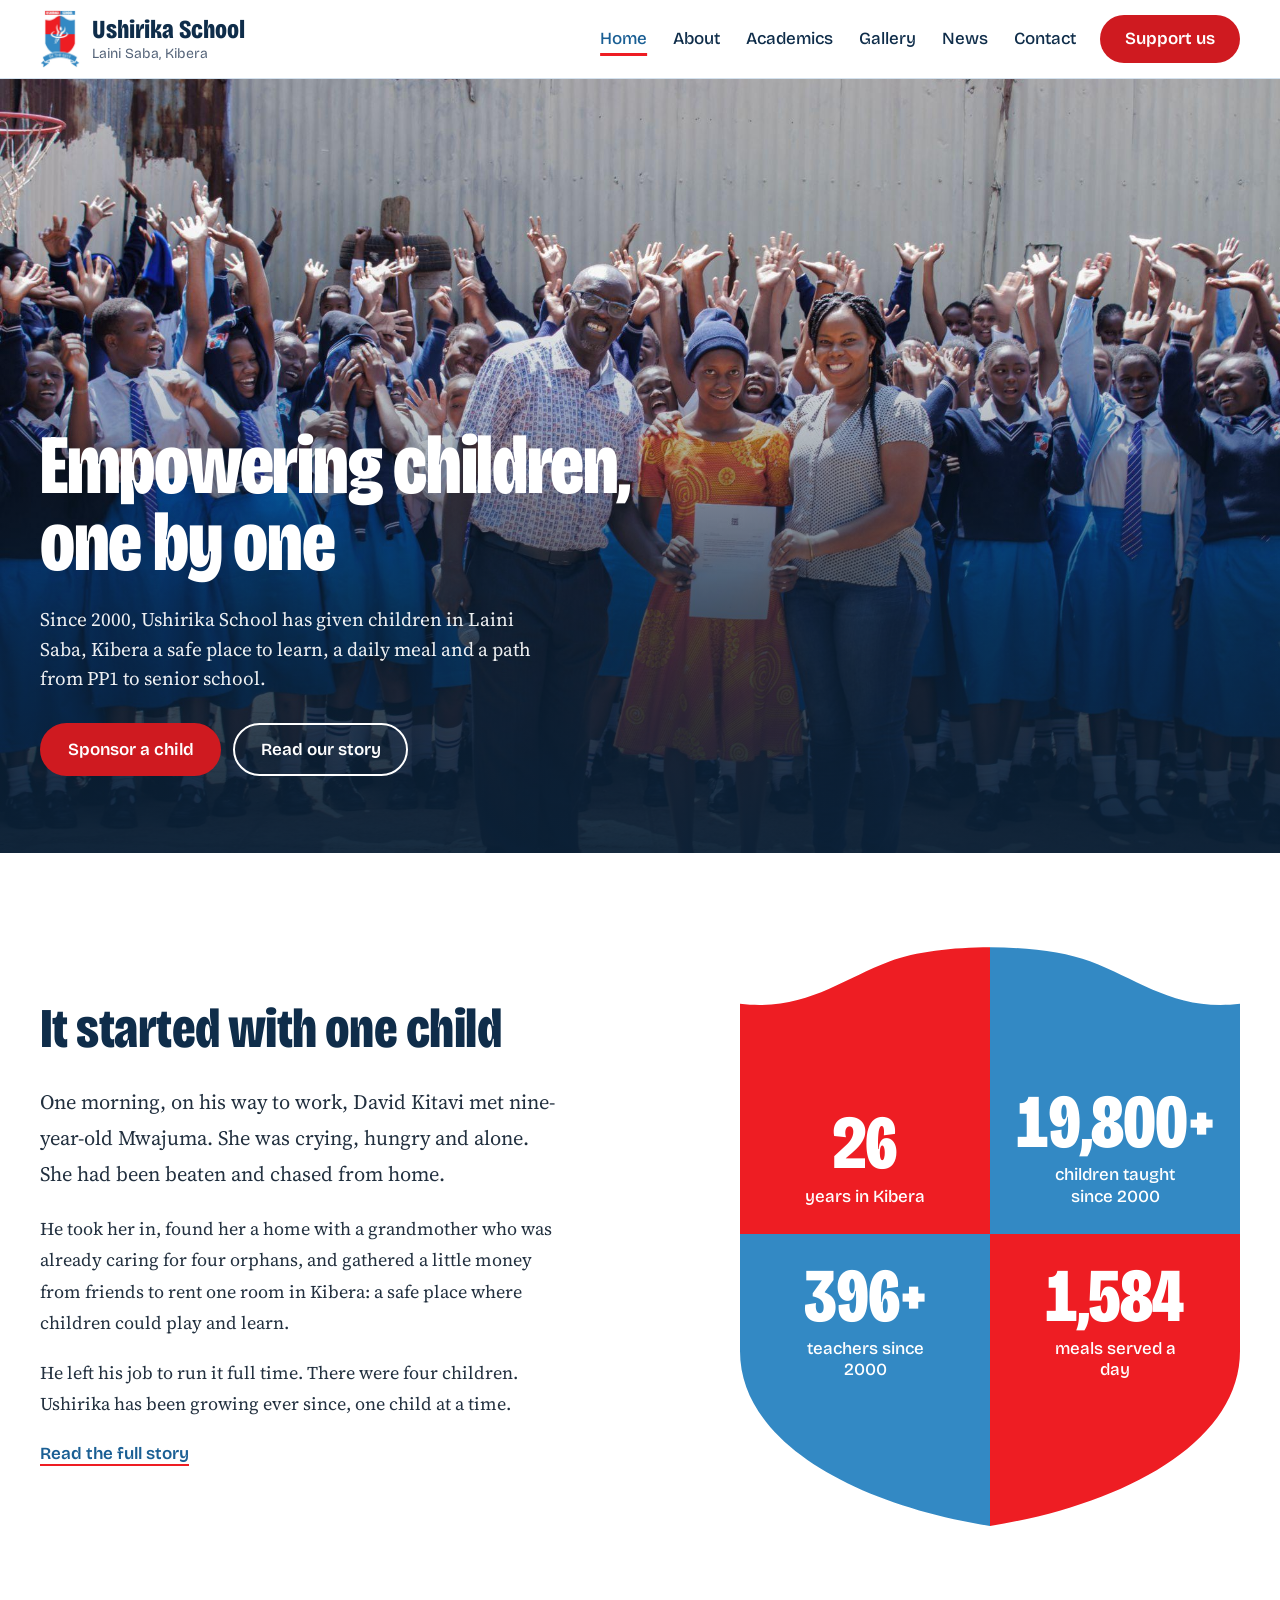
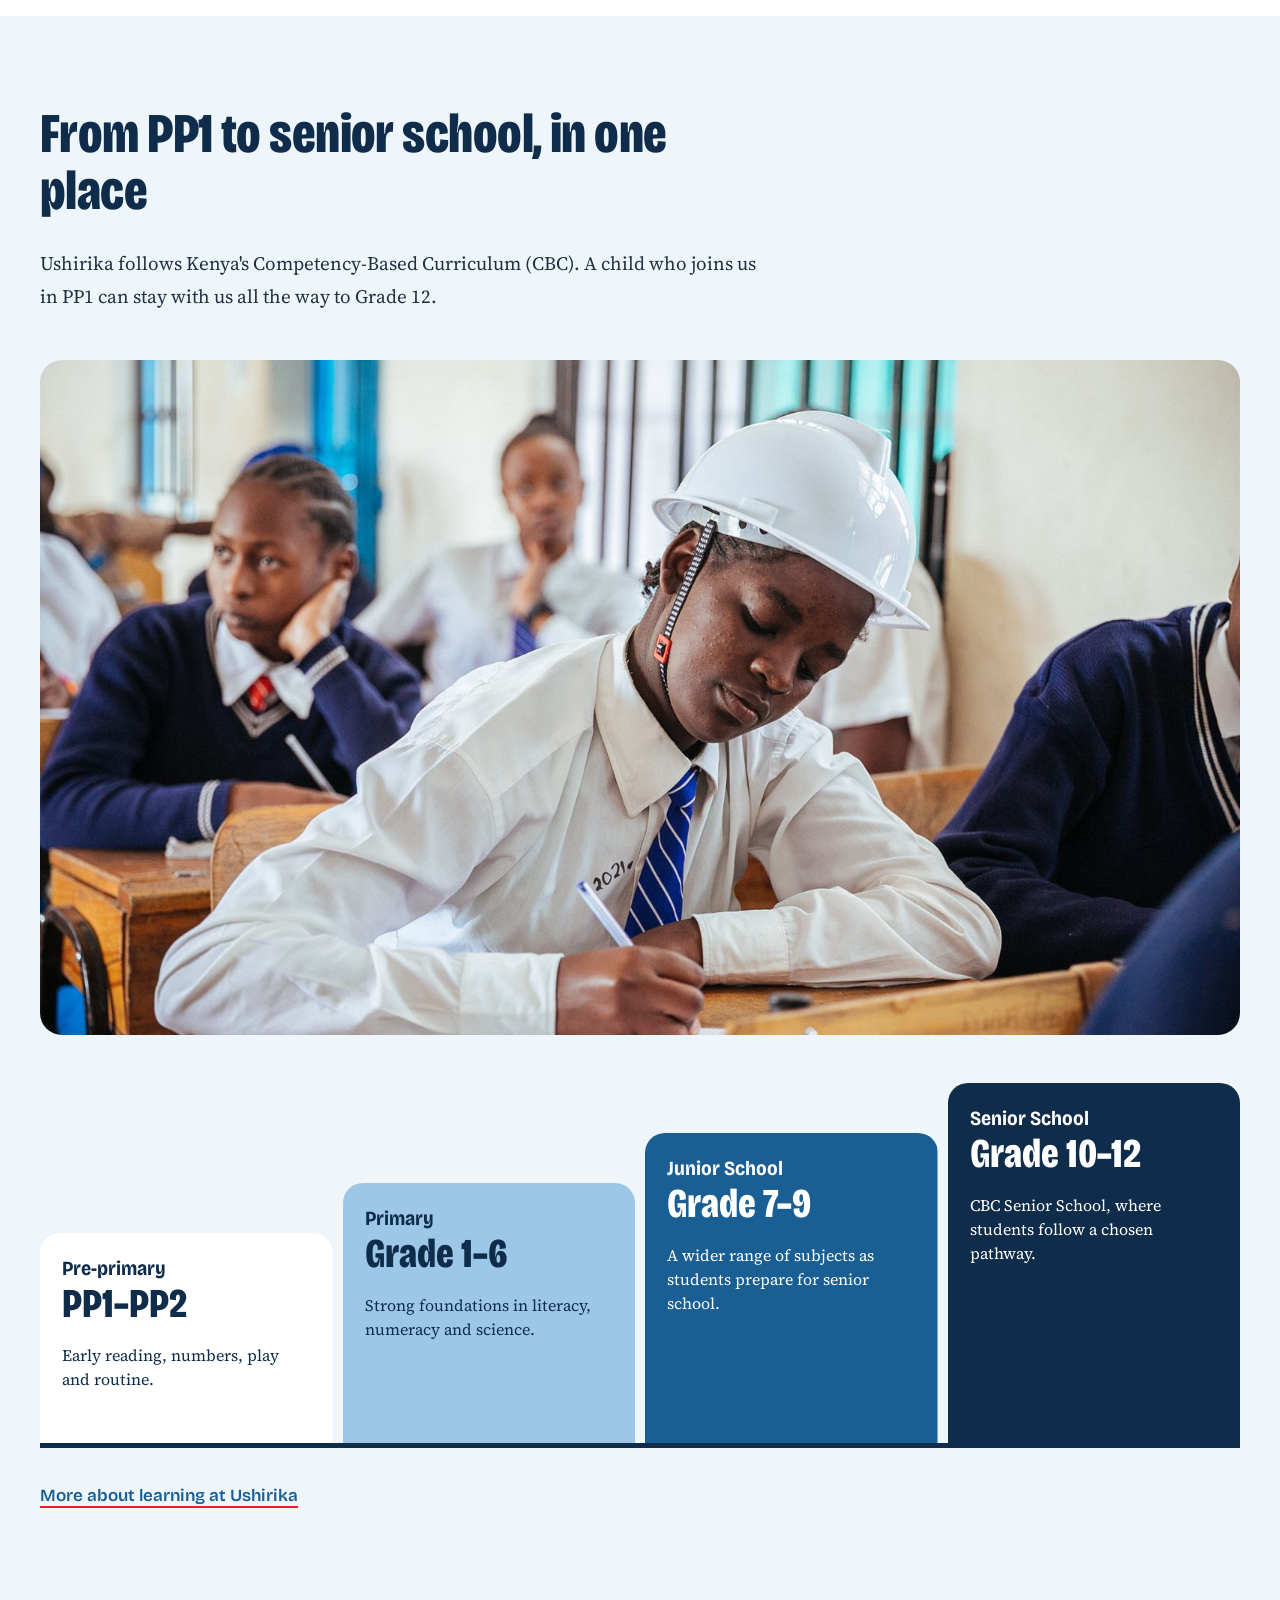
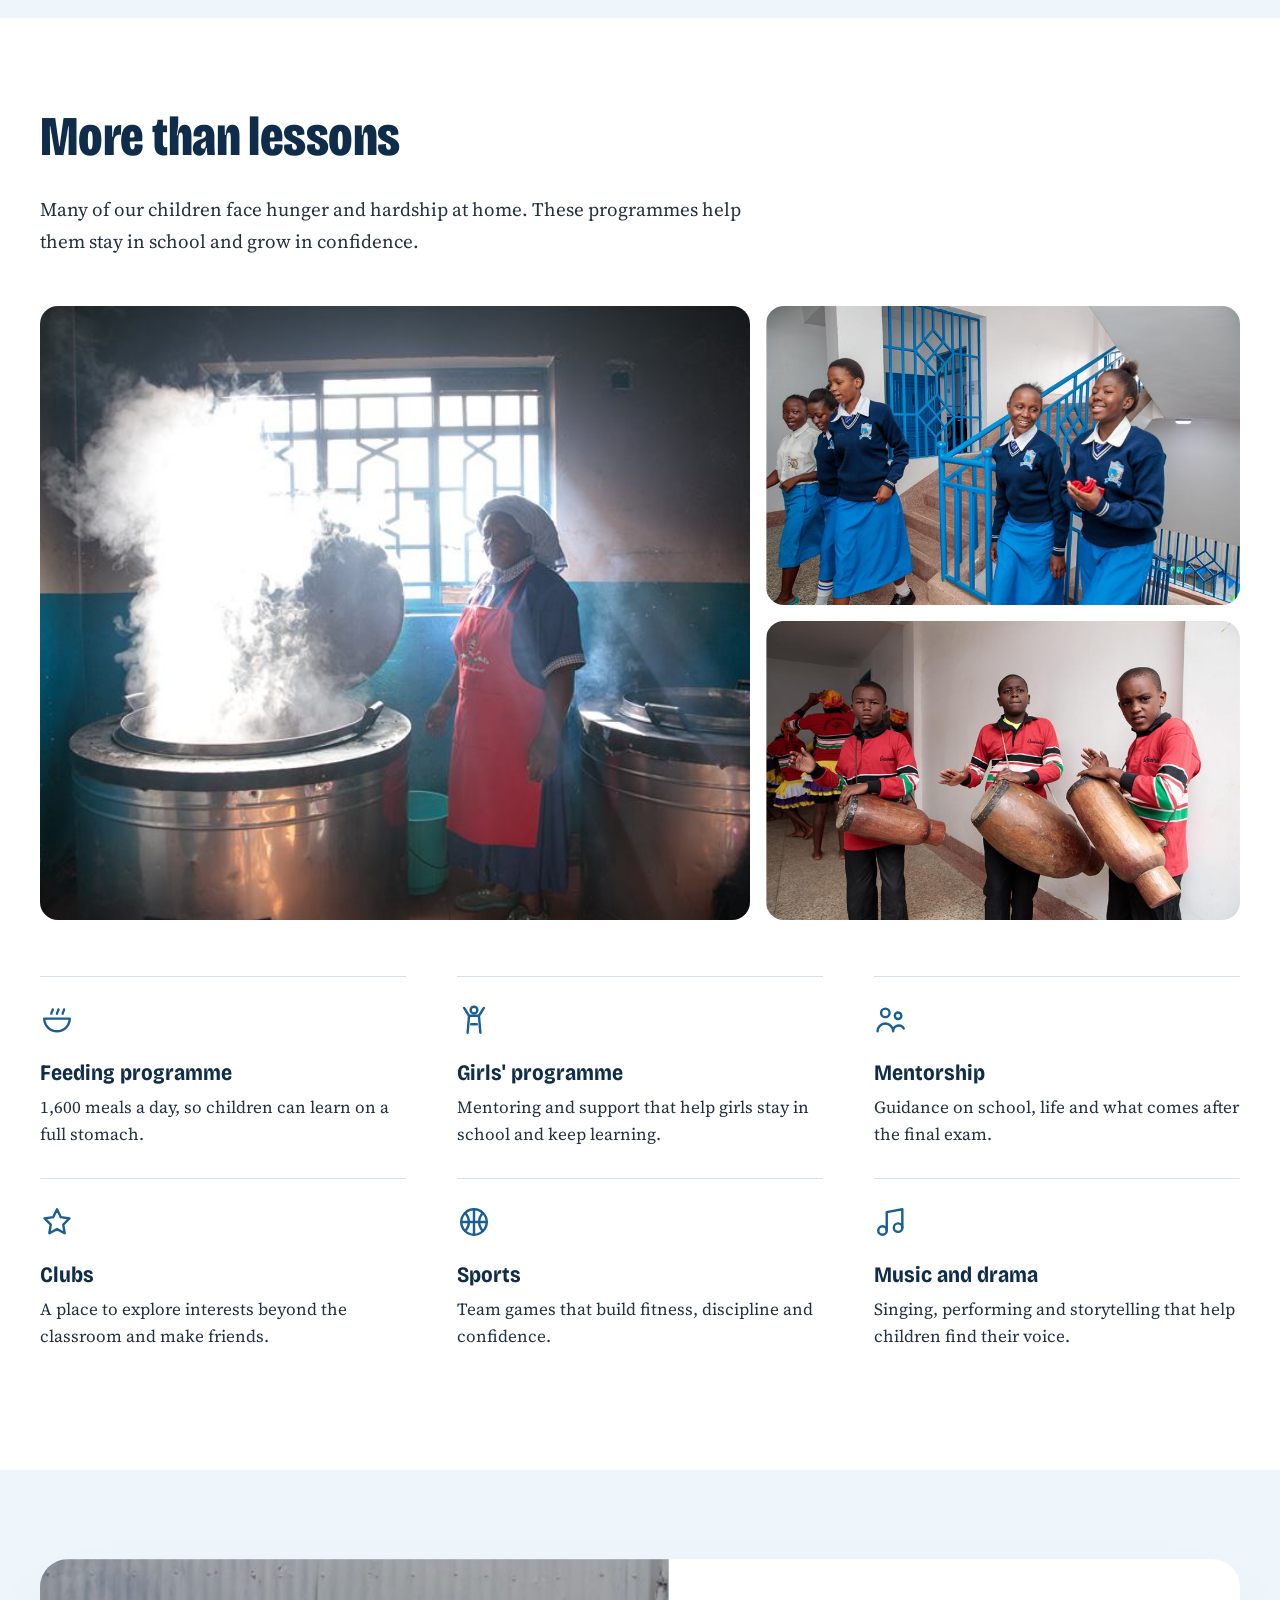
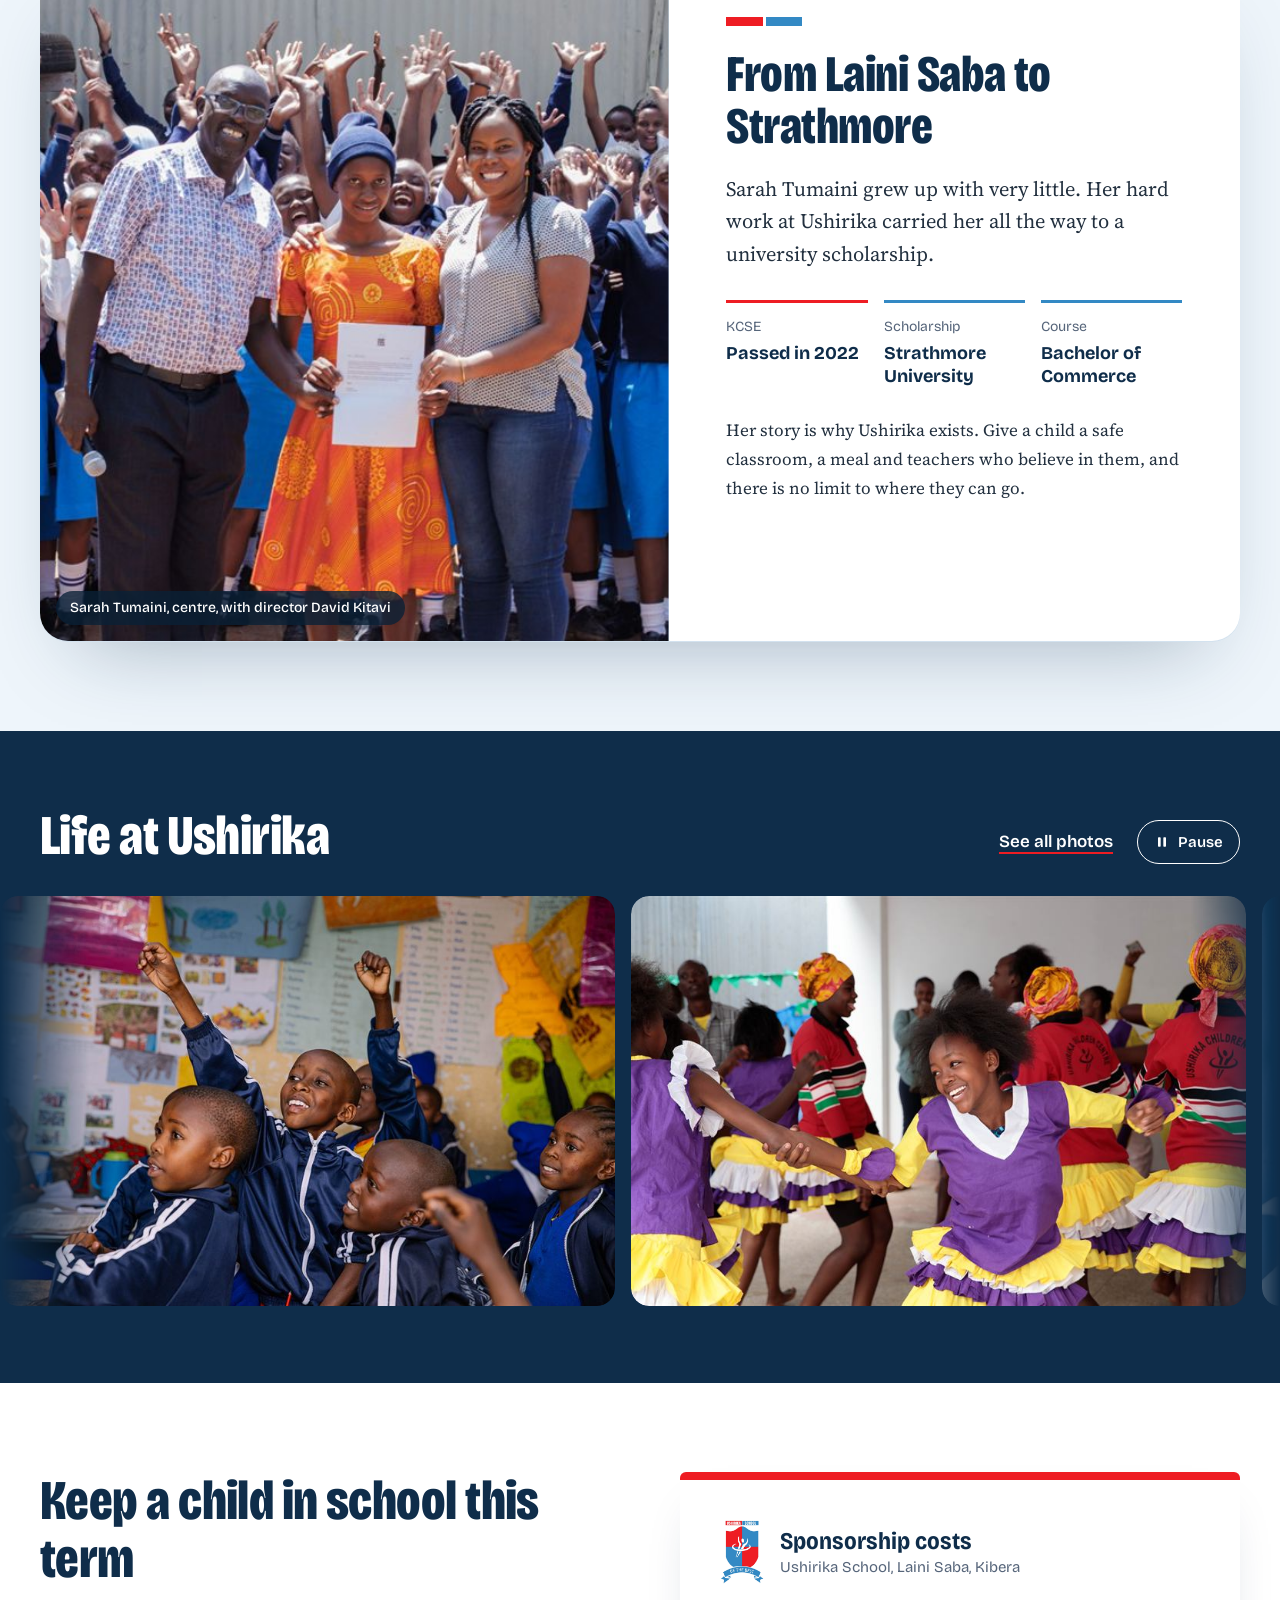
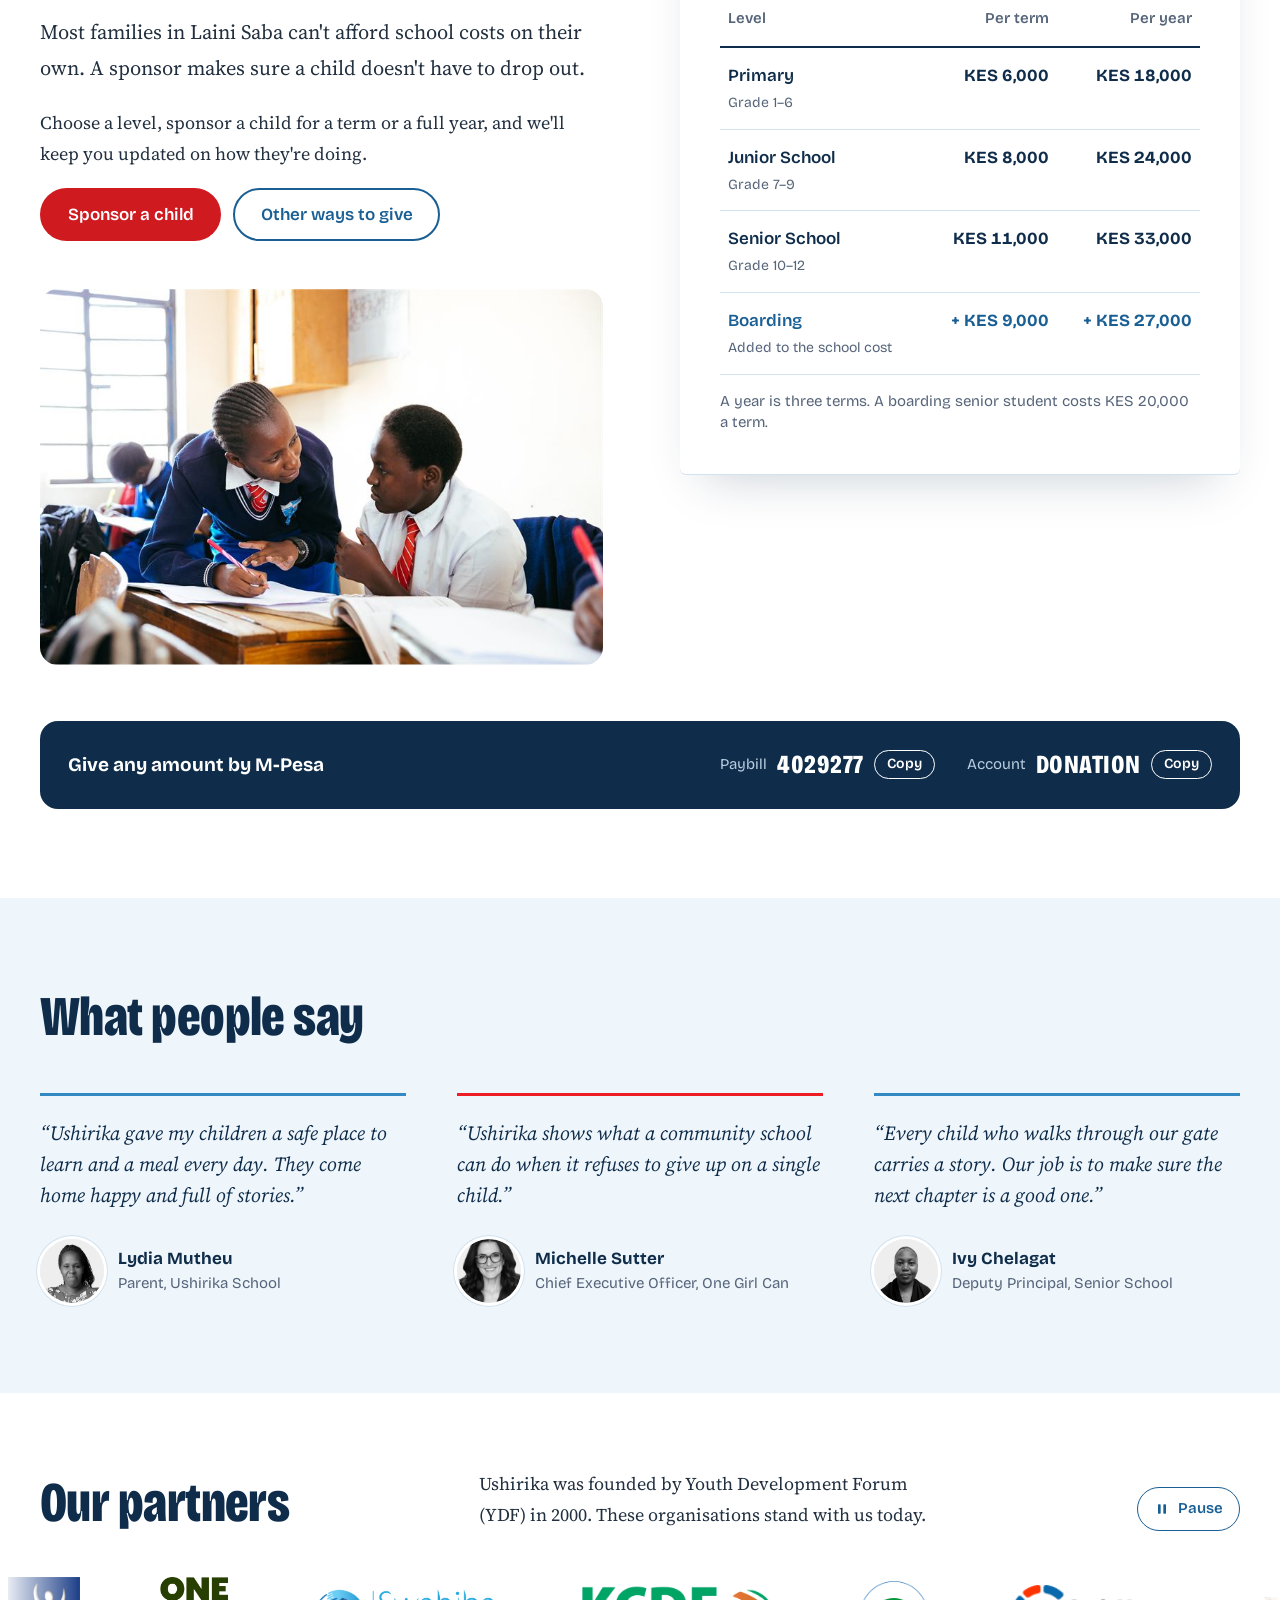
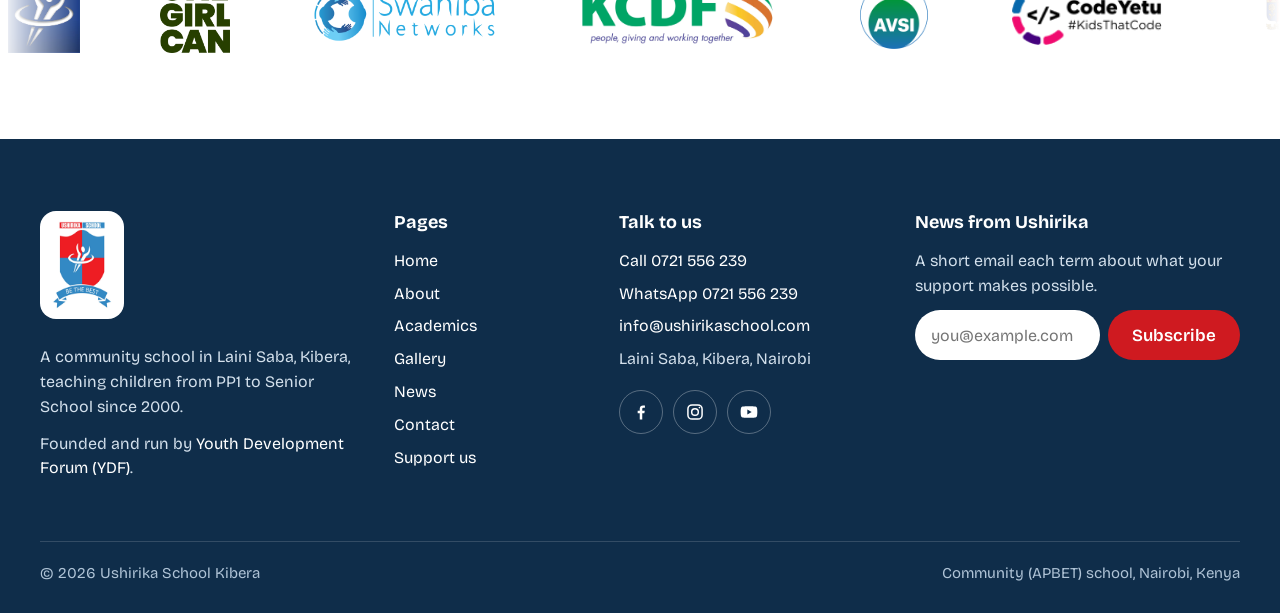
<file: index.html>
<!doctype html>
<html lang="en">
<head>
  <meta charset="utf-8">
  <meta name="viewport" content="width=device-width, initial-scale=1">
  <title>Ushirika School Kibera | Empowering children one by one</title>
  <meta name="description" content="Ushirika School is a community school in Laini Saba, Kibera, Nairobi, teaching children from PP1 to Senior School since 2000. Sponsor a child or give by M-Pesa.">
  <link rel="canonical" href="https://ushirikaschool.com/">
  <meta property="og:url" content="https://ushirikaschool.com/">
  <meta property="og:site_name" content="Ushirika School Kibera">
  <meta property="og:type" content="website">
  <meta property="og:title" content="Ushirika School Kibera">
  <meta property="og:description" content="A community school in Laini Saba, Kibera, teaching children from PP1 to Senior School since 2000.">
  <meta property="og:image" content="https://ushirikaschool.com/assets/img/og-image.jpg">
  <meta name="twitter:card" content="summary_large_image">
  <meta name="theme-color" content="#0F2D4A">
  <link rel="icon" type="image/png" sizes="32x32" href="assets/img/favicon-32.png">
  <link rel="apple-touch-icon" href="assets/img/apple-touch-icon.png">
  <link rel="preconnect" href="https://fonts.googleapis.com">
  <link rel="preconnect" href="https://fonts.gstatic.com" crossorigin>
  <link rel="stylesheet" href="https://fonts.googleapis.com/css2?family=Bricolage+Grotesque:opsz,wdth,wght@12..96,75..100,400..800&family=Source+Serif+4:ital,opsz,wght@0,8..60,400..700;1,8..60,400..700&display=swap">
  <link rel="stylesheet" href="css/style.css">
  <link rel="preload" as="image" href="assets/img/hero-1200.jpg" imagesrcset="assets/img/hero-800.jpg 800w, assets/img/hero-1200.jpg 1200w, assets/img/hero-2000.jpg 2000w" imagesizes="100vw">
  <script type="application/ld+json">
  {
    "@context": "https://schema.org",
    "@type": "School",
    "name": "Ushirika School Kibera",
    "url": "https://ushirikaschool.com/",
    "logo": "https://ushirikaschool.com/assets/img/logo-large.png",
    "foundingDate": "2000",
    "telephone": "+254721556239",
    "email": "info@ushirikaschool.com",
    "address": { "@type": "PostalAddress", "streetAddress": "Laini Saba, Kibera", "addressLocality": "Nairobi", "addressCountry": "KE" },
    "geo": { "@type": "GeoCoordinates", "latitude": -1.3122093, "longitude": 36.7940074 },
    "parentOrganization": { "@type": "NGO", "name": "Youth Development Forum (YDF)", "url": "https://ydfkenya.org/" },
    "sameAs": [
      "https://www.facebook.com/UshirikaChildrenKibera",
      "https://www.instagram.com/ushirika_school/",
      "https://www.youtube.com/@ushirikaschoolkibera3655"
    ]
  }
  </script>
</head>
<body data-page="home">
<div id="site-header"></div>
<script src="js/site.js"></script>

<!-- Shape of the school crest, used to cut the counters into a shield -->
<svg width="0" height="0" style="position:absolute" aria-hidden="true" focusable="false">
  <defs>
    <clipPath id="crest-clip" clipPathUnits="objectBoundingBox">
      <path d="M0,0.105 C0.13,0.118 0.2,0.064 0.3,0.032 C0.4,0 0.6,0 0.7,0.032 C0.8,0.064 0.87,0.118 1,0.105 L1,0.7 C1,0.86 0.76,0.965 0.5,1 C0.24,0.965 0,0.86 0,0.7 Z"/>
    </clipPath>
  </defs>
</svg>

<main id="main">

  <section class="hero">
    <img class="hero__img"
         src="assets/img/hero-1200.jpg"
         srcset="assets/img/hero-800.jpg 800w, assets/img/hero-1200.jpg 1200w, assets/img/hero-2000.jpg 2000w"
         sizes="100vw" width="2000" height="1333" fetchpriority="high"
         alt="Ushirika students in blue uniforms cheer with their arms raised behind Sarah Tumaini, in an orange dress, who holds a letter between director David Kitavi and another adult">
    <div class="wrap hero__content">
      <h1>Empowering children,<br> one by one</h1>
      <p class="hero__sub">Since 2000, Ushirika School has given children in Laini Saba, Kibera a safe place to learn, a daily meal and a path from PP1 to senior school.</p>
      <div class="btn-row">
        <a class="btn btn--red" href="support.html#sponsor">Sponsor a child</a>
        <a class="btn btn--light" href="about.html">Read our story</a>
      </div>
    </div>
  </section>

  <section class="section" aria-labelledby="origin-title">
    <div class="wrap origin">
      <div class="prose">
        <h2 id="origin-title">It started with one child</h2>
        <p class="lede">One morning, on his way to work, David Kitavi met nine-year-old Mwajuma. She was crying, hungry and alone. She had been beaten and chased from home.</p>
        <p>He took her in, found her a home with a grandmother who was already caring for four orphans, and gathered a little money from friends to rent one room in Kibera: a safe place where children could play and learn.</p>
        <p>He left his job to run it full time. There were four children. Ushirika has been growing ever since, one child at a time.</p>
        <a class="text-link" href="about.html">Read the full story</a>
      </div>
      <div>
        <ul class="crest" aria-label="Ushirika in numbers">
          <li>
            <span class="crest__num" data-count="years" aria-hidden="true">26</span>
            <span class="crest__label"><span class="sr-only"><span data-years>26</span> </span>years in Kibera</span>
          </li>
          <li>
            <span class="crest__num" data-count="20000" data-suffix="+" aria-hidden="true">20,000+</span>
            <span class="crest__label"><span class="sr-only">More than 20,000 </span>children taught since 2000</span>
          </li>
          <li>
            <span class="crest__num" data-count="400" data-suffix="+" aria-hidden="true">400+</span>
            <span class="crest__label"><span class="sr-only">More than 400 </span>teachers since 2000</span>
          </li>
          <li>
            <span class="crest__num" data-count="1600" aria-hidden="true">1,600</span>
            <span class="crest__label"><span class="sr-only">1,600 </span>meals served a day</span>
          </li>
        </ul>
      </div>
    </div>
  </section>

  <section class="section section--chalk" aria-labelledby="classes-title">
    <div class="wrap">
      <div class="section-head">
        <h2 id="classes-title">From PP1 to senior school, in one place</h2>
        <p>Ushirika follows Kenya's Competency-Based Curriculum (CBC). A child who joins us in PP1 can stay with us all the way to Grade 12.</p>
      </div>
      <figure class="wide-photo">
        <img src="assets/gallery/photo-34.jpg" srcset="assets/gallery/photo-34-small.jpg 800w, assets/gallery/photo-34.jpg 1600w" sizes="(max-width: 1360px) 100vw, 1320px" width="1600" height="1067" loading="lazy"
             alt="A student wearing a white hard hat writes at a desk during class, with classmates in navy sweaters behind">
      </figure>
      <ol class="ladder">
        <li>
          <h3>Pre-primary</h3>
          <p class="ladder__grades">PP1–PP2</p>
          <p>Early reading, numbers, play and routine.</p>
        </li>
        <li>
          <h3>Primary</h3>
          <p class="ladder__grades">Grade 1–6</p>
          <p>Strong foundations in literacy, numeracy and science.</p>
        </li>
        <li>
          <h3>Junior School</h3>
          <p class="ladder__grades">Grade 7–9</p>
          <p>A wider range of subjects as students prepare for senior school.</p>
        </li>
        <li>
          <h3>Senior School</h3>
          <p class="ladder__grades">Grade 10–12</p>
          <p>CBC Senior School, where students follow a chosen pathway.</p>
        </li>
      </ol>
      <p style="margin-top:32px"><a class="text-link" href="academics.html">More about learning at Ushirika</a></p>
    </div>
  </section>

  <section class="section" aria-labelledby="programmes-title">
    <div class="wrap">
      <div class="section-head">
        <h2 id="programmes-title">More than lessons</h2>
        <p>Many of our children face hunger and hardship at home. These programmes help them stay in school and grow in confidence.</p>
      </div>
      <div class="photo-row">
        <figure>
          <img src="assets/gallery/photo-22-small.jpg" srcset="assets/gallery/photo-22-small.jpg 800w, assets/gallery/photo-22.jpg 1600w" sizes="(max-width: 700px) 100vw, 400px" width="800" height="533" loading="lazy"
               alt="A cook in a red apron stands beside large steaming cooking pots in the school kitchen">
        </figure>
        <figure>
          <img src="assets/gallery/photo-42-small.jpg" srcset="assets/gallery/photo-42-small.jpg 800w, assets/gallery/photo-42.jpg 1600w" sizes="(max-width: 700px) 100vw, 400px" width="800" height="533" loading="lazy"
               alt="Girls in navy sweaters and blue skirts laugh together on a staircase with blue railings">
        </figure>
        <figure>
          <img src="assets/gallery/photo-35-small.jpg" srcset="assets/gallery/photo-35-small.jpg 800w, assets/gallery/photo-35.jpg 1600w" sizes="(max-width: 700px) 100vw, 400px" width="800" height="533" loading="lazy"
               alt="Three boys in red and green tops play large traditional drums">
        </figure>
      </div>
      <!-- CHECK: David, confirm these short descriptions match what each programme does. -->
      <ul class="programmes">
        <li>
          <svg viewBox="0 0 24 24" fill="none" stroke="currentColor" stroke-width="1.7" stroke-linecap="round" stroke-linejoin="round" aria-hidden="true"><path d="M3 11h18a9 9 0 0 1-18 0Z"/><path d="M8 7.5c0-1.3 1-1.7 1-3M12 7.5c0-1.3 1-1.7 1-3M16 7.5c0-1.3 1-1.7 1-3"/></svg>
          <h3>Feeding programme</h3>
          <p>1,600 meals a day, so children can learn on a full stomach.</p>
        </li>
        <li>
          <svg viewBox="0 0 24 24" fill="none" stroke="currentColor" stroke-width="1.7" stroke-linecap="round" stroke-linejoin="round" aria-hidden="true"><circle cx="12" cy="5" r="2.4"/><path d="M5 3.5l3.5 5.5h7L19 3.5M8.5 9l-1 12M15.5 9l1 12M10 15h4"/></svg>
          <h3>Girls' programme</h3>
          <p>Mentoring and support that help girls stay in school and keep learning.</p>
        </li>
        <li>
          <svg viewBox="0 0 24 24" fill="none" stroke="currentColor" stroke-width="1.7" stroke-linecap="round" stroke-linejoin="round" aria-hidden="true"><circle cx="8" cy="7" r="3"/><circle cx="17" cy="9" r="2.3"/><path d="M2.5 20a5.5 5.5 0 0 1 11 0M13.5 20a4 4 0 0 1 7.5-2"/></svg>
          <h3>Mentorship</h3>
          <p>Guidance on school, life and what comes after the final exam.</p>
        </li>
        <li>
          <svg viewBox="0 0 24 24" fill="none" stroke="currentColor" stroke-width="1.7" stroke-linejoin="round" aria-hidden="true"><path d="M12 3l2.7 5.6 6.1.9-4.4 4.3 1 6.1L12 17l-5.4 2.9 1-6.1-4.4-4.3 6.1-.9Z"/></svg>
          <h3>Clubs</h3>
          <p>A place to explore interests beyond the classroom and make friends.</p>
        </li>
        <li>
          <svg viewBox="0 0 24 24" fill="none" stroke="currentColor" stroke-width="1.7" stroke-linecap="round" aria-hidden="true"><circle cx="12" cy="12" r="9"/><path d="M12 3v18M3 12h18M5.8 5.8c3.4 3.4 3.4 9 0 12.4M18.2 5.8c-3.4 3.4-3.4 9 0 12.4"/></svg>
          <h3>Sports</h3>
          <p>Team games that build fitness, discipline and confidence.</p>
        </li>
        <li>
          <svg viewBox="0 0 24 24" fill="none" stroke="currentColor" stroke-width="1.7" stroke-linecap="round" stroke-linejoin="round" aria-hidden="true"><path d="M9 18V5l11-2v13"/><circle cx="6" cy="18" r="3"/><circle cx="17" cy="16" r="3"/></svg>
          <h3>Music and drama</h3>
          <p>Singing, performing and storytelling that help children find their voice.</p>
        </li>
      </ul>
    </div>
  </section>

  <section class="section section--chalk" aria-labelledby="sarah-title">
    <div class="wrap">
      <article class="story-card">
        <figure class="story-card__photo">
          <img src="assets/img/sarah-feature.jpg"
               srcset="assets/img/sarah-feature-800.jpg 800w, assets/img/sarah-feature.jpg 1320w"
               sizes="(max-width: 900px) 100vw, 680px" width="1320" height="990" loading="lazy"
               alt="Sarah Tumaini, in an orange dress, holds a letter beside director David Kitavi and another adult, as Ushirika students cheer behind them">
          <figcaption>Sarah Tumaini, centre, with director David Kitavi</figcaption>
        </figure>
        <div class="story-card__body">
          <span class="mark" aria-hidden="true"></span>
          <h2 id="sarah-title">From Laini Saba to Strathmore</h2>
          <p class="lede">Sarah Tumaini grew up with very little. Her hard work at Ushirika carried her all the way to a university scholarship.</p>
          <dl class="facts">
            <div><dt>KCSE</dt><dd>Passed in 2022</dd></div>
            <div><dt>Scholarship</dt><dd>Strathmore University</dd></div>
            <div><dt>Course</dt><dd>Bachelor of Commerce</dd></div>
          </dl>
          <p>Her story is why Ushirika exists. Give a child a safe classroom, a meal and teachers who believe in them, and there is no limit to where they can go.</p>
          <a class="btn btn--red" href="support.html#sponsor">Sponsor a student like Sarah</a>
        </div>
      </article>
    </div>
  </section>

  <section class="section section--tight filmstrip" aria-labelledby="life-title">
    <div class="wrap">
      <div class="strip-head">
        <h2 id="life-title">Life at Ushirika</h2>
        <div class="strip-head__actions">
          <a class="text-link" href="gallery.html">See all photos</a>
          <button class="marquee-toggle" type="button" aria-controls="photo-strip" aria-label="Pause the moving photos">
          <svg class="i-pause" viewBox="0 0 24 24" fill="currentColor" aria-hidden="true"><rect x="6" y="5" width="4" height="14" rx="1"/><rect x="14" y="5" width="4" height="14" rx="1"/></svg>
          <svg class="i-play" viewBox="0 0 24 24" fill="currentColor" aria-hidden="true"><path d="M8 5.5v13a1 1 0 0 0 1.5.86l10-6.5a1 1 0 0 0 0-1.72l-10-6.5A1 1 0 0 0 8 5.5Z"/></svg>
          <span>Pause</span>
        </button>
        </div>
      </div>
    </div>
    <div class="marquee marquee--photos" id="photo-strip">
      <div class="marquee__track">
        <a href="gallery.html"><img src="assets/gallery/photo-21-small.jpg" width="800" height="533" loading="lazy" alt="Young boys in navy tracksuits raise their hands eagerly in a classroom covered in posters"></a>
        <a href="gallery.html"><img src="assets/gallery/photo-23-small.jpg" width="800" height="533" loading="lazy" alt="Dancers in bright purple and yellow costumes hold hands and spin in a dance"></a>
        <a href="gallery.html"><img src="assets/gallery/photo-01-small.jpg" width="800" height="533" loading="lazy" alt="Two students in navy uniforms use a microscope in a science lab"></a>
        <a href="gallery.html"><img src="assets/gallery/photo-10-small.jpg" width="800" height="533" loading="lazy" alt="Three students lean over a rooftop wall, with the roofs of Kibera behind them"></a>
        <a href="gallery.html"><img src="assets/gallery/photo-15-small.jpg" width="800" height="533" loading="lazy" alt="Pupils in blue sweaters laugh together in a classroom"></a>
        <a href="gallery.html"><img src="assets/gallery/photo-02-small.jpg" width="800" height="800" loading="lazy" alt="Two smiling girls in navy sweaters stand arm in arm"></a>
        <a href="gallery.html"><img src="assets/gallery/photo-35-small.jpg" width="800" height="533" loading="lazy" alt="Three boys in red and green tops play large traditional drums"></a>
        <a href="gallery.html"><img src="assets/gallery/photo-40-small.jpg" width="800" height="533" loading="lazy" alt="Students in blue uniforms gather in a courtyard decorated with bunting"></a>
        <a href="gallery.html"><img src="assets/gallery/photo-12-small.jpg" width="800" height="533" loading="lazy" alt="A smiling student in a light blue T-shirt claps in class"></a>
        <a href="gallery.html"><img src="assets/gallery/photo-17-small.jpg" width="800" height="533" loading="lazy" alt="Seven young women in graduation gowns smile together on a lawn"></a>
        <a href="gallery.html"><img src="assets/gallery/photo-42-small.jpg" width="800" height="533" loading="lazy" alt="Girls in navy sweaters laugh together on a staircase"></a>
        <a href="gallery.html"><img src="assets/gallery/photo-43-small.jpg" width="800" height="585" loading="lazy" alt="Young pupils in blue sweaters reach up towards the camera"></a>
        <a href="gallery.html"><img src="assets/gallery/photo-30-small.jpg" width="800" height="533" loading="lazy" alt="Two girls in uniform laugh as they fix their hair in a mirror"></a>
        <a href="gallery.html"><img src="assets/gallery/photo-39-small.jpg" width="800" height="533" loading="lazy" alt="Dancers in purple and yellow perform in the courtyard"></a>
        <a href="gallery.html"><img src="assets/gallery/photo-13-small.jpg" width="800" height="533" loading="lazy" alt="Students welcome visitors with drums in a school corridor"></a>
        <a href="gallery.html"><img src="assets/gallery/photo-41-small.jpg" width="800" height="533" loading="lazy" alt="Two boys in blue sweaters share a laptop"></a>
        <a href="gallery.html"><img src="assets/gallery/photo-26-small.jpg" width="800" height="533" loading="lazy" alt="Students in hi-vis vests and hard hats take a selfie"></a>
        <a href="gallery.html"><img src="assets/gallery/photo-36-small.jpg" width="800" height="529" loading="lazy" alt="A large class photo in front of the school building"></a>
      </div>
    </div>
  </section>

  <section class="section" aria-labelledby="sponsor-title">
    <div class="wrap">
      <div class="sponsor">
        <div class="prose">
          <h2 id="sponsor-title">Keep a child in school this term</h2>
          <p class="lede">Most families in Laini Saba can't afford school costs on their own. A sponsor makes sure a child doesn't have to drop out.</p>
          <p>Choose a level, sponsor a child for a term or a full year, and we'll keep you updated on how they're doing.</p>
          <div class="btn-row">
            <a class="btn btn--red" href="support.html#sponsor">Sponsor a child</a>
            <a class="btn btn--ghost" href="support.html">Other ways to give</a>
          </div>
          <figure class="sponsor__photo">
            <img src="assets/gallery/photo-37-small.jpg" srcset="assets/gallery/photo-37-small.jpg 800w, assets/gallery/photo-37.jpg 1600w" sizes="(max-width: 960px) 100vw, 560px" width="800" height="533" loading="lazy"
                 alt="Two students lean over a desk to work through a problem together">
          </figure>
        </div>
        <div class="fee-sheet">
          <div class="fee-sheet__head">
            <img src="assets/img/logo.png" alt="" width="164" height="240">
            <div>
              <h3>Sponsorship costs</h3>
              <p>Ushirika School, Laini Saba, Kibera</p>
            </div>
          </div>
          <table class="fees">
            <caption class="sr-only">Cost to sponsor one child, in Kenya shillings</caption>
            <thead>
              <tr><th scope="col">Level</th><th scope="col" class="num">Per term<span class="cur-head"> (KES)</span></th><th scope="col" class="num">Per year<span class="cur-head"> (KES)</span></th></tr>
            </thead>
            <tbody>
              <tr><th scope="row">Primary<small>Grade 1–6</small></th><td class="num"><span class="cur">KES </span>6,000</td><td class="num"><span class="cur">KES </span>18,000</td></tr>
              <tr><th scope="row">Junior School<small>Grade 7–9</small></th><td class="num"><span class="cur">KES </span>8,000</td><td class="num"><span class="cur">KES </span>24,000</td></tr>
              <tr><th scope="row">Senior School<small>Grade 10–12</small></th><td class="num"><span class="cur">KES </span>11,000</td><td class="num"><span class="cur">KES </span>33,000</td></tr>
              <tr class="is-extra"><th scope="row">Boarding<small>Added to the school cost</small></th><td class="num">+ <span class="cur">KES </span>9,000</td><td class="num">+ <span class="cur">KES </span>27,000</td></tr>
            </tbody>
          </table>
          <p class="fee-sheet__foot">A year is three terms. A boarding senior student costs KES 20,000 a term.</p>
        </div>
      </div>

      <div class="paybill">
        <span class="paybill__title">Give any amount by <span class="nowrap">M-Pesa</span></span>
        <span class="paybill__item"><span>Paybill</span> <strong>4029277</strong> <button class="copy" type="button" data-copy="4029277">Copy</button></span>
        <span class="paybill__item"><span>Account</span> <strong>DONATION</strong> <button class="copy" type="button" data-copy="DONATION">Copy</button></span>
      </div>
    </div>
  </section>

  <section class="section section--chalk" aria-labelledby="voices-title">
    <div class="wrap">
      <div class="section-head">
        <h2 id="voices-title">What people say</h2>
      </div>
      <!-- Quotes approved by Lydia Mutheu, Michelle Sutter and Ivy Chelagat (confirmed by David, 2026-11-07).
           Round black-and-white photos are in assets/people/. -->
      <div class="quotes">
        <blockquote class="quote">
          <p>“Ushirika gave my children a safe place to learn and a meal every day. They come home happy and full of stories.”</p>
          <footer class="quote__by">
            <img class="quote__photo" src="assets/people/lydia-mutheu.png" width="400" height="400" loading="lazy" alt="">
            <span><strong>Lydia Mutheu</strong>Parent, Ushirika School</span>
          </footer>
        </blockquote>
        <blockquote class="quote">
          <p>“Ushirika shows what a community school can do when it refuses to give up on a single child.”</p>
          <footer class="quote__by">
            <img class="quote__photo" src="assets/people/michelle-sutter.png" width="400" height="400" loading="lazy" alt="">
            <span><strong>Michelle Sutter</strong>Chief Executive Officer, One Girl Can</span>
          </footer>
        </blockquote>
        <blockquote class="quote">
          <p>“Every child who walks through our gate carries a story. Our job is to make sure the next chapter is a good one.”</p>
          <footer class="quote__by">
            <img class="quote__photo" src="assets/people/ivy-chelagat.png" width="400" height="400" loading="lazy" alt="">
            <span><strong>Ivy Chelagat</strong>Deputy Principal, Senior School</span>
          </footer>
        </blockquote>
      </div>
    </div>
  </section>

  <section class="section section--tight" aria-labelledby="partners-title">
    <div class="wrap">
      <div class="partners-intro">
        <h2 id="partners-title">Our partners</h2>
        <p>Ushirika was founded by Youth Development Forum (YDF) in 2000. These organisations stand with us today.</p>
        <button class="marquee-toggle" type="button" aria-controls="partner-strip" aria-label="Pause the moving logos">
          <svg class="i-pause" viewBox="0 0 24 24" fill="currentColor" aria-hidden="true"><rect x="6" y="5" width="4" height="14" rx="1"/><rect x="14" y="5" width="4" height="14" rx="1"/></svg>
          <svg class="i-play" viewBox="0 0 24 24" fill="currentColor" aria-hidden="true"><path d="M8 5.5v13a1 1 0 0 0 1.5.86l10-6.5a1 1 0 0 0 0-1.72l-10-6.5A1 1 0 0 0 8 5.5Z"/></svg>
          <span>Pause</span>
        </button>
      </div>
    </div>
    <div class="marquee" id="partner-strip">
      <div class="marquee__track">
        <a href="https://ydfkenya.org/" aria-label="Youth Development Forum (YDF)"><img src="assets/partners/ydf.jpg" alt="Youth Development Forum (YDF)" class="logo--tall" width="447" height="470"></a>
        <a href="https://www.onegirlcan.com/" aria-label="One Girl Can"><img src="assets/partners/one-girl-can.png" alt="One Girl Can" class="logo--tall" width="500" height="548"></a>
        <a href="https://swahiba.org/" aria-label="Swahiba Networks"><img src="assets/partners/swahiba-networks.png" alt="Swahiba Networks" width="1200" height="380"></a>
        <a href="https://kcdf.or.ke/" aria-label="Kenya Community Development Foundation (KCDF)"><img src="assets/partners/kcdf.webp" alt="KCDF" width="2000" height="610"></a>
        <a href="https://www.avsi.org/en" aria-label="AVSI"><img src="assets/partners/avsi.png" alt="AVSI" class="logo--tall" width="180" height="180"></a>
        <a href="https://codeyetu.org/" aria-label="Code Yetu"><img src="assets/partners/code-yetu.png" alt="Code Yetu" width="143" height="57"></a>
        <a href="https://strathmore.edu/" aria-label="Strathmore University"><img src="assets/partners/strathmore-university.png" alt="Strathmore University" class="logo--padded" width="250" height="177"></a>
      </div>
    </div>
  </section>

</main>

<div id="site-footer"></div>
</body>
</html>
</file>
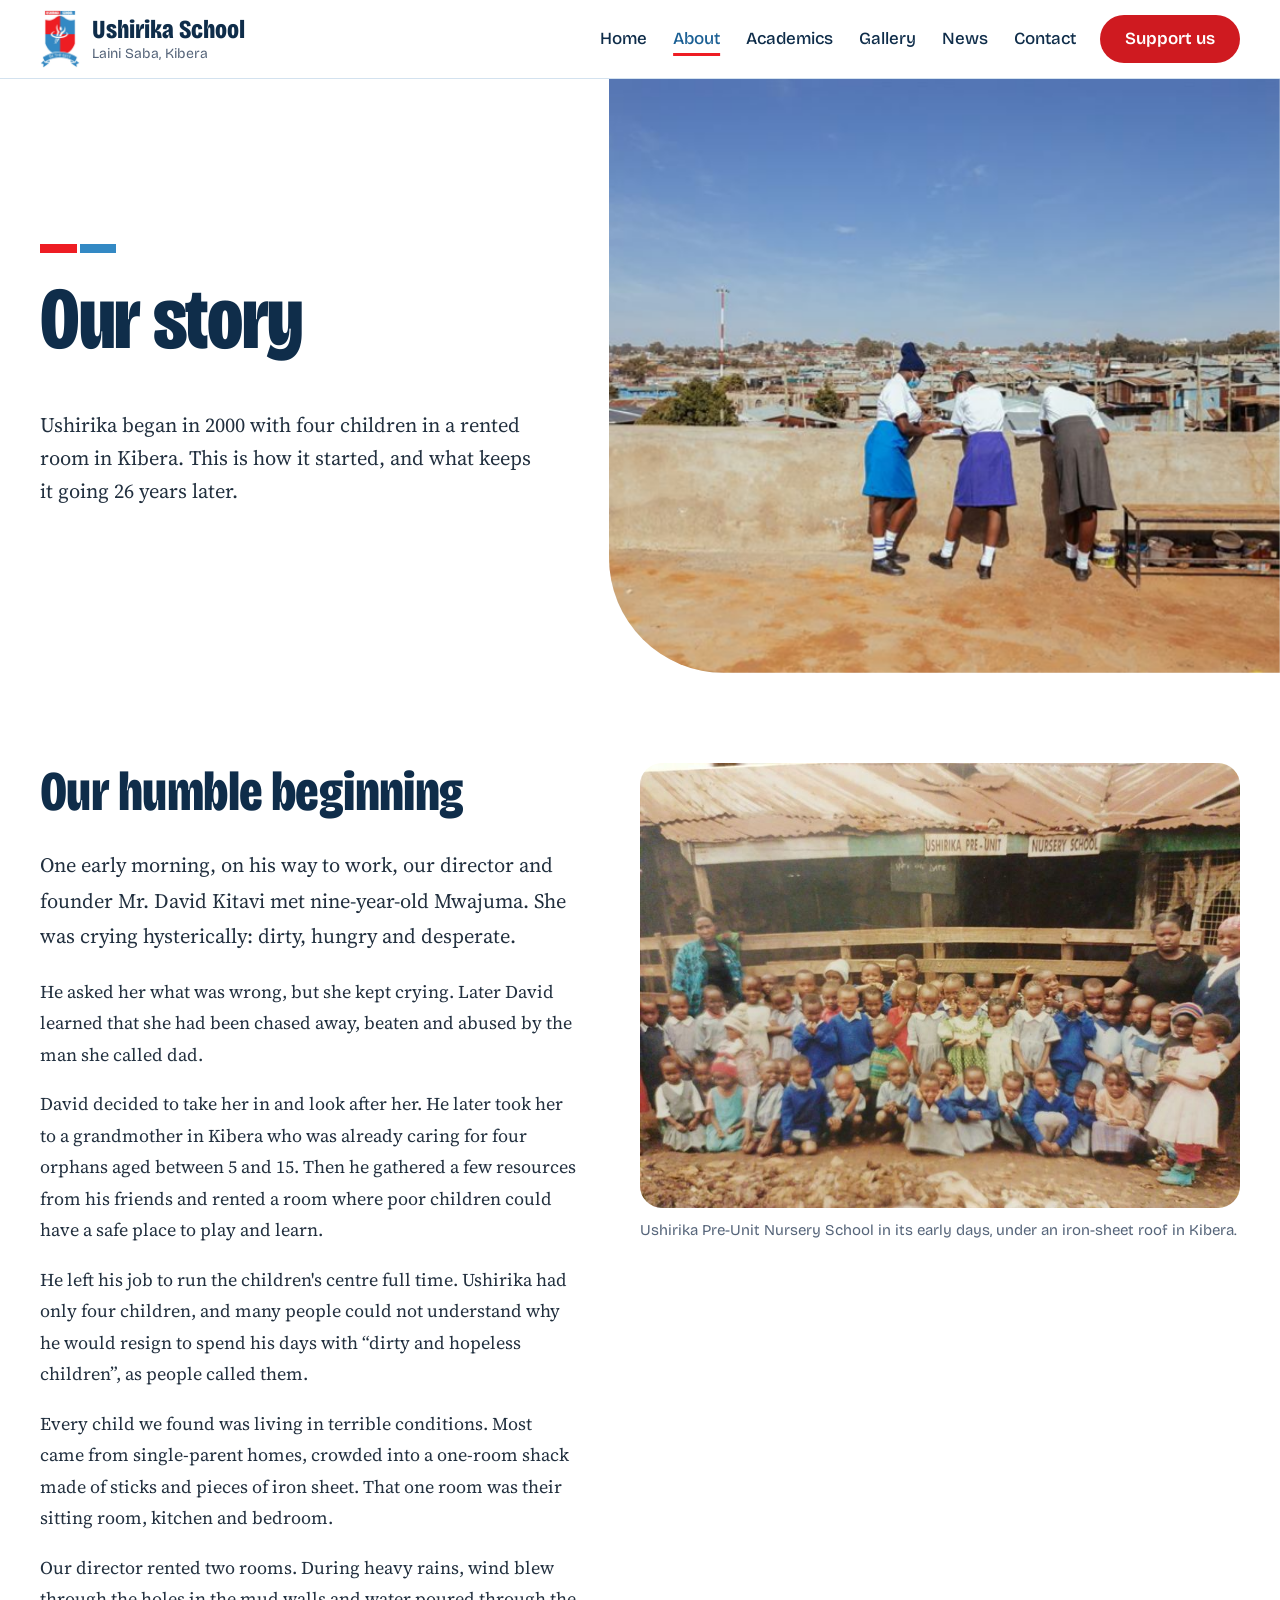
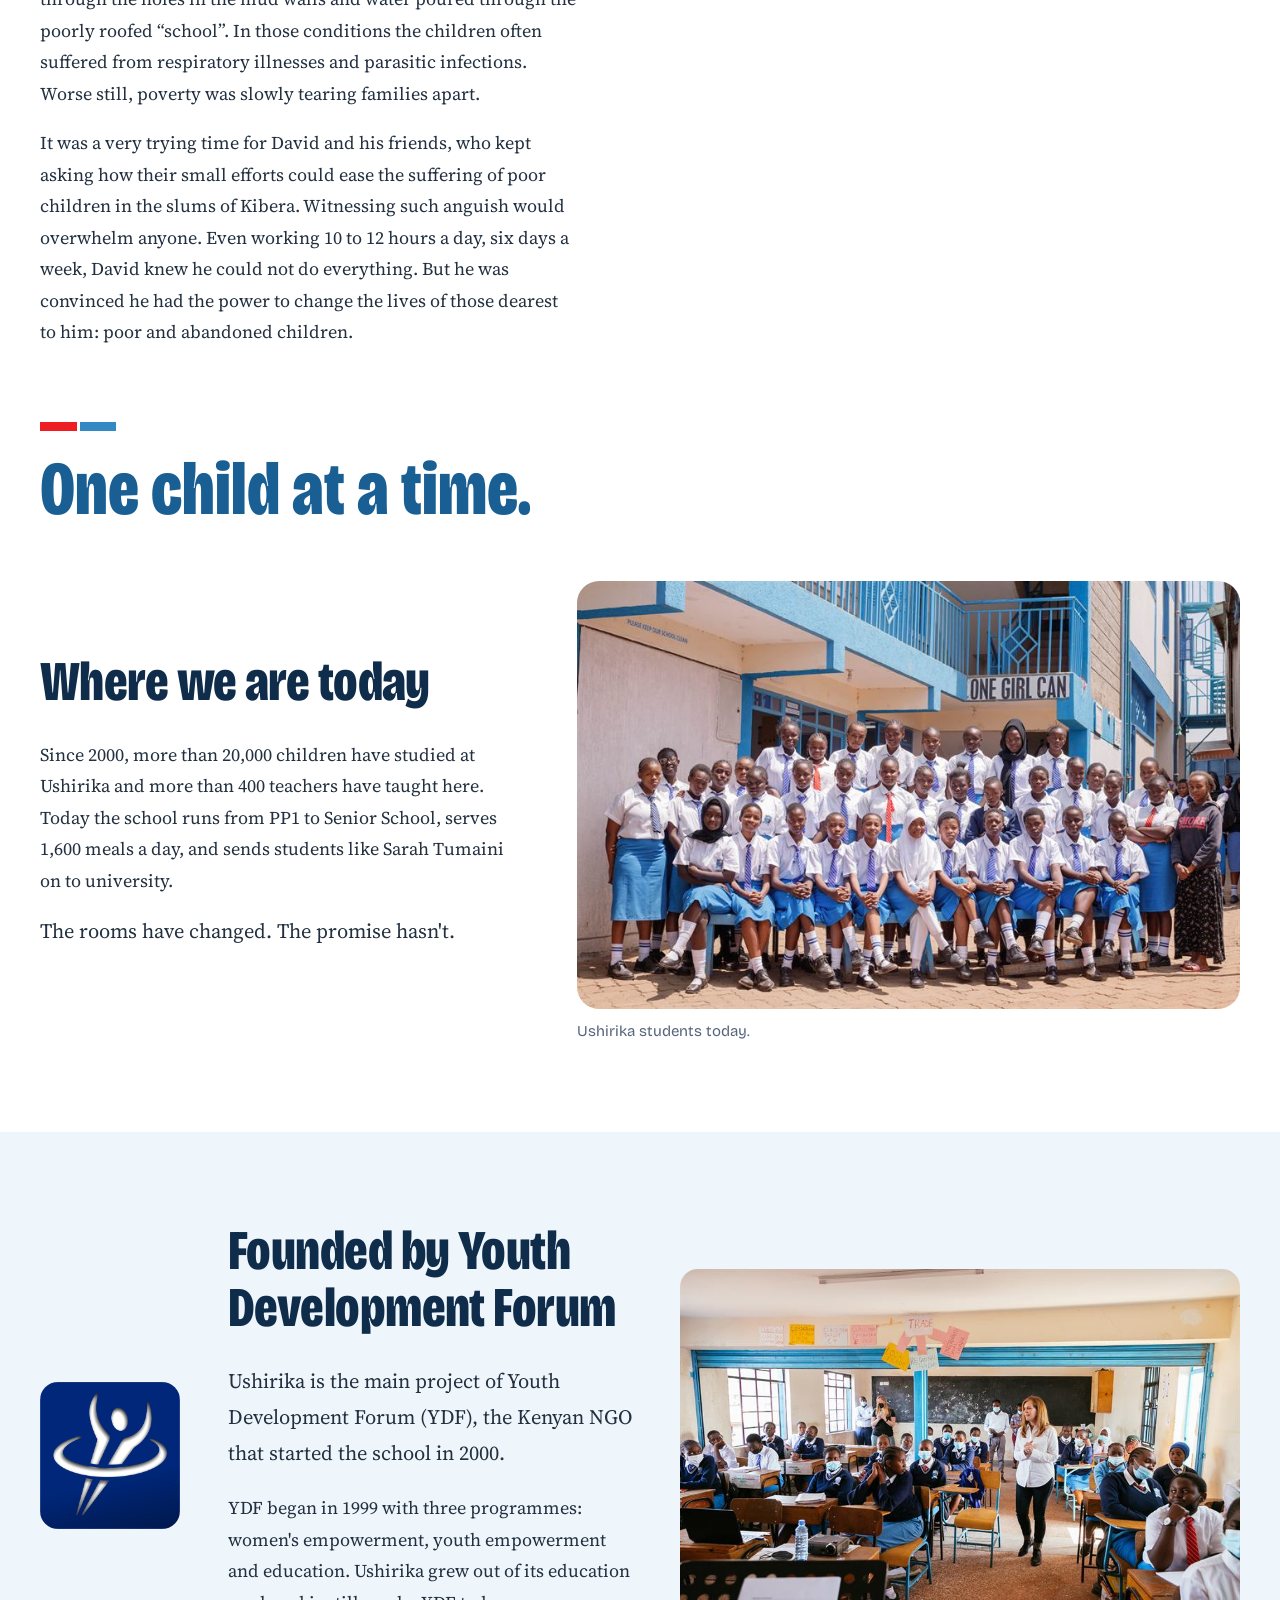
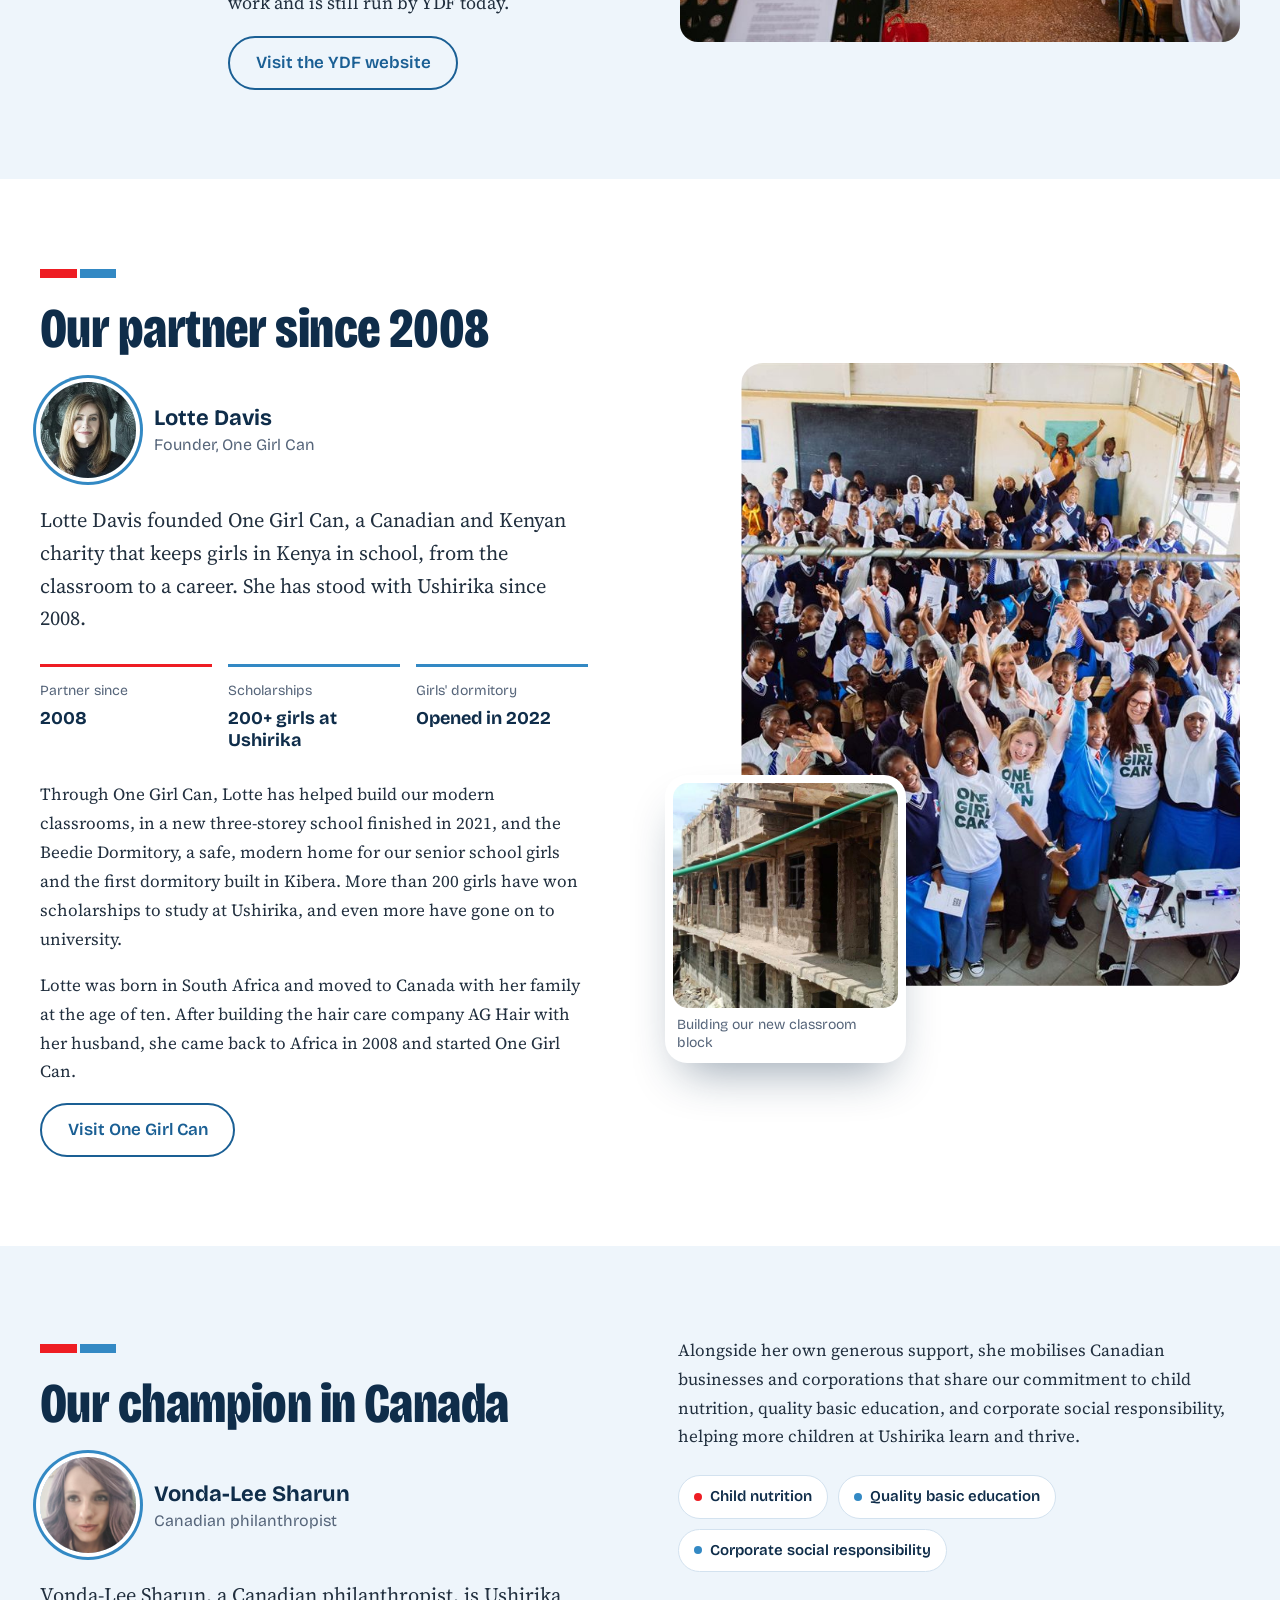
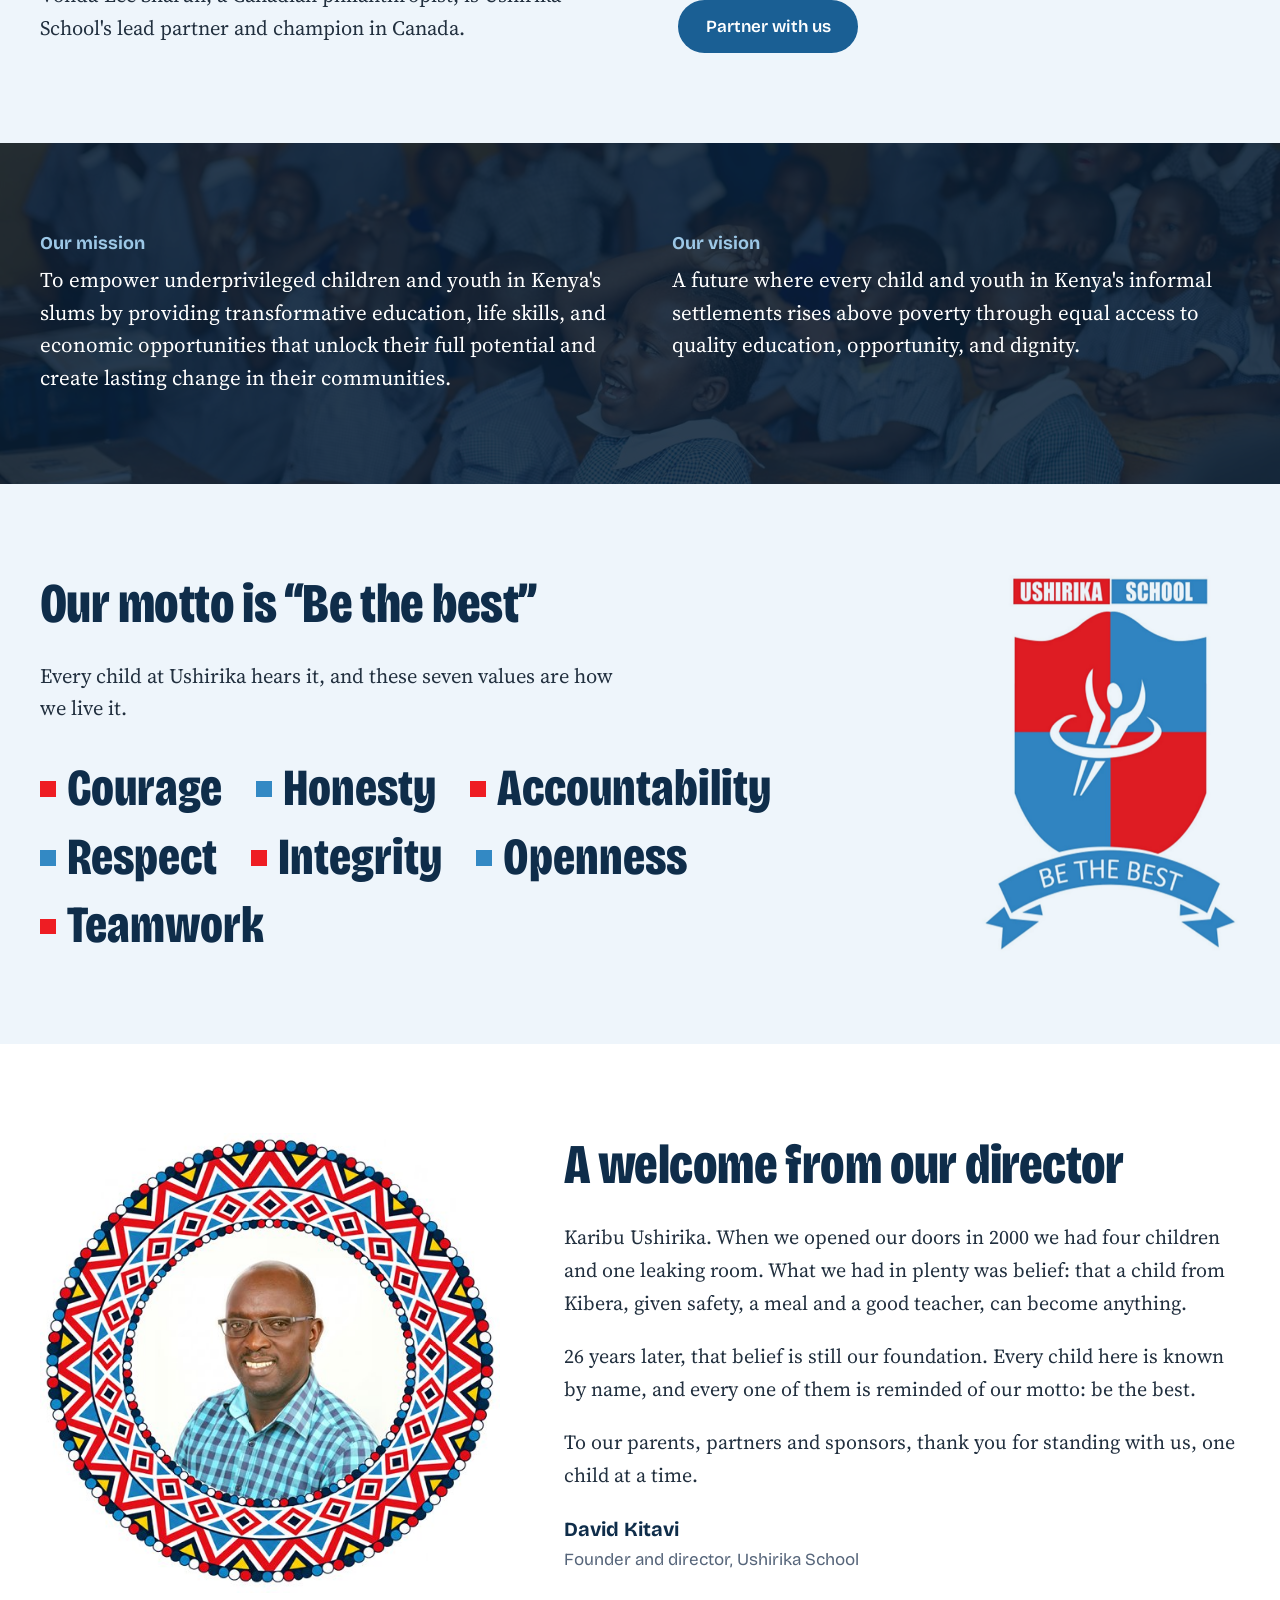
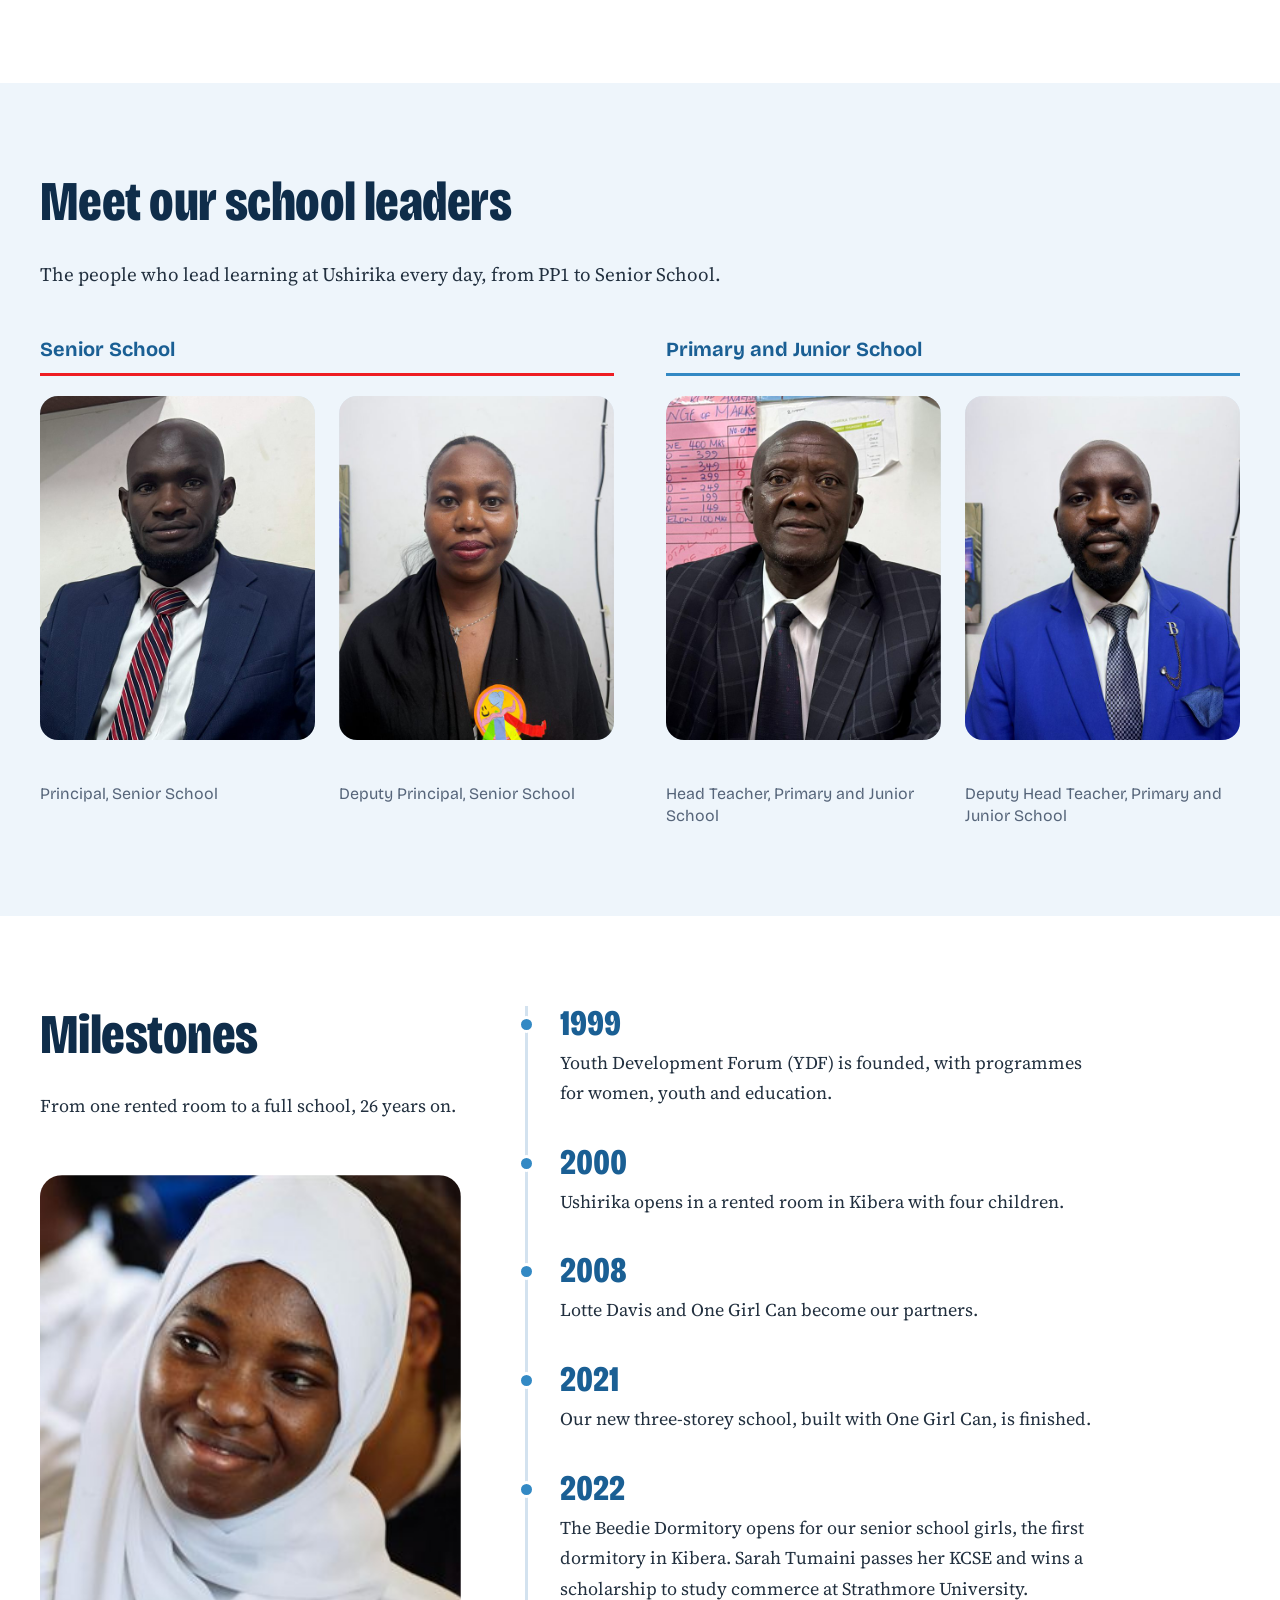
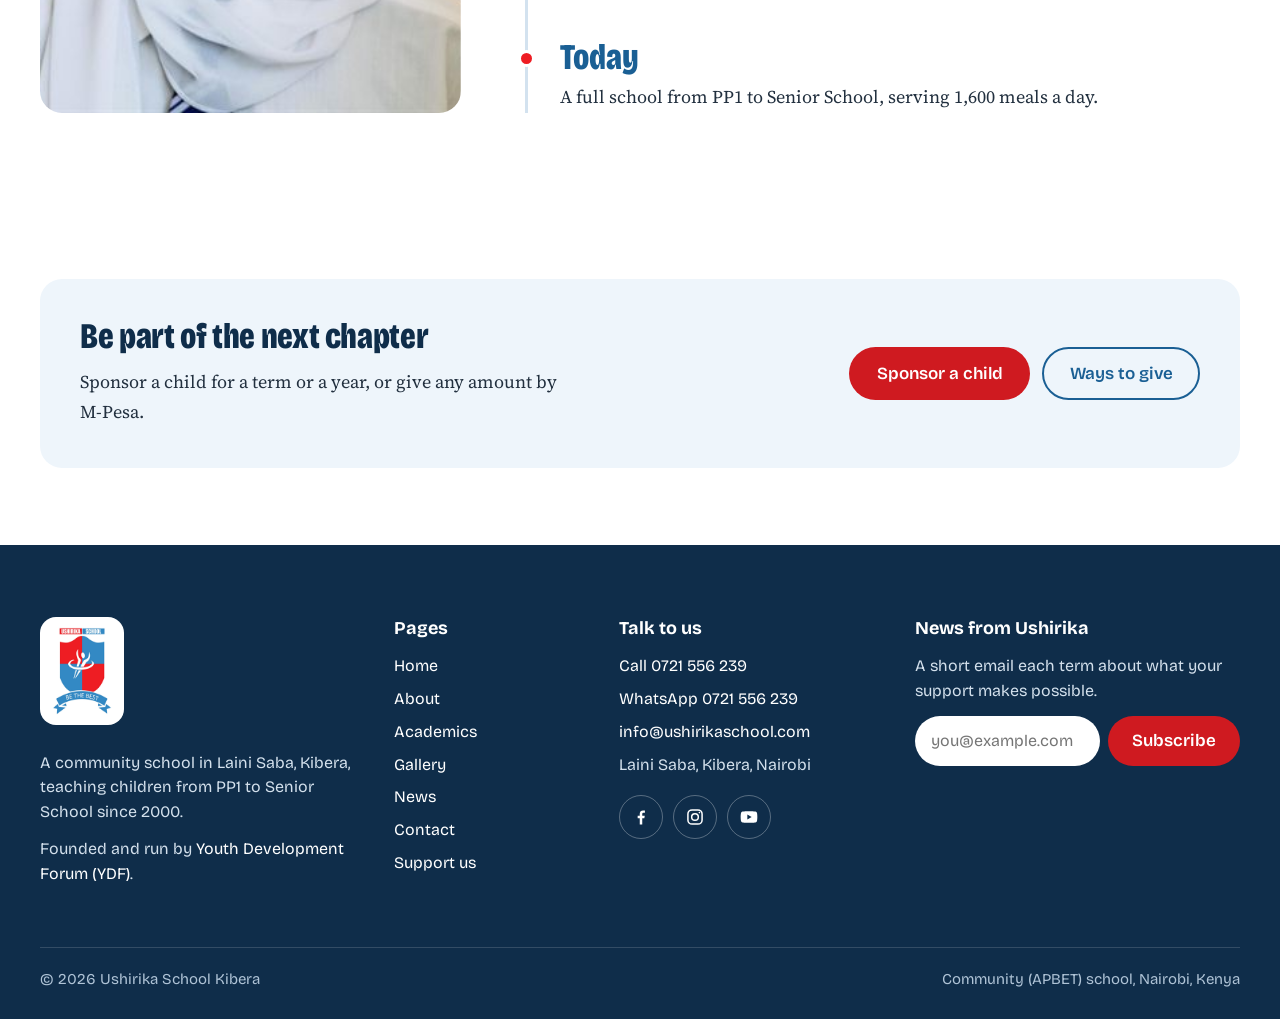
<file: about.html>
<!doctype html>
<html lang="en">
<head>
  <meta charset="utf-8">
  <meta name="viewport" content="width=device-width, initial-scale=1">
  <title>Our story | Ushirika School Kibera</title>
  <meta name="description" content="How Ushirika School began in 2000 with four children in a rented room in Kibera, and the people and values that keep it going.">
  <link rel="canonical" href="https://ushirikaschool.com/about.html">
  <meta property="og:url" content="https://ushirikaschool.com/about.html">
  <meta property="og:site_name" content="Ushirika School Kibera">
  <meta property="og:type" content="website">
  <meta property="og:title" content="Our story | Ushirika School Kibera">
  <meta property="og:description" content="Ushirika began in 2000 with four children in a rented room in Kibera.">
  <meta property="og:image" content="https://ushirikaschool.com/assets/img/og-image.jpg">
  <meta name="twitter:card" content="summary_large_image">
  <meta name="theme-color" content="#0F2D4A">
  <link rel="icon" type="image/png" sizes="32x32" href="assets/img/favicon-32.png">
  <link rel="apple-touch-icon" href="assets/img/apple-touch-icon.png">
  <link rel="preconnect" href="https://fonts.googleapis.com">
  <link rel="preconnect" href="https://fonts.gstatic.com" crossorigin>
  <link rel="stylesheet" href="https://fonts.googleapis.com/css2?family=Bricolage+Grotesque:opsz,wdth,wght@12..96,75..100,400..800&family=Source+Serif+4:ital,opsz,wght@0,8..60,400..700;1,8..60,400..700&display=swap">
  <link rel="stylesheet" href="css/style.css">
</head>
<body data-page="about">
<div id="site-header"></div>
<script src="js/site.js"></script>

<main id="main">

  <header class="page-head page-head--photo">
    <div class="wrap">
      <div class="page-head__text">
        <span class="mark" aria-hidden="true"></span>
        <h1>Our story</h1>
        <p class="lede">Ushirika began in 2000 with four children in a rented room in Kibera. This is how it started, and what keeps it going <span data-years>26</span> years later.</p>
      </div>
      <figure class="page-head__photo">
        <img src="assets/gallery/photo-10.jpg"
             srcset="assets/gallery/photo-10-small.jpg 800w, assets/gallery/photo-10.jpg 1600w"
             sizes="(max-width: 860px) 100vw, 560px" width="1600" height="1067" fetchpriority="high"
             style="object-position: 50% 60%" alt="Three students in uniform lean over a rooftop wall, with the roofs of Kibera stretching behind them">
      </figure>
    </div>
  </header>

  <section class="section" aria-labelledby="beginning-title">
    <div class="wrap">
      <div class="story">
      <div class="prose story__text">
        <h2 id="beginning-title">Our humble beginning</h2>
        <p class="lede">One early morning, on his way to work, our director and founder Mr. David Kitavi met nine-year-old Mwajuma. She was crying hysterically: dirty, hungry and desperate.</p>
        <p>He asked her what was wrong, but she kept crying. Later David learned that she had been chased away, beaten and abused by the man she called dad.</p>
        <p>David decided to take her in and look after her. He later took her to a grandmother in Kibera who was already caring for four orphans aged between 5 and 15. Then he gathered a few resources from his friends and rented a room where poor children could have a safe place to play and learn.</p>
        <p>He left his job to run the children's centre full time. Ushirika had only four children, and many people could not understand why he would resign to spend his days with “dirty and hopeless children”, as people called them.</p>
        <p>Every child we found was living in terrible conditions. Most came from single-parent homes, crowded into a one-room shack made of sticks and pieces of iron sheet. That one room was their sitting room, kitchen and bedroom.</p>
        <p>Our director rented two rooms. During heavy rains, wind blew through the holes in the mud walls and water poured through the poorly roofed “school”. In those conditions the children often suffered from respiratory illnesses and parasitic infections. Worse still, poverty was slowly tearing families apart.</p>
        <p>It was a very trying time for David and his friends, who kept asking how their small efforts could ease the suffering of poor children in the slums of Kibera. Witnessing such anguish would overwhelm anyone. Even working 10 to 12 hours a day, six days a week, David knew he could not do everything. But he was convinced he had the power to change the lives of those dearest to him: poor and abandoned children.</p>
      </div>

      <!-- On wide screens this photo stays in view beside the story as you scroll -->
      <figure class="story-photo story__aside">
        <img src="assets/img/early-nursery-school.jpg"
             srcset="assets/img/early-nursery-school-800.jpg 800w, assets/img/early-nursery-school.jpg 1600w"
             sizes="(max-width: 960px) 100vw, 480px" width="1600" height="1189" loading="lazy"
             alt="An early class photo outside Ushirika Pre-Unit Nursery School: dozens of young children in blue sweaters and grey uniforms with their teachers, in front of a wooden fence under a rusty iron-sheet roof">
        <figcaption>Ushirika Pre-Unit Nursery School in its early days, under an iron-sheet roof in Kibera.</figcaption>
      </figure>
      </div>

      <blockquote class="pullquote">
        <span class="mark" aria-hidden="true"></span>
        <p>One child at a time.</p>
      </blockquote>

      <div class="story story--today">
        <div class="prose story__text">
          <h2>Where we are today</h2>
          <p>Since 2000, more than 20,000 children have studied at Ushirika and more than 400 teachers have taught here. Today the school runs from PP1 to Senior School, serves 1,600 meals a day, and sends students like Sarah Tumaini on to university.</p>
          <p class="lede">The rooms have changed. The promise hasn't.</p>
        </div>
        <figure class="story-photo story__aside">
          <img src="assets/gallery/photo-25.jpg"
               srcset="assets/gallery/photo-25-small.jpg 800w, assets/gallery/photo-25.jpg 1600w"
               sizes="(max-width: 960px) 100vw, 560px" width="1600" height="1034" loading="lazy"
               alt="A large group of students in white shirts and blue skirts pose in front of a blue school building with a One Girl Can sign">
          <figcaption>Ushirika students today.</figcaption>
        </figure>
      </div>
    </div>
  </section>

  <section class="section section--chalk" aria-labelledby="ydf-title">
    <div class="wrap ydf">
      <img src="assets/partners/ydf.jpg" alt="Youth Development Forum (YDF) logo" width="447" height="470" loading="lazy">
      <div class="prose">
        <h2 id="ydf-title">Founded by Youth Development Forum</h2>
        <p class="lede">Ushirika is the main project of Youth Development Forum (YDF), the Kenyan NGO that started the school in 2000.</p>
        <p>YDF began in 1999 with three programmes: women's empowerment, youth empowerment and education. Ushirika grew out of its education work and is still run by YDF today.</p>
        <div class="btn-row">
          <a class="btn btn--ghost" href="https://ydfkenya.org/">Visit the YDF website</a>
        </div>
      </div>
      <figure class="ydf__photo">
          <img src="assets/gallery/photo-18-small.jpg" srcset="assets/gallery/photo-18-small.jpg 800w, assets/gallery/photo-18.jpg 1600w" sizes="(max-width: 900px) 100vw, 560px" width="800" height="533" loading="lazy"
               alt="A visitor speaks to a full classroom of students in navy uniforms">
        </figure>
    </div>
  </section>

  <!-- Partner spotlight: Lotte Davis, founder of One Girl Can.
       Partner since 2008, classrooms, girls' dormitory, 200+ scholarships and university: from David (2026-11-09).
       2021 school building, 2022 Beedie Dormitory (first in Kibera), AG Hair, South Africa: from onegirlcan.com/about-us
       and gaylea.com/news/about-us/the-beedie-dormitory-at-ushirika-school. -->
  <section class="section" aria-labelledby="lotte-title">
    <div class="wrap lotte">
      <div class="lotte__text">
        <span class="mark" aria-hidden="true"></span>
        <h2 id="lotte-title">Our partner since 2008</h2>
        <div class="lotte__byline">
          <img src="assets/people/lotte-davis.jpg" width="187" height="187" loading="lazy" alt="">
          <p><strong>Lotte Davis</strong>Founder, One Girl Can</p>
        </div>
        <p class="lede">Lotte Davis founded One Girl Can, a Canadian and Kenyan charity that keeps girls in Kenya in school, from the classroom to a career. She has stood with Ushirika since 2008.</p>
        <dl class="facts">
          <div><dt>Partner since</dt><dd>2008</dd></div>
          <div><dt>Scholarships</dt><dd>200+ girls at Ushirika</dd></div>
          <div><dt>Girls' dormitory</dt><dd>Opened in 2022</dd></div>
        </dl>
        <p>Through One Girl Can, Lotte has helped build our modern classrooms, in a new three-storey school finished in 2021, and the Beedie Dormitory, a safe, modern home for our senior school girls and the first dormitory built in Kibera. More than 200 girls have won scholarships to study at Ushirika, and even more have gone on to university.</p>
        <p>Lotte was born in South Africa and moved to Canada with her family at the age of ten. After building the hair care company AG Hair with her husband, she came back to Africa in 2008 and started One Girl Can.</p>
        <div class="btn-row">
          <a class="btn btn--ghost" href="https://www.onegirlcan.com/">Visit One Girl Can</a>
        </div>
      </div>
      <div class="lotte__photos">
        <figure class="lotte__group">
          <img src="assets/gallery/photo-57-small.jpg" srcset="assets/gallery/photo-57-small.jpg 800w, assets/gallery/photo-57.jpg 1536w" sizes="(max-width: 900px) 100vw, 600px" width="1536" height="1536" loading="lazy"
               alt="Seen from above, a packed classroom of Ushirika girls cheer with their arms in the air beside One Girl Can visitors in white One Girl Can T-shirts">
        </figure>
        <figure class="lotte__build">
          <img src="assets/gallery/photo-56.jpg" width="480" height="480" loading="lazy"
               alt="Builders on scaffolding work on the upper floors of the new classroom block while it is being built">
          <figcaption>Building our new classroom block</figcaption>
        </figure>
      </div>
    </div>
  </section>

  <!-- Partner spotlight: Vonda-Lee Sharun, champion in Canada. Text from David (2026-11-09).
       Photo: a small round crop of her original photo, styled like Lotte Davis's. -->
  <section class="section section--chalk" aria-labelledby="vonda-title">
    <div class="wrap vonda">
      <div class="vonda__intro">
        <span class="mark" aria-hidden="true"></span>
        <h2 id="vonda-title">Our champion in Canada</h2>
        <div class="vonda__byline">
          <img src="assets/people/vonda-lee-sharun.jpg" width="400" height="400" loading="lazy" alt="">
          <p><strong>Vonda-Lee Sharun</strong>Canadian philanthropist</p>
        </div>
        <p class="lede">Vonda-Lee Sharun, a Canadian philanthropist, is Ushirika School's lead partner and champion in Canada.</p>
      </div>
      <div class="vonda__more">
        <p>Alongside her own generous support, she mobilises Canadian businesses and corporations that share our commitment to child nutrition, quality basic education, and corporate social responsibility, helping more children at Ushirika learn and thrive.</p>
        <ul class="vonda__causes" aria-label="Commitments we share">
          <li>Child nutrition</li>
          <li>Quality basic education</li>
          <li>Corporate social responsibility</li>
        </ul>
        <div class="btn-row">
          <a class="btn btn--blue" href="contact.html">Partner with us</a>
        </div>
      </div>
    </div>
  </section>

  <section class="section photo-band" aria-labelledby="purpose-title">
    <img class="photo-band__img" src="assets/gallery/photo-08.jpg"
         srcset="assets/gallery/photo-08-small.jpg 800w, assets/gallery/photo-08.jpg 1600w" sizes="100vw"
         width="1600" height="1067" loading="lazy" alt="">
    <div class="wrap">
      <h2 id="purpose-title" class="sr-only">Our mission and vision</h2>
      <div class="two-col">
        <div class="statement">
          <h3>Our mission</h3>
          <p>To empower underprivileged children and youth in Kenya's slums by providing transformative education, life skills, and economic opportunities that unlock their full potential and create lasting change in their communities.</p>
        </div>
        <div class="statement">
          <h3>Our vision</h3>
          <p>A future where every child and youth in Kenya's informal settlements rises above poverty through equal access to quality education, opportunity, and dignity.</p>
        </div>
      </div>
    </div>
  </section>

  <section class="section section--chalk" aria-labelledby="values-title">
    <div class="wrap motto">
      <div>
        <h2 id="values-title">Our motto is “Be the best”</h2>
        <p class="lede" style="margin-bottom:36px">Every child at Ushirika hears it, and these seven values are how we live it.</p>
        <ul class="values">
          <li>Courage</li>
          <li>Honesty</li>
          <li>Accountability</li>
          <li>Respect</li>
          <li>Integrity</li>
          <li>Openness</li>
          <li>Teamwork</li>
        </ul>
      </div>
      <img src="assets/img/logo-large.png" alt="Ushirika School crest with the motto Be the best" width="437" height="640" loading="lazy">
    </div>
  </section>

  <section class="section" aria-labelledby="welcome-title">
    <div class="wrap welcome">
      <figure class="portrait-frame">
        <img src="assets/img/david-kitavi-portrait-560.jpg"
             srcset="assets/img/david-kitavi-portrait-560.jpg 560w, assets/img/david-kitavi-portrait-920.jpg 920w"
             sizes="(max-width: 800px) 80vw, 460px" width="920" height="920" loading="lazy"
             alt="David Kitavi, founder and director of Ushirika School, smiling in glasses and a blue checked shirt, inside a round red and blue African beadwork pattern frame">
      </figure>
      <div>
        <h2 id="welcome-title">A welcome from our director</h2>
        <!-- Welcome approved by David Kitavi (confirmed 2026-11-07). -->
        <blockquote>
          <p>Karibu Ushirika. When we opened our doors in 2000 we had four children and one leaking room. What we had in plenty was belief: that a child from Kibera, given safety, a meal and a good teacher, can become anything.</p>
          <p><span data-years>26</span> years later, that belief is still our foundation. Every child here is known by name, and every one of them is reminded of our motto: be the best.</p>
          <p>To our parents, partners and sponsors, thank you for standing with us, one child at a time.</p>
          <p class="sign"><strong>David Kitavi</strong>Founder and director, Ushirika School</p>
        </blockquote>
      </div>
    </div>
  </section>

  <section class="section section--chalk" aria-labelledby="team-title">
    <div class="wrap">
      <div class="section-head">
        <h2 id="team-title">Meet our school leaders</h2>
        <p>The people who lead learning at Ushirika every day, from PP1 to Senior School.</p>
      </div>
      <!--
        HOW TO ADD A PERSON: put a 640 x 800 portrait in assets/staff/, then copy one <li class="person"> block
        into the right group and change the photo, name and role.
      -->
      <div class="team">
        <div class="team__group">
          <h3>Senior School</h3>
          <ul class="team__people">
            <li class="person">
              <figure class="person__photo"><img src="assets/staff/byron-omondi.jpg" width="640" height="800" loading="lazy" alt=""></figure>
              <p class="person__name">Byron Omondi</p>
              <p class="person__role">Principal, Senior School</p>
            </li>
            <li class="person">
              <figure class="person__photo"><img src="assets/staff/ivy-chelagat.jpg" width="640" height="800" loading="lazy" alt=""></figure>
              <p class="person__name">Ivy Chelagat</p>
              <p class="person__role">Deputy Principal, Senior School</p>
            </li>
          </ul>
        </div>
        <div class="team__group">
          <h3>Primary and Junior School</h3>
          <ul class="team__people">
            <li class="person">
              <figure class="person__photo"><img src="assets/staff/wilson-aluda.jpg" width="640" height="800" loading="lazy" alt=""></figure>
              <p class="person__name">Wilson Aluda</p>
              <p class="person__role">Head Teacher, Primary and Junior School</p>
            </li>
            <li class="person">
              <figure class="person__photo"><img src="assets/staff/caleb-chemaimak.jpg" width="640" height="800" loading="lazy" alt=""></figure>
              <p class="person__name">Caleb Chemaimak</p>
              <p class="person__role">Deputy Head Teacher, Primary and Junior School</p>
            </li>
          </ul>
        </div>
      </div>
    </div>
  </section>

  <section class="section" aria-labelledby="milestones-title">
    <div class="wrap milestones">
      <div>
        <h2 id="milestones-title">Milestones</h2>
        <p>From one rented room to a full school, <span data-years>26</span> years on.</p>
        <figure class="milestones__photo">
          <img src="assets/gallery/photo-54-small.jpg" srcset="assets/gallery/photo-54-small.jpg 800w, assets/gallery/photo-54.jpg 1600w"
               sizes="(max-width: 800px) 100vw, 440px" width="1600" height="800" loading="lazy"
               alt="A student in a white hijab and school tie smiles among her classmates">
        </figure>
      </div>
      <ol class="timeline">
        <li><span class="timeline__year">1999</span><p>Youth Development Forum (YDF) is founded, with programmes for women, youth and education.</p></li>
        <li><span class="timeline__year">2000</span><p>Ushirika opens in a rented room in Kibera with four children.</p></li>
        <li><span class="timeline__year">2008</span><p>Lotte Davis and One Girl Can become our partners.</p></li>
        <li><span class="timeline__year">2021</span><p>Our new three-storey school, built with One Girl Can, is finished.</p></li>
        <li><span class="timeline__year">2022</span><p>The Beedie Dormitory opens for our senior school girls, the first dormitory in Kibera. Sarah Tumaini passes her KCSE and wins a scholarship to study commerce at Strathmore University.</p></li>
        <li><span class="timeline__year">Today</span><p>A full school from PP1 to Senior School, serving 1,600 meals a day.</p></li>
      </ol>
    </div>
  </section>

  <section class="section section--tight">
    <div class="wrap">
      <div class="callout">
        <div>
          <h2>Be part of the next chapter</h2>
          <p>Sponsor a child for a term or a year, or give any amount by <span class="nowrap">M-Pesa</span>.</p>
        </div>
        <div class="btn-row">
          <a class="btn btn--red" href="support.html#sponsor">Sponsor a child</a>
          <a class="btn btn--ghost" href="support.html">Ways to give</a>
        </div>
      </div>
    </div>
  </section>

</main>

<div id="site-footer"></div>
</body>
</html>
</file>
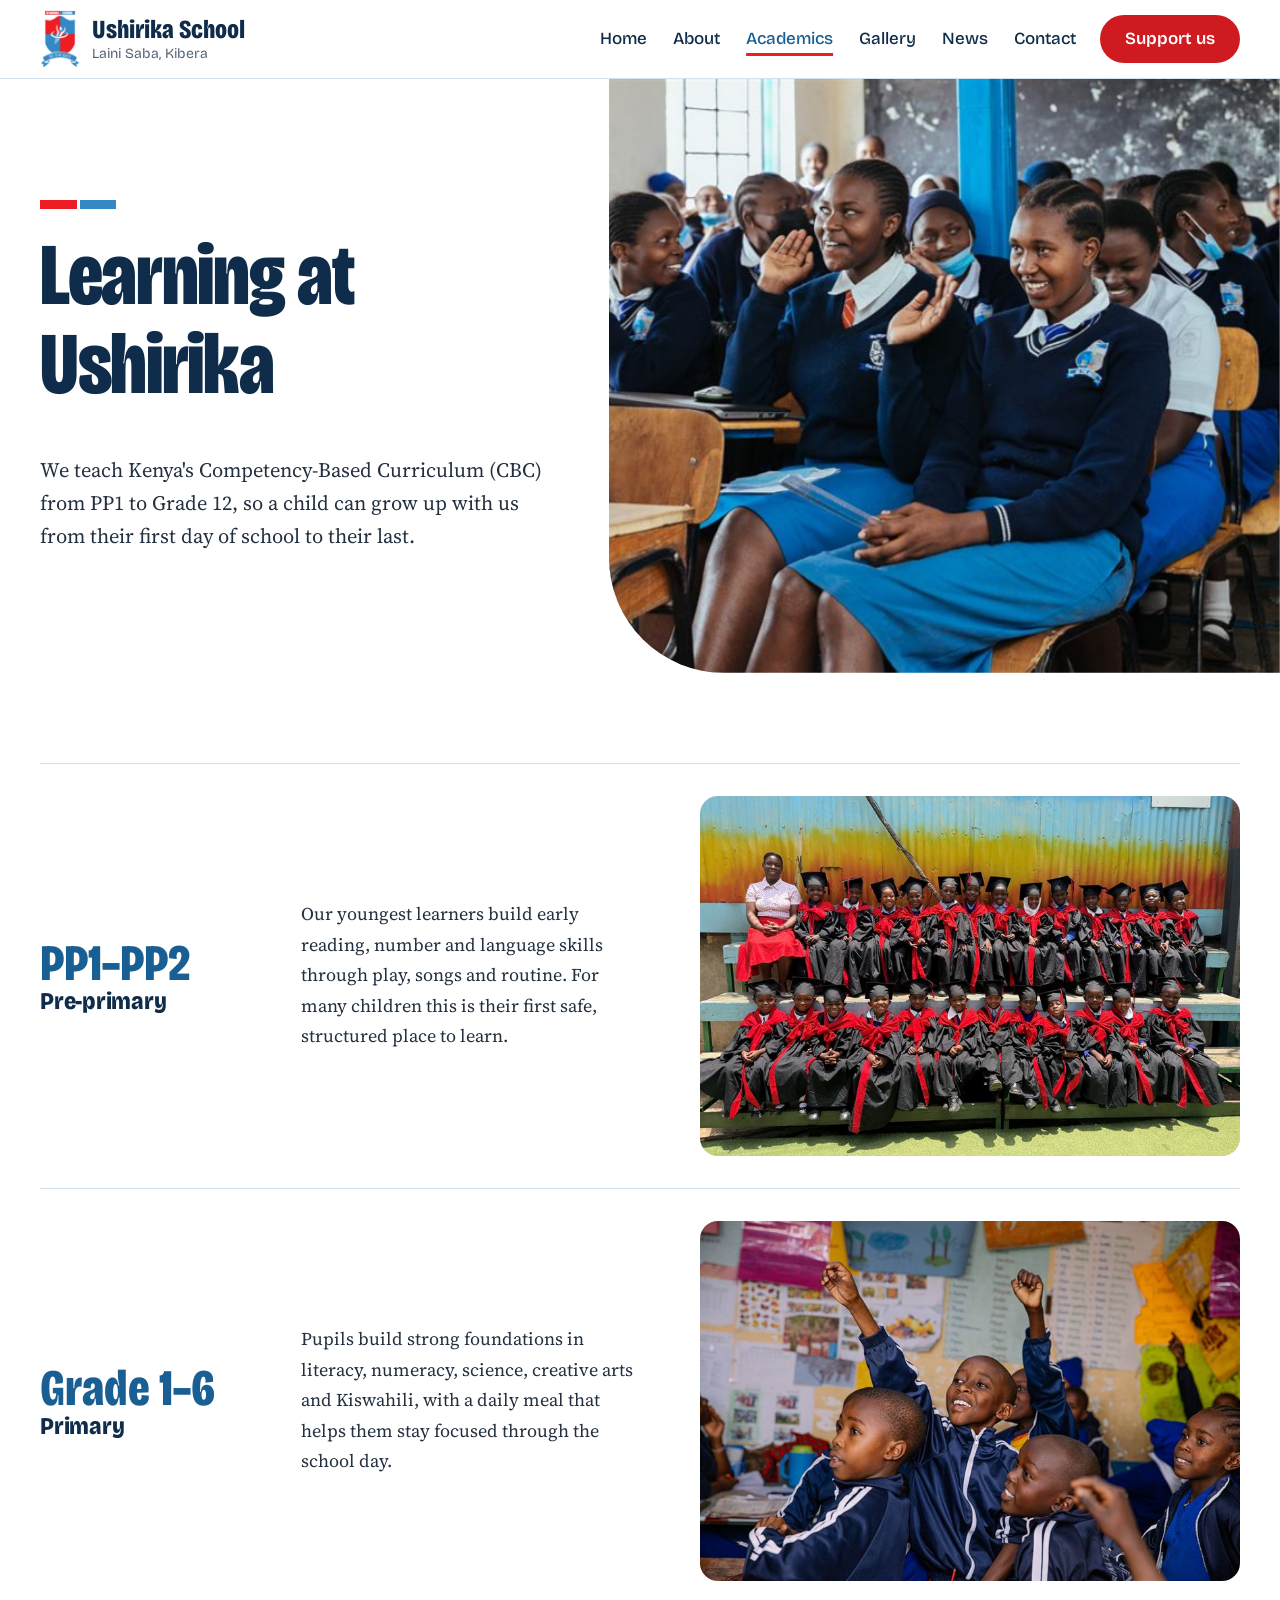
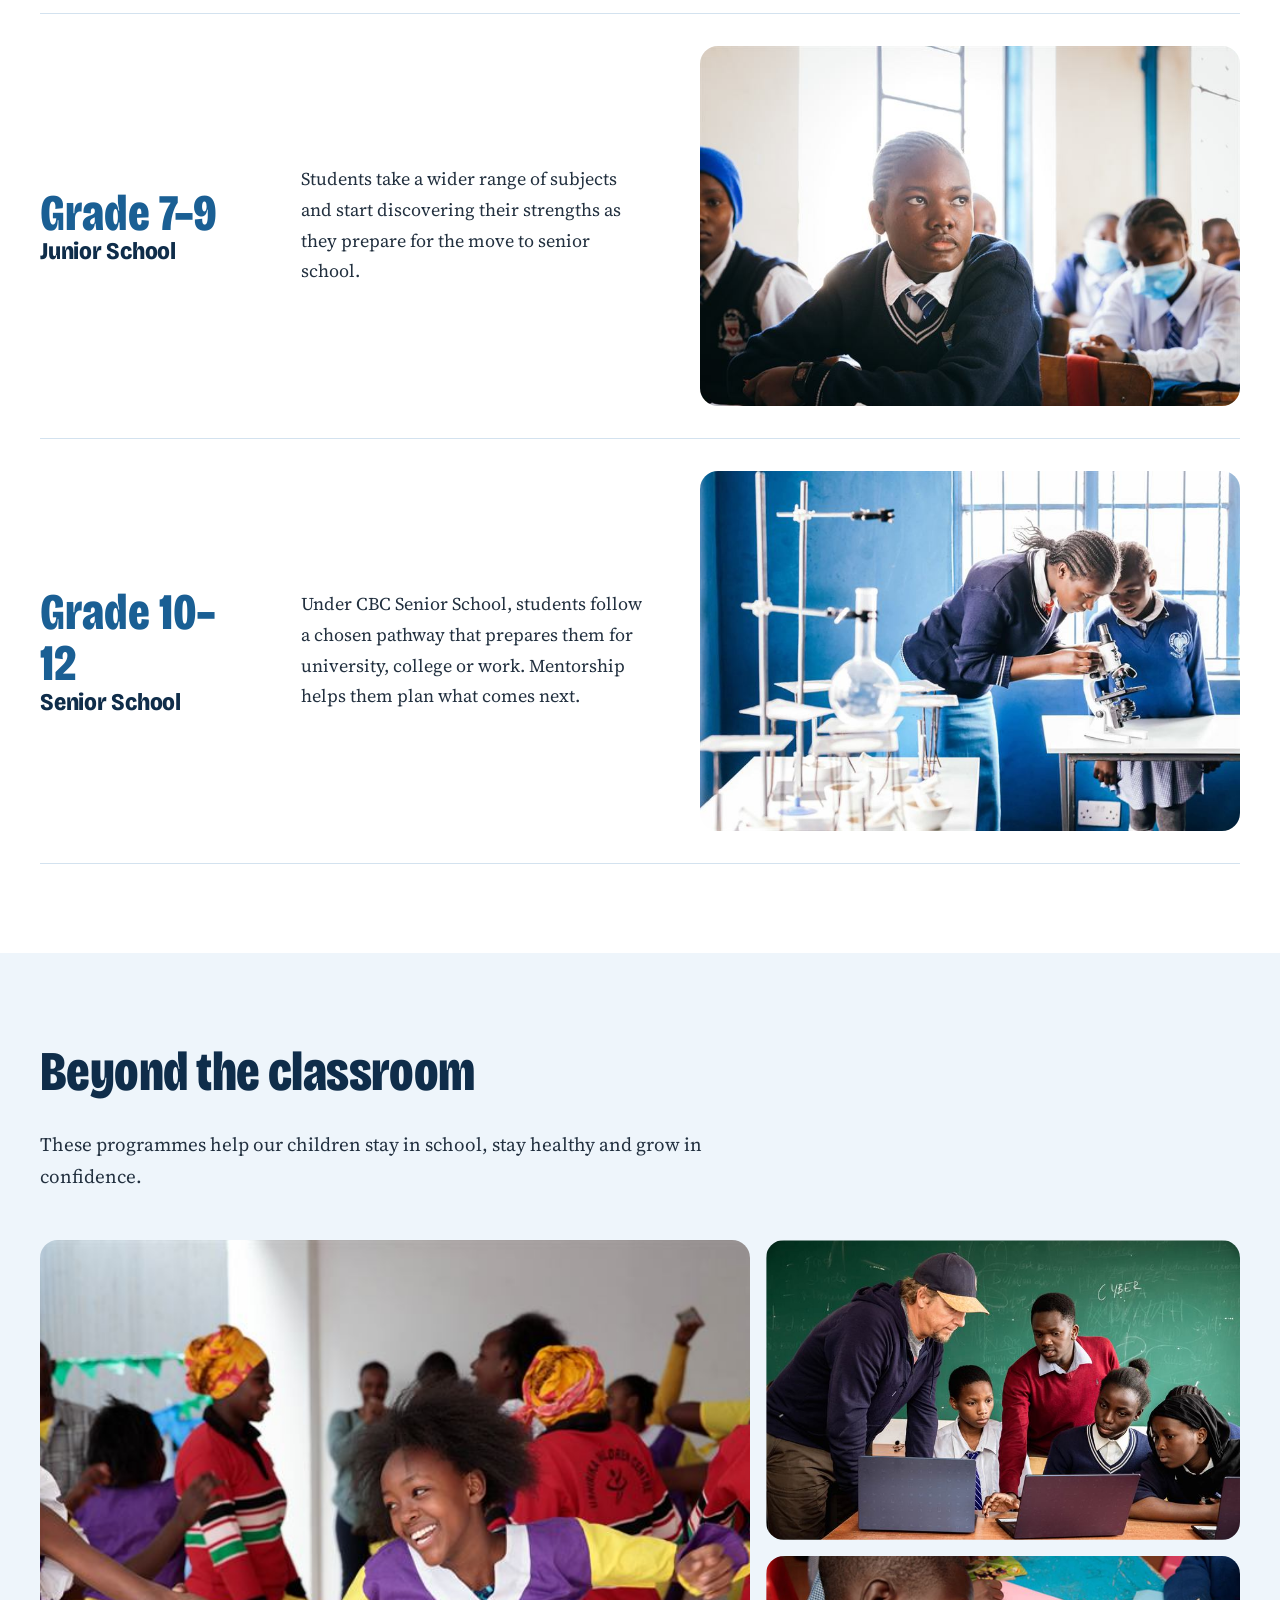
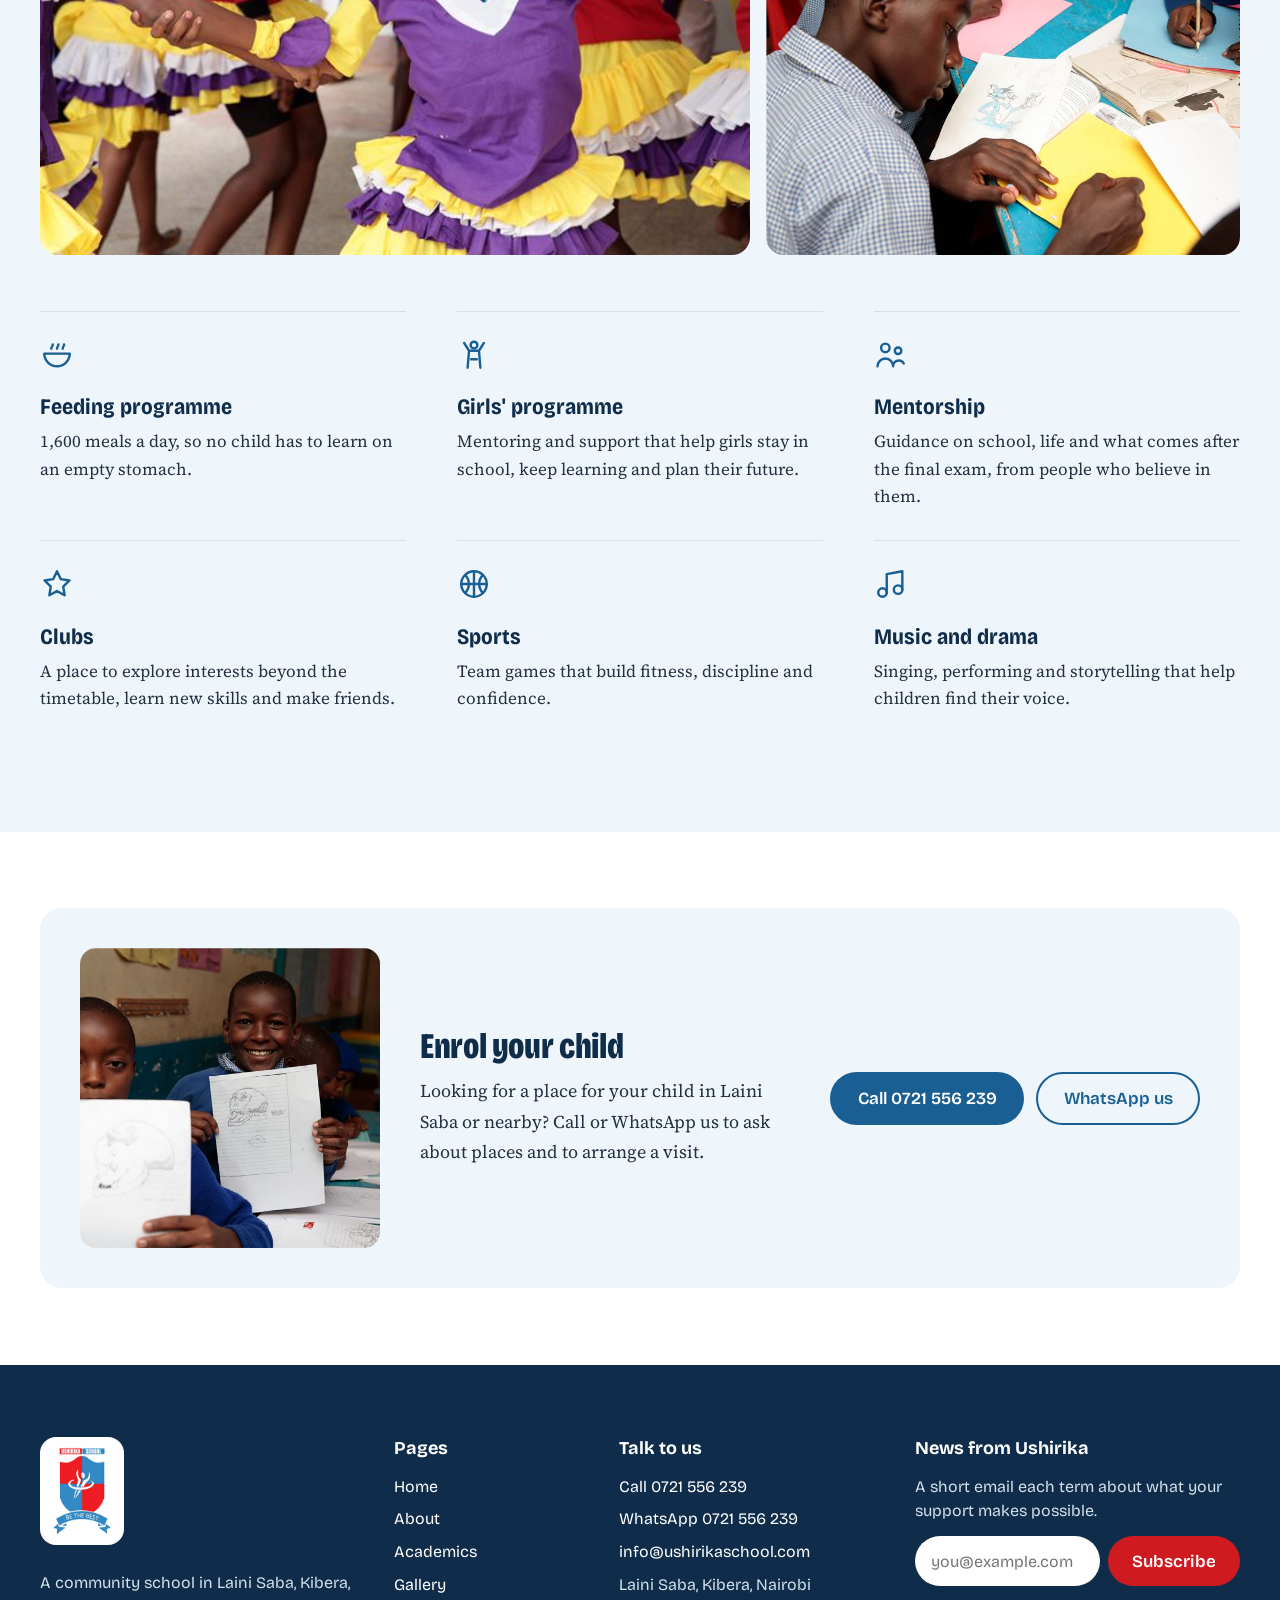
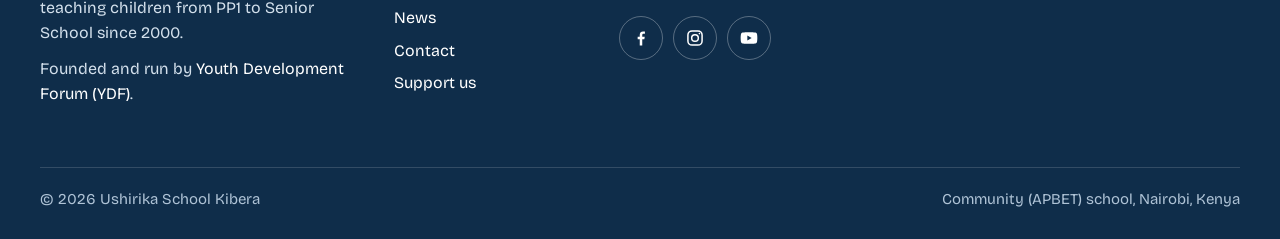
<file: academics.html>
<!doctype html>
<html lang="en">
<head>
  <meta charset="utf-8">
  <meta name="viewport" content="width=device-width, initial-scale=1">
  <title>Academics | Ushirika School Kibera</title>
  <meta name="description" content="Ushirika School teaches the Competency-Based Curriculum (CBC) from PP1 to Senior School in Laini Saba, Kibera, with feeding, mentorship, girls', sports, music and drama programmes.">
  <link rel="canonical" href="https://ushirikaschool.com/academics.html">
  <meta property="og:url" content="https://ushirikaschool.com/academics.html">
  <meta property="og:site_name" content="Ushirika School Kibera">
  <meta property="og:type" content="website">
  <meta property="og:title" content="Academics | Ushirika School Kibera">
  <meta property="og:description" content="CBC learning from PP1 to Senior School in Laini Saba, Kibera.">
  <meta property="og:image" content="https://ushirikaschool.com/assets/img/og-image.jpg">
  <meta name="twitter:card" content="summary_large_image">
  <meta name="theme-color" content="#0F2D4A">
  <link rel="icon" type="image/png" sizes="32x32" href="assets/img/favicon-32.png">
  <link rel="apple-touch-icon" href="assets/img/apple-touch-icon.png">
  <link rel="preconnect" href="https://fonts.googleapis.com">
  <link rel="preconnect" href="https://fonts.gstatic.com" crossorigin>
  <link rel="stylesheet" href="https://fonts.googleapis.com/css2?family=Bricolage+Grotesque:opsz,wdth,wght@12..96,75..100,400..800&family=Source+Serif+4:ital,opsz,wght@0,8..60,400..700;1,8..60,400..700&display=swap">
  <link rel="stylesheet" href="css/style.css">
</head>
<body data-page="academics">
<div id="site-header"></div>
<script src="js/site.js"></script>

<main id="main">

  <header class="page-head page-head--photo">
    <div class="wrap">
      <div class="page-head__text">
        <span class="mark" aria-hidden="true"></span>
        <h1>Learning at Ushirika</h1>
        <p class="lede">We teach Kenya's Competency-Based Curriculum (CBC) from PP1 to Grade 12, so a child can grow up with us from their first day of school to their last.</p>
      </div>
      <figure class="page-head__photo">
        <img src="assets/gallery/photo-07.jpg"
             srcset="assets/gallery/photo-07-small.jpg 800w, assets/gallery/photo-07.jpg 1600w"
             sizes="(max-width: 860px) 100vw, 560px" width="1600" height="1067" fetchpriority="high"
             style="object-position: 50% 40%" alt="Older students in navy sweaters and blue skirts laugh and wave at their desks">
      </figure>
    </div>
  </header>

  <section class="section" aria-label="Levels we teach">
    <div class="wrap levels">
      <!-- CHECK: David, confirm these level descriptions, and add the Senior School pathways Ushirika offers. -->
      <article class="level">
        <div>
          <p class="level__grades">PP1–PP2</p>
          <h2>Pre-primary</h2>
        </div>
        <p>Our youngest learners build early reading, number and language skills through play, songs and routine. For many children this is their first safe, structured place to learn.</p>
        <figure class="level__photo"><img src="assets/gallery/photo-44-small.jpg" srcset="assets/gallery/photo-44-small.jpg 800w, assets/gallery/photo-44.jpg 1600w" sizes="(max-width: 1000px) 100vw, 540px" width="800" height="600" loading="lazy" alt="PP2 pupils in black graduation gowns, caps and red sashes sit in two rows with their teacher, in front of a brightly painted iron-sheet wall"></figure>
      </article>
      <article class="level">
        <div>
          <p class="level__grades">Grade 1–6</p>
          <h2>Primary</h2>
        </div>
        <p>Pupils build strong foundations in literacy, numeracy, science, creative arts and Kiswahili, with a daily meal that helps them stay focused through the school day.</p>
        <figure class="level__photo"><img src="assets/gallery/photo-21-small.jpg" width="800" height="533" loading="lazy" alt="Young boys in navy tracksuits raise their hands eagerly in a classroom covered in posters"></figure>
      </article>
      <article class="level">
        <div>
          <p class="level__grades">Grade 7–9</p>
          <h2>Junior School</h2>
        </div>
        <p>Students take a wider range of subjects and start discovering their strengths as they prepare for the move to senior school.</p>
        <figure class="level__photo"><img src="assets/gallery/photo-05-small.jpg" width="800" height="533" loading="lazy" alt="A student in a navy sweater and tie listens closely in class"></figure>
      </article>
      <article class="level">
        <div>
          <p class="level__grades">Grade 10–12</p>
          <h2>Senior School</h2>
        </div>
        <p>Under CBC Senior School, students follow a chosen pathway that prepares them for university, college or work. Mentorship helps them plan what comes next.</p>
        <figure class="level__photo"><img src="assets/gallery/photo-01-small.jpg" width="800" height="533" loading="lazy" alt="Two students in navy uniforms use a microscope in a science lab with glass flasks and stands"></figure>
      </article>
    </div>
  </section>

  <section class="section section--chalk" aria-labelledby="beyond-title">
    <div class="wrap">
      <div class="section-head">
        <h2 id="beyond-title">Beyond the classroom</h2>
        <p>These programmes help our children stay in school, stay healthy and grow in confidence.</p>
      </div>
      <div class="photo-row">
        <figure>
          <img src="assets/gallery/photo-23-small.jpg" srcset="assets/gallery/photo-23-small.jpg 800w, assets/gallery/photo-23.jpg 1600w" sizes="(max-width: 700px) 100vw, 400px" width="800" height="533" loading="lazy"
               alt="Dancers in bright purple and yellow costumes hold hands and spin in a dance">
        </figure>
        <figure>
          <img src="assets/gallery/photo-33-small.jpg" srcset="assets/gallery/photo-33-small.jpg 800w, assets/gallery/photo-33.jpg 1600w" sizes="(max-width: 700px) 100vw, 400px" width="800" height="533" loading="lazy"
               alt="Two adults help students work on laptops in front of a chalkboard">
        </figure>
        <figure>
          <img src="assets/gallery/photo-14-small.jpg" srcset="assets/gallery/photo-14-small.jpg 800w, assets/gallery/photo-14.jpg 1600w" sizes="(max-width: 700px) 100vw, 400px" width="800" height="533" loading="lazy"
               alt="A boy in a checked shirt traces a drawing in his exercise book">
        </figure>
      </div>
      <!-- CHECK: David, confirm these short descriptions match what each programme does. -->
      <ul class="programmes">
        <li>
          <svg viewBox="0 0 24 24" fill="none" stroke="currentColor" stroke-width="1.7" stroke-linecap="round" stroke-linejoin="round" aria-hidden="true"><path d="M3 11h18a9 9 0 0 1-18 0Z"/><path d="M8 7.5c0-1.3 1-1.7 1-3M12 7.5c0-1.3 1-1.7 1-3M16 7.5c0-1.3 1-1.7 1-3"/></svg>
          <h3>Feeding programme</h3>
          <p>1,600 meals a day, so no child has to learn on an empty stomach.</p>
        </li>
        <li>
          <svg viewBox="0 0 24 24" fill="none" stroke="currentColor" stroke-width="1.7" stroke-linecap="round" stroke-linejoin="round" aria-hidden="true"><circle cx="12" cy="5" r="2.4"/><path d="M5 3.5l3.5 5.5h7L19 3.5M8.5 9l-1 12M15.5 9l1 12M10 15h4"/></svg>
          <h3>Girls' programme</h3>
          <p>Mentoring and support that help girls stay in school, keep learning and plan their future.</p>
        </li>
        <li>
          <svg viewBox="0 0 24 24" fill="none" stroke="currentColor" stroke-width="1.7" stroke-linecap="round" stroke-linejoin="round" aria-hidden="true"><circle cx="8" cy="7" r="3"/><circle cx="17" cy="9" r="2.3"/><path d="M2.5 20a5.5 5.5 0 0 1 11 0M13.5 20a4 4 0 0 1 7.5-2"/></svg>
          <h3>Mentorship</h3>
          <p>Guidance on school, life and what comes after the final exam, from people who believe in them.</p>
        </li>
        <li>
          <svg viewBox="0 0 24 24" fill="none" stroke="currentColor" stroke-width="1.7" stroke-linejoin="round" aria-hidden="true"><path d="M12 3l2.7 5.6 6.1.9-4.4 4.3 1 6.1L12 17l-5.4 2.9 1-6.1-4.4-4.3 6.1-.9Z"/></svg>
          <h3>Clubs</h3>
          <p>A place to explore interests beyond the timetable, learn new skills and make friends.</p>
        </li>
        <li>
          <svg viewBox="0 0 24 24" fill="none" stroke="currentColor" stroke-width="1.7" stroke-linecap="round" aria-hidden="true"><circle cx="12" cy="12" r="9"/><path d="M12 3v18M3 12h18M5.8 5.8c3.4 3.4 3.4 9 0 12.4M18.2 5.8c-3.4 3.4-3.4 9 0 12.4"/></svg>
          <h3>Sports</h3>
          <p>Team games that build fitness, discipline and confidence.</p>
        </li>
        <li>
          <svg viewBox="0 0 24 24" fill="none" stroke="currentColor" stroke-width="1.7" stroke-linecap="round" stroke-linejoin="round" aria-hidden="true"><path d="M9 18V5l11-2v13"/><circle cx="6" cy="18" r="3"/><circle cx="17" cy="16" r="3"/></svg>
          <h3>Music and drama</h3>
          <p>Singing, performing and storytelling that help children find their voice.</p>
        </li>
      </ul>
    </div>
  </section>

  <section class="section section--tight" aria-labelledby="enrol-title">
    <div class="wrap">
      <div class="callout callout--photo">
        <figure class="callout__photo">
          <img src="assets/gallery/photo-38-small.jpg" srcset="assets/gallery/photo-38-small.jpg 800w, assets/gallery/photo-38.jpg 1600w" sizes="(max-width: 760px) 100vw, 240px" width="800" height="533" loading="lazy"
               alt="Two boys smile as they hold up their pencil drawings">
        </figure>
        <div>
          <h2 id="enrol-title">Enrol your child</h2>
          <p>Looking for a place for your child in Laini Saba or nearby? Call or WhatsApp us to ask about places and to arrange a visit.</p>
        </div>
        <div class="btn-row">
          <a class="btn btn--blue" href="tel:+254721556239">Call 0721 556 239</a>
          <a class="btn btn--ghost" href="https://wa.me/254721556239?text=Hello%20Ushirika%20School%2C%20I%27d%20like%20to%20ask%20about%20a%20place%20for%20my%20child.">WhatsApp us</a>
        </div>
      </div>
    </div>
  </section>

</main>

<div id="site-footer"></div>
</body>
</html>
</file>
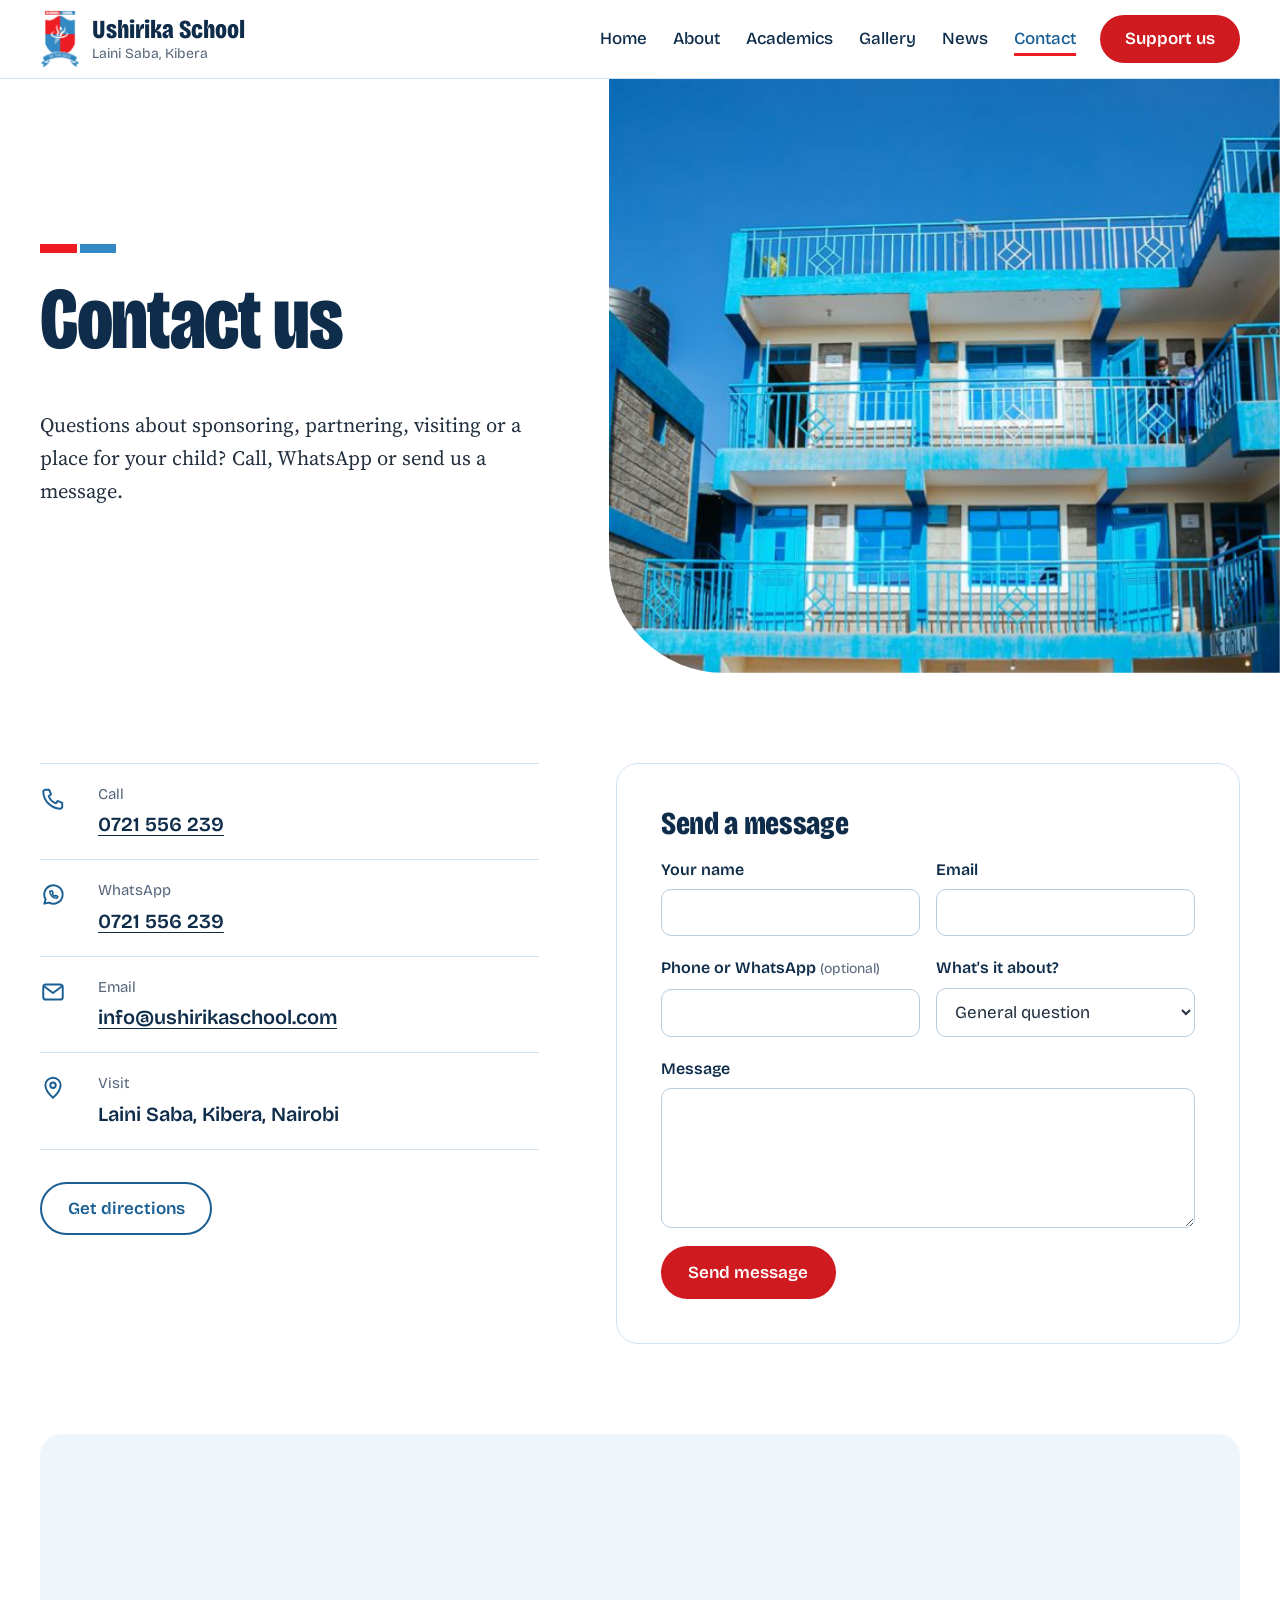
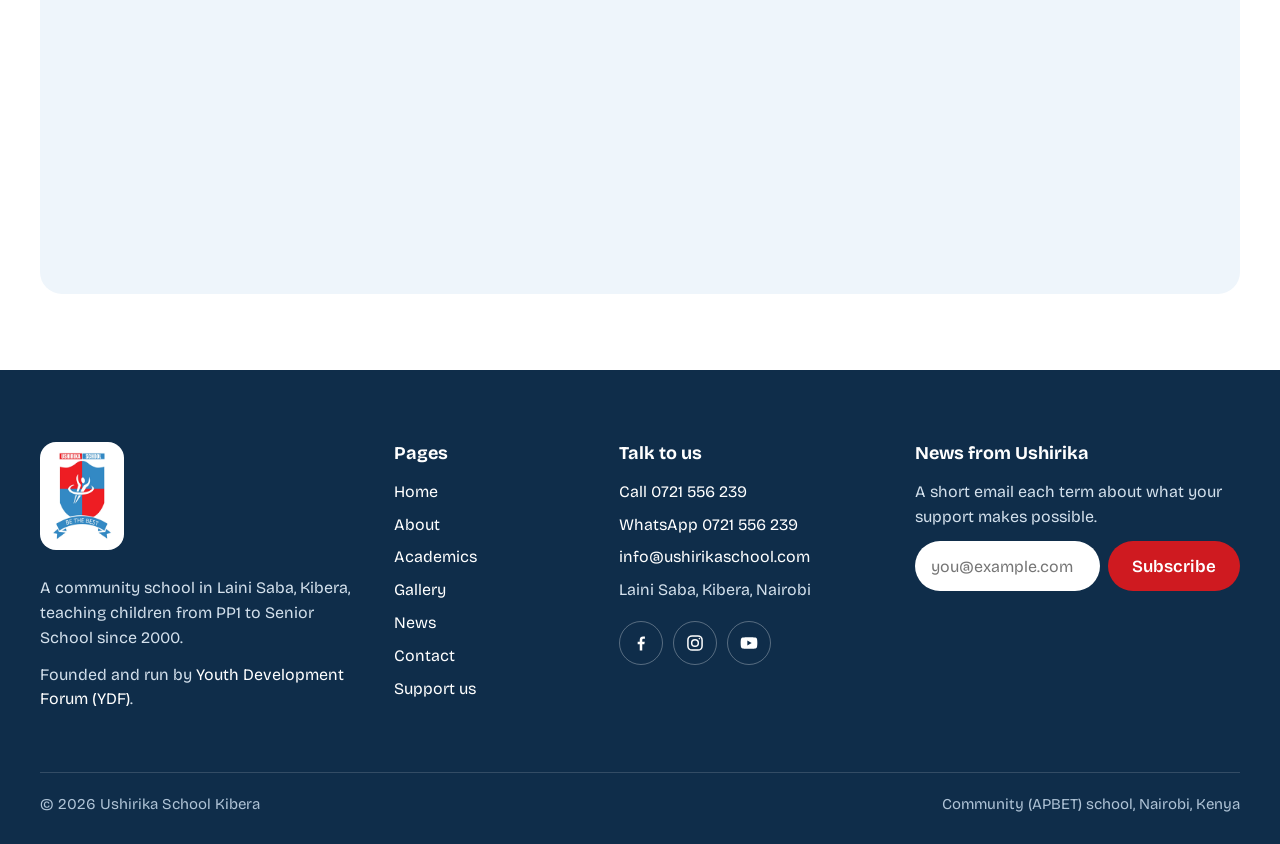
<file: contact.html>
<!doctype html>
<html lang="en">
<head>
  <meta charset="utf-8">
  <meta name="viewport" content="width=device-width, initial-scale=1">
  <title>Contact us | Ushirika School Kibera</title>
  <meta name="description" content="Call or WhatsApp Ushirika School on 0721 556 239, email info@ushirikaschool.com, or visit us in Laini Saba, Kibera, Nairobi.">
  <link rel="canonical" href="https://ushirikaschool.com/contact.html">
  <meta property="og:url" content="https://ushirikaschool.com/contact.html">
  <meta property="og:site_name" content="Ushirika School Kibera">
  <meta property="og:type" content="website">
  <meta property="og:title" content="Contact Ushirika School Kibera">
  <meta property="og:description" content="Call or WhatsApp 0721 556 239, or visit us in Laini Saba, Kibera.">
  <meta property="og:image" content="https://ushirikaschool.com/assets/img/og-image.jpg">
  <meta name="twitter:card" content="summary_large_image">
  <meta name="theme-color" content="#0F2D4A">
  <link rel="icon" type="image/png" sizes="32x32" href="assets/img/favicon-32.png">
  <link rel="apple-touch-icon" href="assets/img/apple-touch-icon.png">
  <link rel="preconnect" href="https://fonts.googleapis.com">
  <link rel="preconnect" href="https://fonts.gstatic.com" crossorigin>
  <link rel="stylesheet" href="https://fonts.googleapis.com/css2?family=Bricolage+Grotesque:opsz,wdth,wght@12..96,75..100,400..800&family=Source+Serif+4:ital,opsz,wght@0,8..60,400..700;1,8..60,400..700&display=swap">
  <link rel="stylesheet" href="css/style.css">
</head>
<body data-page="contact">
<div id="site-header"></div>
<script src="js/site.js"></script>

<main id="main">

  <header class="page-head page-head--photo">
    <div class="wrap">
      <div class="page-head__text">
        <span class="mark" aria-hidden="true"></span>
        <h1>Contact us</h1>
        <p class="lede">Questions about sponsoring, partnering, visiting or a place for your child? Call, WhatsApp or send us a message.</p>
      </div>
      <figure class="page-head__photo">
        <img src="assets/gallery/photo-28.jpg"
             srcset="assets/gallery/photo-28-small.jpg 800w, assets/gallery/photo-28.jpg 1600w"
             sizes="(max-width: 860px) 100vw, 560px" width="1600" height="1067" fetchpriority="high"
             style="object-position: 50% 50%" alt="A three-storey building painted bright blue, with balconies and railings, under a clear sky">
      </figure>
    </div>
  </header>

  <section class="section" aria-label="Contact details and message form">
    <div class="wrap contact-grid">
      <div>
        <ul class="contact-list">
          <li>
            <svg viewBox="0 0 24 24" fill="none" stroke="currentColor" stroke-width="1.8" stroke-linejoin="round" aria-hidden="true"><path d="M5 3.5h3.5l1.7 4.3-2.2 1.4a11 11 0 0 0 6.8 6.8l1.4-2.2 4.3 1.7V19a2 2 0 0 1-2 2A16.5 16.5 0 0 1 3 5.5a2 2 0 0 1 2-2Z"/></svg>
            <div><span>Call</span><a href="tel:+254721556239">0721 556 239</a></div>
          </li>
          <li>
            <svg viewBox="0 0 24 24" fill="none" stroke="currentColor" stroke-width="1.8" stroke-linejoin="round" aria-hidden="true"><path d="M4 20l1.2-4A8.5 8.5 0 1 1 8.4 19L4 20Z"/><path d="M9 8.5c0 3.6 2.9 6.5 6.5 6.5l1-1.6-2-1-1 .8a4.6 4.6 0 0 1-2.2-2.2l.8-1-1-2L9.5 8.5Z" stroke-width="1.4"/></svg>
            <div><span>WhatsApp</span><a href="https://wa.me/254721556239">0721 556 239</a></div>
          </li>
          <li>
            <svg viewBox="0 0 24 24" fill="none" stroke="currentColor" stroke-width="1.8" stroke-linejoin="round" aria-hidden="true"><rect x="3" y="5" width="18" height="14" rx="2.5"/><path d="M4 7l8 6 8-6"/></svg>
            <div><span>Email</span><a href="mailto:info@ushirikaschool.com">info@ushirikaschool.com</a></div>
          </li>
          <li>
            <svg viewBox="0 0 24 24" fill="none" stroke="currentColor" stroke-width="1.8" aria-hidden="true"><path d="M12 21s-7-6.2-7-11.5a7 7 0 0 1 14 0C19 14.8 12 21 12 21Z"/><circle cx="12" cy="9.5" r="2.5"/></svg>
            <div><span>Visit</span><strong>Laini Saba, Kibera, Nairobi</strong></div>
          </li>
        </ul>
        <a class="btn btn--ghost" href="https://www.google.com/maps/dir/?api=1&amp;destination=-1.3122093,36.7940074">Get directions</a>
      </div>

      <div class="form-card">
        <h2 style="font-size:2rem">Send a message</h2>
        <form class="js-form" data-success="Message sent. We'll reply to your email soon.">
          <input type="hidden" name="_subject" value="New message from the website">
          <input type="hidden" name="form" value="Contact message">
          <input type="text" name="_gotcha" class="hp" tabindex="-1" autocomplete="off" aria-hidden="true">
          <div class="field-row">
            <div class="field">
              <label for="c-name">Your name</label>
              <input id="c-name" name="name" type="text" required autocomplete="name">
            </div>
            <div class="field">
              <label for="c-email">Email</label>
              <input id="c-email" name="email" type="email" required autocomplete="email">
            </div>
          </div>
          <div class="field-row">
            <div class="field">
              <label for="c-phone">Phone or WhatsApp <span class="hint">(optional)</span></label>
              <input id="c-phone" name="phone" type="tel" autocomplete="tel">
            </div>
            <div class="field">
              <label for="c-topic">What's it about?</label>
              <select id="c-topic" name="topic">
                <option>General question</option>
                <option>Sponsoring a child</option>
                <option>Partnering with Ushirika</option>
                <option>Visiting the school</option>
                <option>A place for my child</option>
              </select>
            </div>
          </div>
          <div class="field">
            <label for="c-message">Message</label>
            <textarea id="c-message" name="message" required></textarea>
          </div>
          <button class="btn btn--red" type="submit">Send message</button>
          <p class="form-status" role="status" aria-live="polite"></p>
        </form>
      </div>
    </div>
  </section>

  <section class="section section--tight" style="padding-top:0" aria-label="Map">
    <div class="wrap">
      <iframe class="map" title="Map showing Ushirika School in Laini Saba, Kibera"
              src="https://maps.google.com/maps?q=-1.3122093,36.7940074&amp;z=16&amp;output=embed"
              loading="lazy" referrerpolicy="no-referrer-when-downgrade" allowfullscreen></iframe>
    </div>
  </section>

</main>

<div id="site-footer"></div>
</body>
</html>
</file>
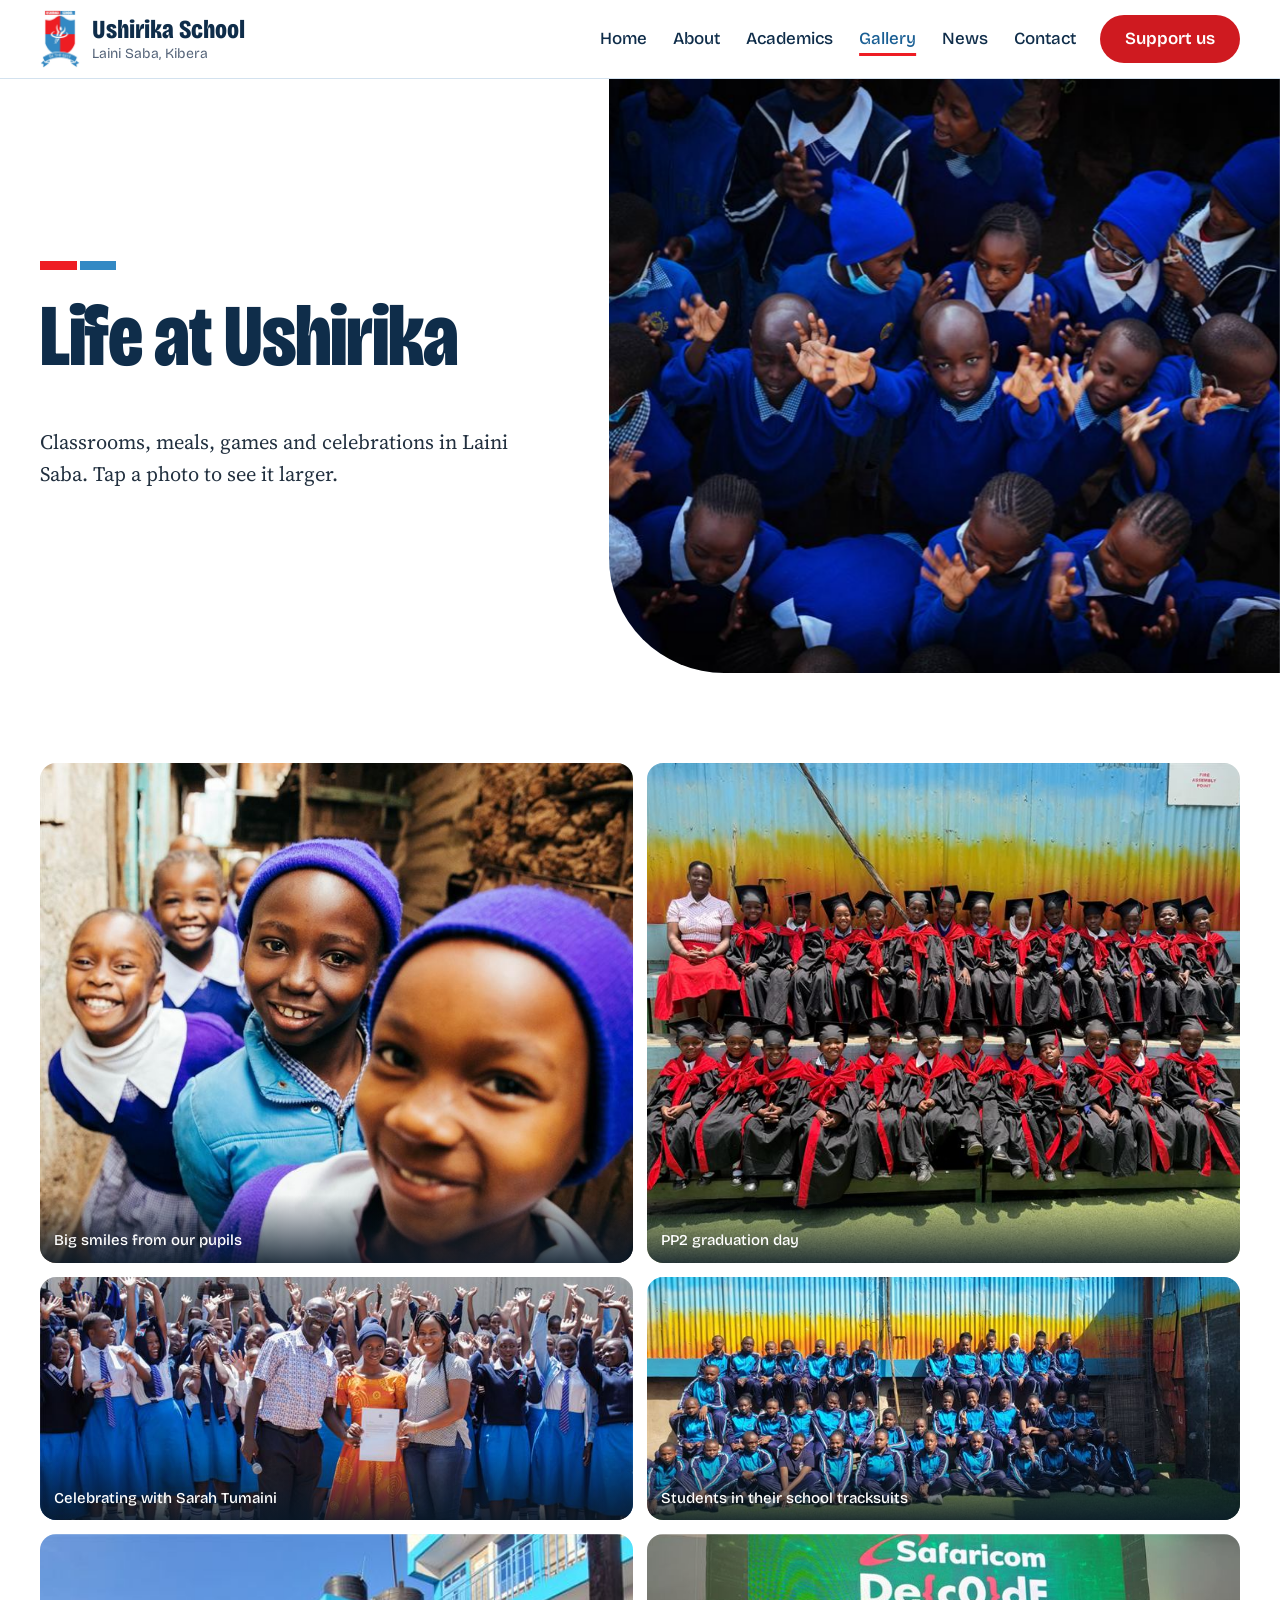
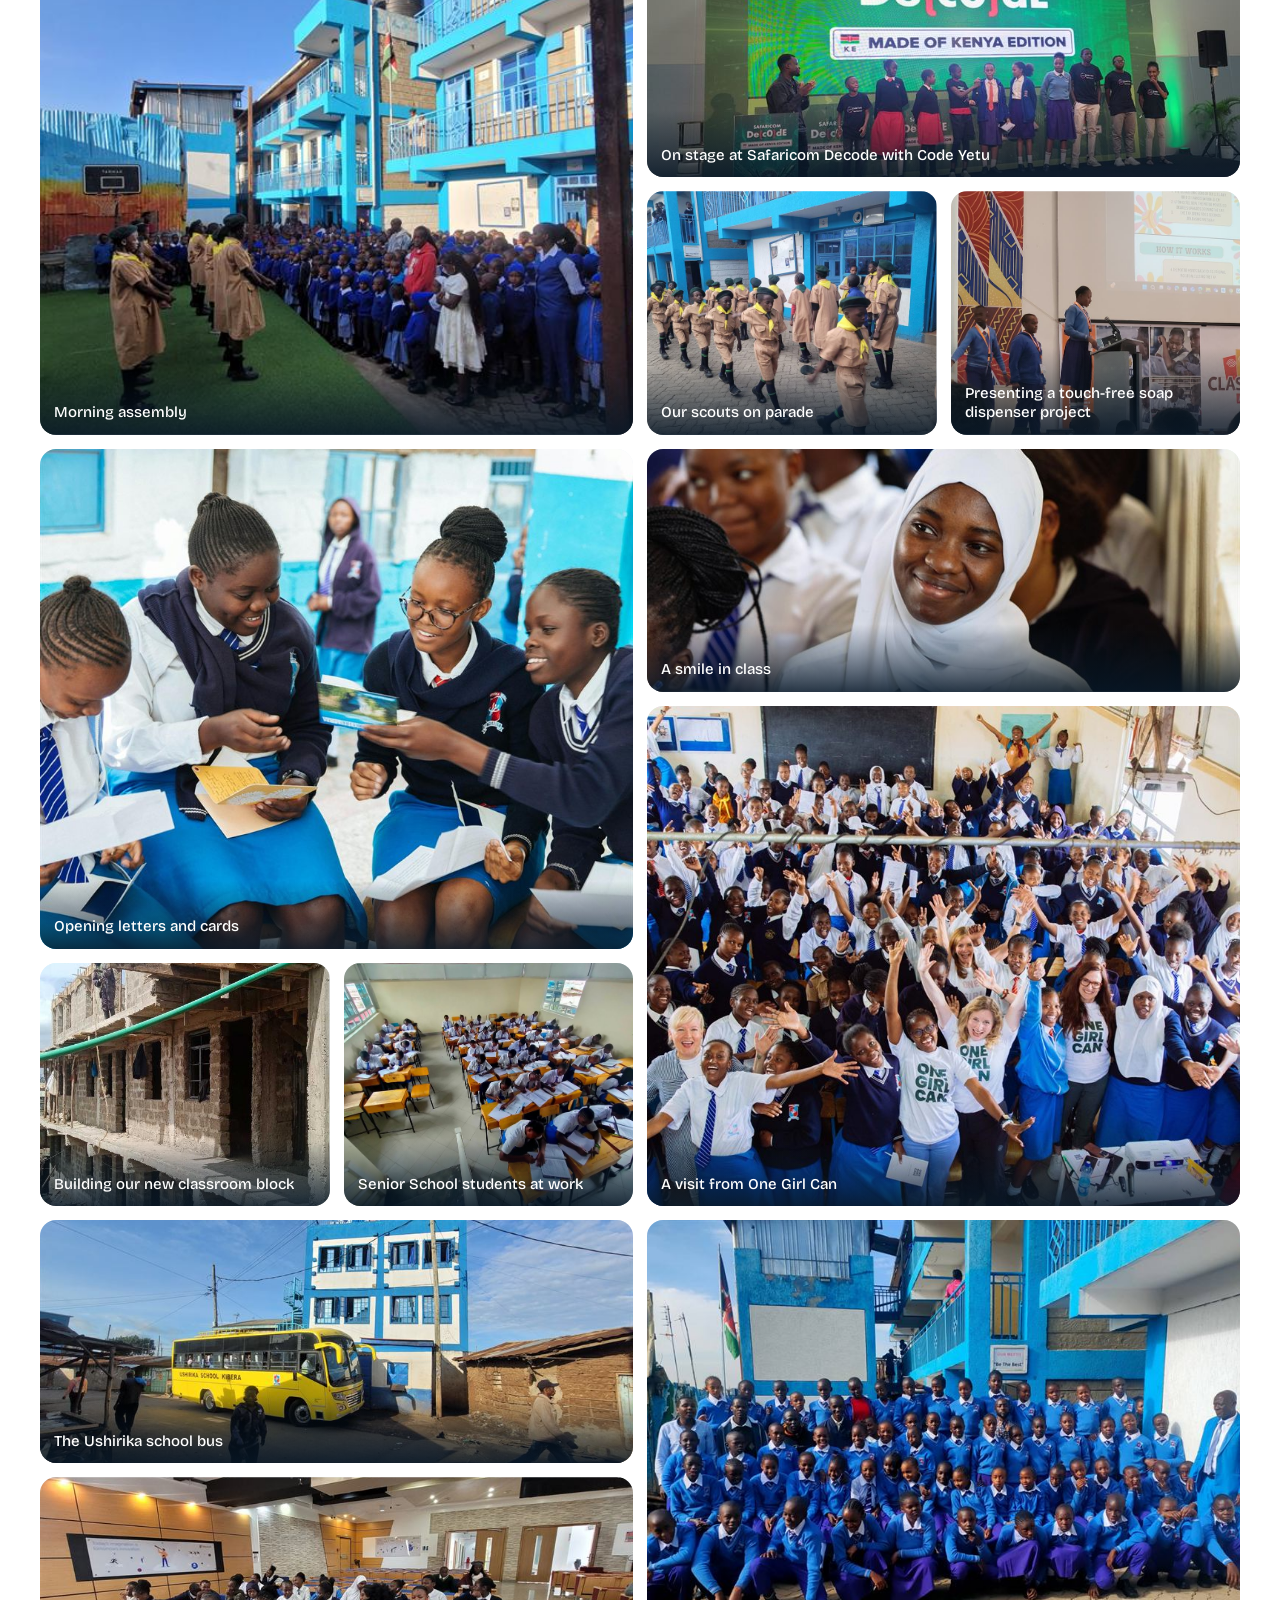
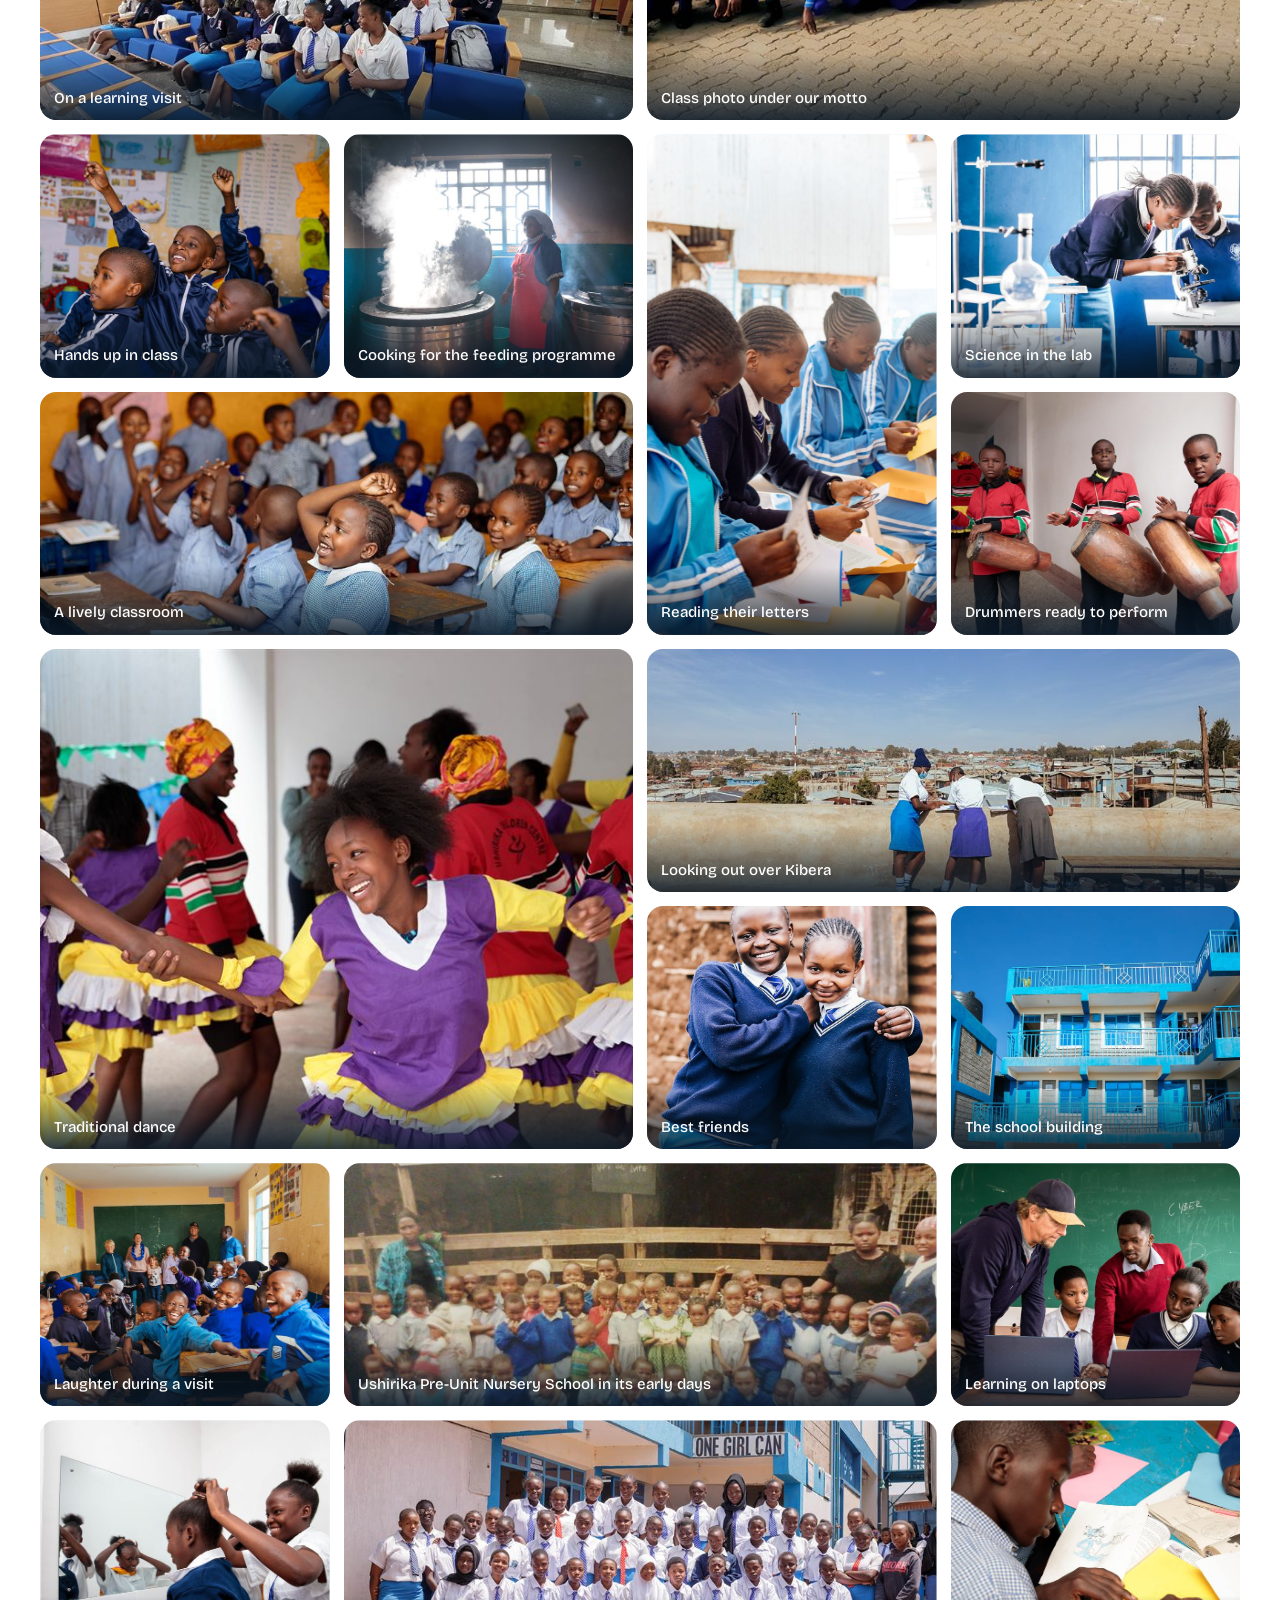
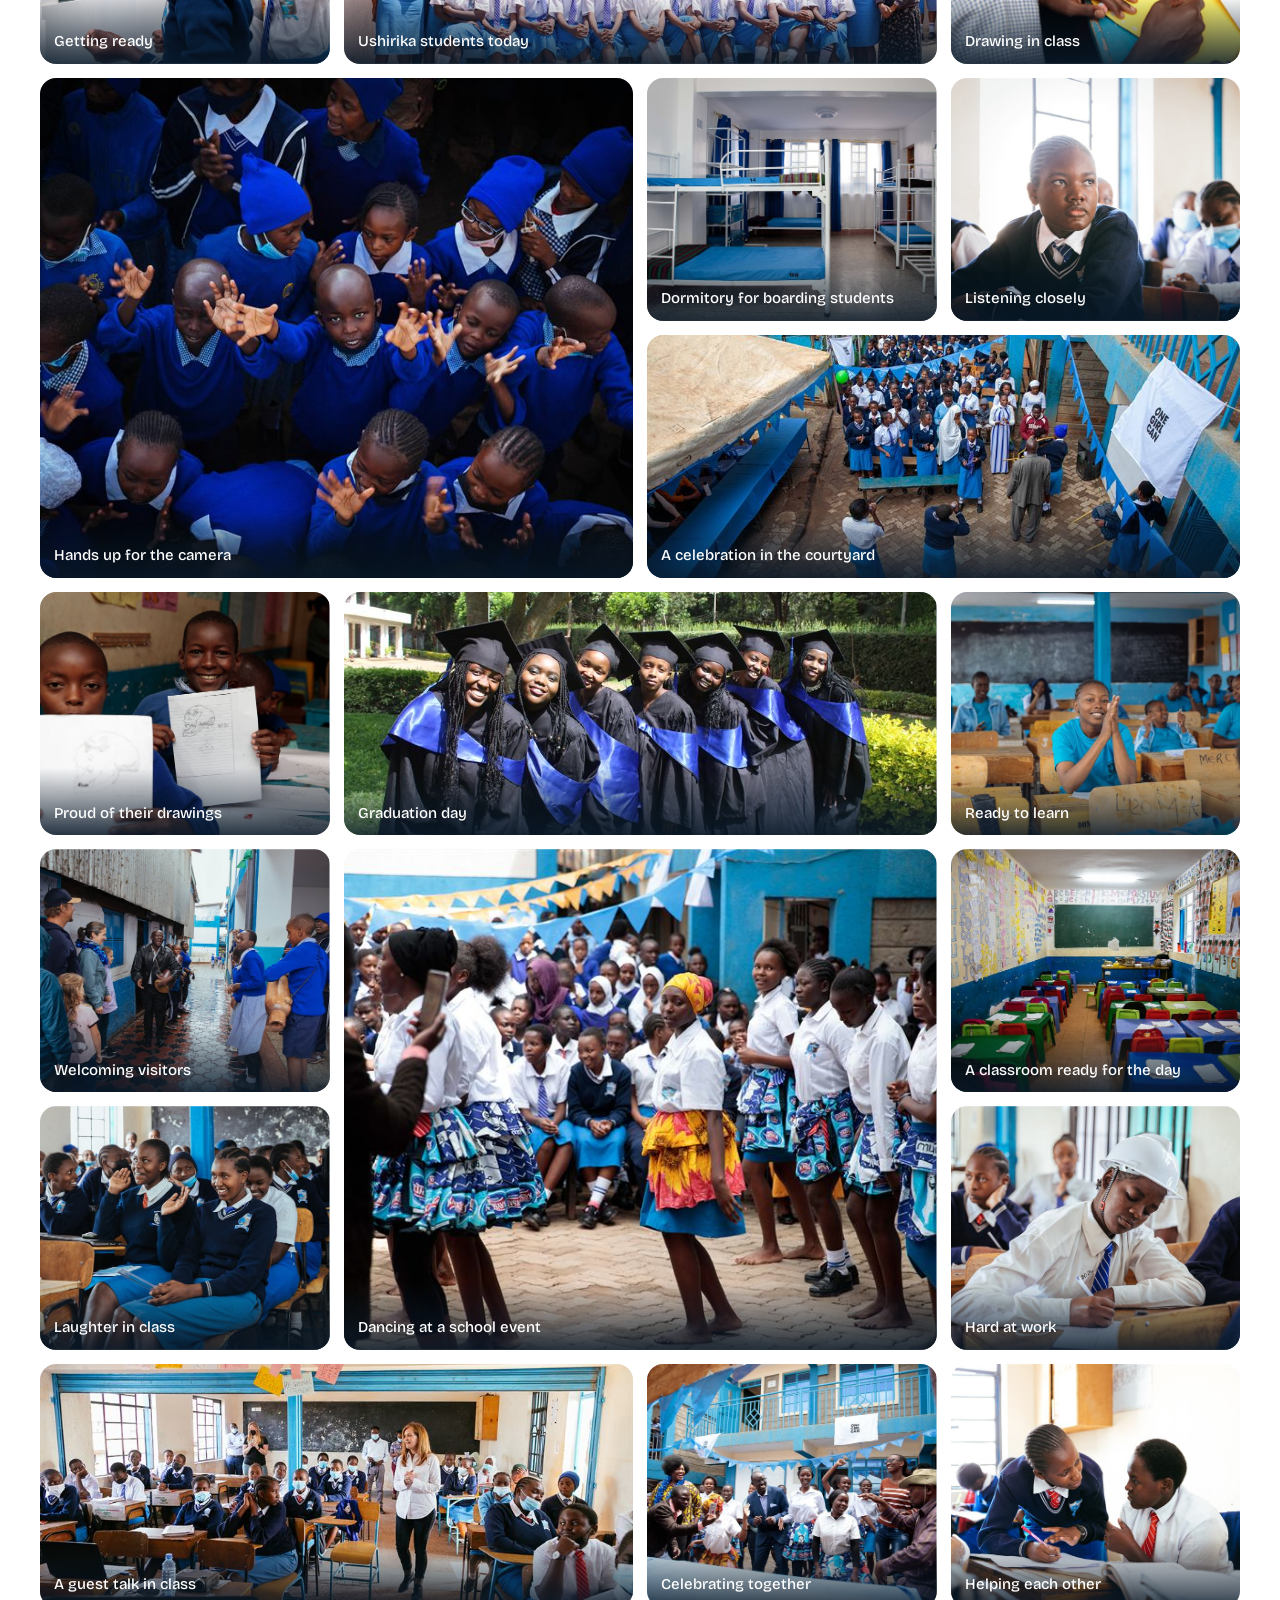
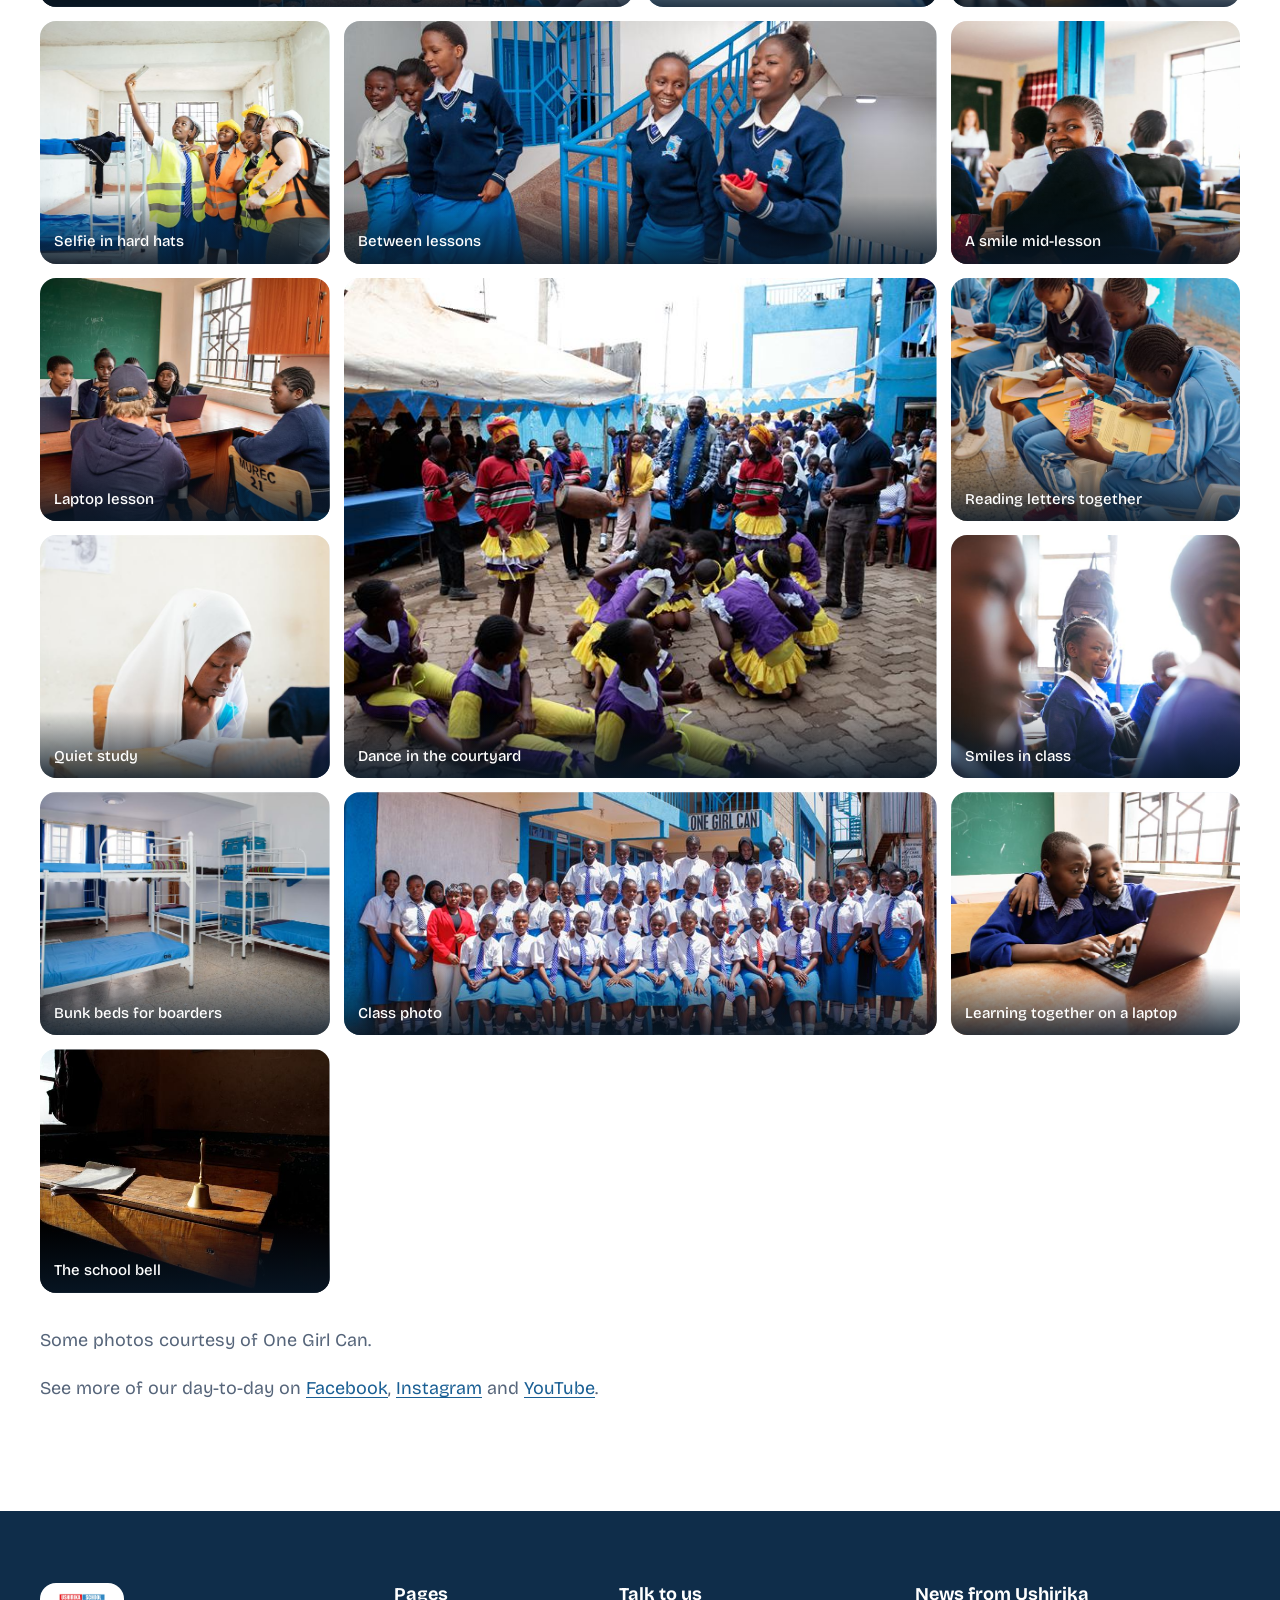
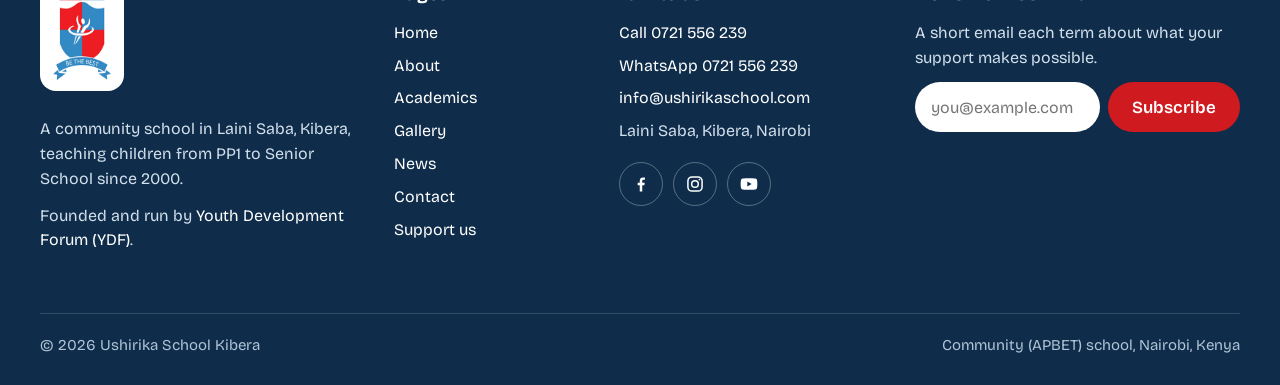
<file: gallery.html>
<!doctype html>
<html lang="en">
<head>
  <meta charset="utf-8">
  <meta name="viewport" content="width=device-width, initial-scale=1">
  <title>Gallery | Ushirika School Kibera</title>
  <meta name="description" content="Photos of school life at Ushirika School in Laini Saba, Kibera.">
  <link rel="canonical" href="https://ushirikaschool.com/gallery.html">
  <meta property="og:url" content="https://ushirikaschool.com/gallery.html">
  <meta property="og:site_name" content="Ushirika School Kibera">
  <meta property="og:type" content="website">
  <meta property="og:title" content="Gallery | Ushirika School Kibera">
  <meta property="og:description" content="Photos of school life at Ushirika School in Laini Saba, Kibera.">
  <meta property="og:image" content="https://ushirikaschool.com/assets/img/og-image.jpg">
  <meta name="twitter:card" content="summary_large_image">
  <meta name="theme-color" content="#0F2D4A">
  <link rel="icon" type="image/png" sizes="32x32" href="assets/img/favicon-32.png">
  <link rel="apple-touch-icon" href="assets/img/apple-touch-icon.png">
  <link rel="preconnect" href="https://fonts.googleapis.com">
  <link rel="preconnect" href="https://fonts.gstatic.com" crossorigin>
  <link rel="stylesheet" href="https://fonts.googleapis.com/css2?family=Bricolage+Grotesque:opsz,wdth,wght@12..96,75..100,400..800&family=Source+Serif+4:ital,opsz,wght@0,8..60,400..700;1,8..60,400..700&display=swap">
  <link rel="stylesheet" href="css/style.css">
</head>
<body data-page="gallery">
<div id="site-header"></div>
<script src="js/site.js"></script>

<main id="main">

  <header class="page-head page-head--photo">
    <div class="wrap">
      <div class="page-head__text">
        <span class="mark" aria-hidden="true"></span>
        <h1>Life at Ushirika</h1>
        <p class="lede">Classrooms, meals, games and celebrations in Laini Saba. Tap a photo to see it larger.</p>
      </div>
      <figure class="page-head__photo">
        <img src="assets/gallery/photo-43.jpg"
             srcset="assets/gallery/photo-43-small.jpg 800w, assets/gallery/photo-43.jpg 1600w"
             sizes="(max-width: 860px) 100vw, 560px" width="1600" height="1170" fetchpriority="high"
             style="object-position: 50% 45%" alt="Seen from above, young pupils in blue sweaters and woolly hats reach up towards the camera">
      </figure>
    </div>
  </header>

  <section class="section" aria-label="Photos">
    <div class="wrap">
      <!--
        HOW TO ADD A PHOTO
        1. Put a large copy (about 1600px wide) and a small copy (about 800px wide)
           in assets/gallery/, for example sports-day.jpg and sports-day-small.jpg
        2. Copy this block and change the file names, alt text and caption:

        <figure class="g-item">
          <a href="assets/gallery/sports-day.jpg">
            <img src="assets/gallery/sports-day-small.jpg" alt="Describe what is in the photo" loading="lazy" width="800" height="533">
          </a>
          <figcaption>Short caption, for example Sports day, 2026</figcaption>
        </figure>

        3. To make a photo stand out, add a size to the first line:
           <figure class="g-item g-item--big">   (2 x 2 tiles)
           <figure class="g-item g-item--wide">  (2 tiles across)
           <figure class="g-item g-item--tall">  (2 tiles down, good for upright photos)
           The grid fills any gaps by itself.
      -->
      <div class="gallery">

        <figure class="g-item g-item--big">
          <a href="assets/gallery/photo-04.jpg">
            <img src="assets/gallery/photo-04-small.jpg" alt="Three young pupils in purple woolly hats and blue uniforms smile at the camera in a narrow lane" width="800" height="800" loading="lazy">
          </a>
          <figcaption>Big smiles from our pupils</figcaption>
        </figure>

        <figure class="g-item g-item--big">
          <a href="assets/gallery/photo-44.jpg">
            <img src="assets/gallery/photo-44-small.jpg" alt="PP2 pupils in black graduation gowns, caps and red sashes sit in two rows with their teacher, in front of a brightly painted iron-sheet wall" width="800" height="600" loading="lazy">
          </a>
          <figcaption>PP2 graduation day</figcaption>
        </figure>

        <figure class="g-item g-item--wide">
          <a href="assets/img/hero-2000.jpg">
            <img src="assets/img/hero-800.jpg" alt="Ushirika students in blue uniforms cheer with their arms raised behind Sarah Tumaini, in an orange dress, who holds a letter between director David Kitavi and another adult" width="800" height="533" loading="lazy">
          </a>
          <figcaption>Celebrating with Sarah Tumaini</figcaption>
        </figure>

        <figure class="g-item g-item--wide">
          <a href="assets/gallery/photo-45.jpg">
            <img src="assets/gallery/photo-45-small.jpg" alt="About fifty students in blue and navy school tracksuits sit in three rows on green turf, in front of a brightly painted iron-sheet wall" width="800" height="360" loading="lazy">
          </a>
          <figcaption>Students in their school tracksuits</figcaption>
        </figure>

        <figure class="g-item g-item--big">
          <a href="assets/gallery/photo-48.jpg">
            <img src="assets/gallery/photo-48-small.jpg" alt="The whole school gathers for morning assembly in the courtyard, with scouts standing in line on the green turf" width="800" height="451" loading="lazy">
          </a>
          <figcaption>Morning assembly</figcaption>
        </figure>

        <figure class="g-item g-item--wide">
          <a href="assets/gallery/photo-50.jpg">
            <img src="assets/gallery/photo-50-small.jpg" alt="Students in Code Yetu T-shirts and school uniforms stand on stage at Safaricom Decode, Made of Kenya edition" width="800" height="360" loading="lazy">
          </a>
          <figcaption>On stage at Safaricom Decode with Code Yetu</figcaption>
        </figure>

        <figure class="g-item">
          <a href="assets/gallery/photo-46.jpg">
            <img src="assets/gallery/photo-46-small.jpg" alt="Ushirika scouts in khaki uniforms, green berets and yellow scarves march across the school courtyard" width="800" height="600" loading="lazy">
          </a>
          <figcaption>Our scouts on parade</figcaption>
        </figure>

        <figure class="g-item">
          <a href="assets/gallery/photo-53.jpg">
            <img src="assets/gallery/photo-53-small.jpg" alt="A student presents a touch-free soap dispenser project at a podium while two classmates stand nearby" width="800" height="600" loading="lazy">
          </a>
          <figcaption>Presenting a touch-free soap dispenser project</figcaption>
        </figure>

        <figure class="g-item g-item--big">
          <a href="assets/gallery/photo-55.jpg">
            <img src="assets/gallery/photo-55-small.jpg" alt="Four girls in navy sweaters and blue skirts sit side by side, laughing as they open letters and pass round a postcard" width="800" height="800" loading="lazy">
          </a>
          <figcaption>Opening letters and cards</figcaption>
        </figure>

        <figure class="g-item g-item--wide">
          <a href="assets/gallery/photo-54.jpg">
            <img src="assets/gallery/photo-54-small.jpg" alt="A student in a white hijab and school tie smiles among her classmates" width="800" height="400" loading="lazy" style="object-position: 50% 25%">
          </a>
          <figcaption>A smile in class</figcaption>
        </figure>

        <figure class="g-item g-item--big">
          <a href="assets/gallery/photo-57.jpg">
            <img src="assets/gallery/photo-57-small.jpg" alt="Seen from above, a packed classroom of Ushirika girls cheer with their arms in the air beside One Girl Can visitors in white One Girl Can T-shirts" width="800" height="800" loading="lazy">
          </a>
          <figcaption>A visit from One Girl Can</figcaption>
        </figure>

        <figure class="g-item">
          <a href="assets/gallery/photo-56.jpg">
            <img src="assets/gallery/photo-56-small.jpg" alt="Builders on scaffolding work on the upper floors of the new classroom block while it is being built" width="480" height="480" loading="lazy">
          </a>
          <figcaption>Building our new classroom block</figcaption>
        </figure>

        <figure class="g-item g-item--wide">
          <a href="assets/gallery/photo-49.jpg">
            <img src="assets/gallery/photo-49-small.jpg" alt="The yellow Ushirika School Kibera bus parked beside a blue and white school building" width="800" height="360" loading="lazy">
          </a>
          <figcaption>The Ushirika school bus</figcaption>
        </figure>

        <figure class="g-item g-item--big">
          <a href="assets/gallery/photo-51.jpg">
            <img src="assets/gallery/photo-51-small.jpg" alt="A large class of students in blue sweaters poses in front of the school under the sign Our motto: Be the Best" width="800" height="600" loading="lazy">
          </a>
          <figcaption>Class photo under our motto</figcaption>
        </figure>

        <figure class="g-item g-item--wide">
          <a href="assets/gallery/photo-47.jpg">
            <img src="assets/gallery/photo-47-small.jpg" alt="Students in school uniform sit in a modern auditorium during a learning visit" width="800" height="451" loading="lazy">
          </a>
          <figcaption>On a learning visit</figcaption>
        </figure>

        <figure class="g-item">
          <a href="assets/gallery/photo-52.jpg">
            <img src="assets/gallery/photo-52-small.jpg" alt="Senior School students in white shirts and striped ties write at their desks in a bright classroom" width="800" height="600" loading="lazy">
          </a>
          <figcaption>Senior School students at work</figcaption>
        </figure>

        <figure class="g-item">
          <a href="assets/gallery/photo-21.jpg">
            <img src="assets/gallery/photo-21-small.jpg" alt="Young boys in navy tracksuits raise their hands eagerly in a classroom covered in posters" width="800" height="533" loading="lazy">
          </a>
          <figcaption>Hands up in class</figcaption>
        </figure>

        <figure class="g-item">
          <a href="assets/gallery/photo-22.jpg">
            <img src="assets/gallery/photo-22-small.jpg" alt="A cook in a red apron stands beside large steaming cooking pots in the school kitchen" width="800" height="533" loading="lazy">
          </a>
          <figcaption>Cooking for the feeding programme</figcaption>
        </figure>

        <figure class="g-item g-item--tall">
          <a href="assets/gallery/photo-06.jpg">
            <img src="assets/gallery/photo-06-small.jpg" alt="Girls in light blue tracksuits smile as they read letters and cards" width="800" height="1200" loading="lazy">
          </a>
          <figcaption>Reading their letters</figcaption>
        </figure>

        <figure class="g-item g-item--wide">
          <a href="assets/gallery/photo-08.jpg">
            <img src="assets/gallery/photo-08-small.jpg" alt="A packed classroom of young pupils in light blue uniforms laughing and raising their hands" width="800" height="533" loading="lazy">
          </a>
          <figcaption>A lively classroom</figcaption>
        </figure>

        <figure class="g-item">
          <a href="assets/gallery/photo-01.jpg">
            <img src="assets/gallery/photo-01-small.jpg" alt="Two students in navy uniforms use a microscope in a science lab with glass flasks and stands" width="800" height="533" loading="lazy">
          </a>
          <figcaption>Science in the lab</figcaption>
        </figure>

        <figure class="g-item">
          <a href="assets/gallery/photo-35.jpg">
            <img src="assets/gallery/photo-35-small.jpg" alt="Three boys in red and green tops play large traditional drums" width="800" height="533" loading="lazy">
          </a>
          <figcaption>Drummers ready to perform</figcaption>
        </figure>

        <figure class="g-item g-item--big">
          <a href="assets/gallery/photo-23.jpg">
            <img src="assets/gallery/photo-23-small.jpg" alt="Dancers in bright purple and yellow costumes hold hands and spin in a dance" width="800" height="533" loading="lazy">
          </a>
          <figcaption>Traditional dance</figcaption>
        </figure>

        <figure class="g-item g-item--wide">
          <a href="assets/gallery/photo-10.jpg">
            <img src="assets/gallery/photo-10-small.jpg" alt="Three students in uniform lean over a rooftop wall, with the roofs of Kibera stretching behind them" width="800" height="533" loading="lazy">
          </a>
          <figcaption>Looking out over Kibera</figcaption>
        </figure>

        <figure class="g-item">
          <a href="assets/gallery/photo-02.jpg">
            <img src="assets/gallery/photo-02-small.jpg" alt="Two smiling girls in navy sweaters and striped ties stand arm in arm against a mud and iron-sheet wall" width="800" height="800" loading="lazy">
          </a>
          <figcaption>Best friends</figcaption>
        </figure>

        <figure class="g-item">
          <a href="assets/gallery/photo-28.jpg">
            <img src="assets/gallery/photo-28-small.jpg" alt="A three-storey building painted bright blue, with balconies and railings, under a clear sky" width="800" height="533" loading="lazy">
          </a>
          <figcaption>The school building</figcaption>
        </figure>

        <figure class="g-item">
          <a href="assets/gallery/photo-15.jpg">
            <img src="assets/gallery/photo-15-small.jpg" alt="Pupils in blue sweaters laugh together while visitors watch from the front of the classroom" width="800" height="533" loading="lazy">
          </a>
          <figcaption>Laughter during a visit</figcaption>
        </figure>

        <figure class="g-item g-item--wide">
          <a href="assets/img/early-nursery-school.jpg">
            <img src="assets/img/early-nursery-school-800.jpg" alt="An early class photo outside Ushirika Pre-Unit Nursery School: dozens of young children with their teachers under a rusty iron-sheet roof" width="800" height="594" loading="lazy">
          </a>
          <figcaption>Ushirika Pre-Unit Nursery School in its early days</figcaption>
        </figure>

        <figure class="g-item">
          <a href="assets/gallery/photo-33.jpg">
            <img src="assets/gallery/photo-33-small.jpg" alt="Two adults help students work on laptops in front of a chalkboard" width="800" height="533" loading="lazy">
          </a>
          <figcaption>Learning on laptops</figcaption>
        </figure>

        <figure class="g-item">
          <a href="assets/gallery/photo-30.jpg">
            <img src="assets/gallery/photo-30-small.jpg" alt="Two girls in uniform laugh as they fix their hair in a mirror" width="800" height="533" loading="lazy">
          </a>
          <figcaption>Getting ready</figcaption>
        </figure>

        <figure class="g-item g-item--wide">
          <a href="assets/gallery/photo-25.jpg">
            <img src="assets/gallery/photo-25-small.jpg" alt="A large group of students in white shirts and blue skirts pose in front of a blue school building with a One Girl Can sign" width="800" height="517" loading="lazy">
          </a>
          <figcaption>Ushirika students today</figcaption>
        </figure>

        <figure class="g-item">
          <a href="assets/gallery/photo-14.jpg">
            <img src="assets/gallery/photo-14-small.jpg" alt="A boy in a checked shirt traces a drawing in his exercise book" width="800" height="533" loading="lazy">
          </a>
          <figcaption>Drawing in class</figcaption>
        </figure>

        <figure class="g-item g-item--big">
          <a href="assets/gallery/photo-43.jpg">
            <img src="assets/gallery/photo-43-small.jpg" alt="Seen from above, young pupils in blue sweaters and woolly hats reach up towards the camera" width="800" height="585" loading="lazy">
          </a>
          <figcaption>Hands up for the camera</figcaption>
        </figure>

        <figure class="g-item">
          <a href="assets/gallery/photo-09.jpg">
            <img src="assets/gallery/photo-09-small.jpg" alt="A bright dormitory with white metal bunk beds and blue mattresses" width="800" height="533" loading="lazy">
          </a>
          <figcaption>Dormitory for boarding students</figcaption>
        </figure>

        <figure class="g-item g-item--wide">
          <a href="assets/gallery/photo-40.jpg">
            <img src="assets/gallery/photo-40-small.jpg" alt="Seen from above, students in blue uniforms gather in a narrow courtyard decorated with blue and white bunting" width="800" height="533" loading="lazy">
          </a>
          <figcaption>A celebration in the courtyard</figcaption>
        </figure>

        <figure class="g-item">
          <a href="assets/gallery/photo-05.jpg">
            <img src="assets/gallery/photo-05-small.jpg" alt="A student in a navy sweater and tie listens closely in class" width="800" height="533" loading="lazy">
          </a>
          <figcaption>Listening closely</figcaption>
        </figure>

        <figure class="g-item">
          <a href="assets/gallery/photo-38.jpg">
            <img src="assets/gallery/photo-38-small.jpg" alt="Two boys smile as they hold up their pencil drawings" width="800" height="533" loading="lazy">
          </a>
          <figcaption>Proud of their drawings</figcaption>
        </figure>

        <figure class="g-item g-item--wide">
          <a href="assets/gallery/photo-17.jpg">
            <img src="assets/gallery/photo-17-small.jpg" alt="Seven young women in black graduation gowns, caps and blue sashes smile together on a lawn" width="800" height="533" loading="lazy">
          </a>
          <figcaption>Graduation day</figcaption>
        </figure>

        <figure class="g-item">
          <a href="assets/gallery/photo-12.jpg">
            <img src="assets/gallery/photo-12-small.jpg" alt="A smiling student in a light blue T-shirt claps in a classroom of wooden desks" width="800" height="533" loading="lazy">
          </a>
          <figcaption>Ready to learn</figcaption>
        </figure>

        <figure class="g-item">
          <a href="assets/gallery/photo-13.jpg">
            <img src="assets/gallery/photo-13-small.jpg" alt="Students in blue uniforms welcome visitors with drums in a school corridor" width="800" height="533" loading="lazy">
          </a>
          <figcaption>Welcoming visitors</figcaption>
        </figure>

        <figure class="g-item g-item--big">
          <a href="assets/gallery/photo-24.jpg">
            <img src="assets/gallery/photo-24-small.jpg" alt="Girls in white shirts and colourful kitenge skirts dance in front of a crowd of students" width="800" height="533" loading="lazy">
          </a>
          <figcaption>Dancing at a school event</figcaption>
        </figure>

        <figure class="g-item">
          <a href="assets/gallery/photo-16.jpg">
            <img src="assets/gallery/photo-16-small.jpg" alt="An empty classroom with small colourful tables and chairs, and walls covered in alphabet charts and children's work" width="800" height="533" loading="lazy">
          </a>
          <figcaption>A classroom ready for the day</figcaption>
        </figure>

        <figure class="g-item">
          <a href="assets/gallery/photo-07.jpg">
            <img src="assets/gallery/photo-07-small.jpg" alt="Older students in navy sweaters and blue skirts laugh and wave at their desks" width="800" height="533" loading="lazy">
          </a>
          <figcaption>Laughter in class</figcaption>
        </figure>

        <figure class="g-item">
          <a href="assets/gallery/photo-34.jpg">
            <img src="assets/gallery/photo-34-small.jpg" alt="A student wearing a white hard hat writes at a desk during class" width="800" height="533" loading="lazy">
          </a>
          <figcaption>Hard at work</figcaption>
        </figure>

        <figure class="g-item g-item--wide">
          <a href="assets/gallery/photo-18.jpg">
            <img src="assets/gallery/photo-18-small.jpg" alt="A visitor speaks to a full classroom of students in navy uniforms" width="800" height="533" loading="lazy">
          </a>
          <figcaption>A guest talk in class</figcaption>
        </figure>

        <figure class="g-item">
          <a href="assets/gallery/photo-20.jpg">
            <img src="assets/gallery/photo-20-small.jpg" alt="Students, parents and guests dance and cheer in the school courtyard under blue and white bunting" width="800" height="533" loading="lazy">
          </a>
          <figcaption>Celebrating together</figcaption>
        </figure>

        <figure class="g-item">
          <a href="assets/gallery/photo-37.jpg">
            <img src="assets/gallery/photo-37-small.jpg" alt="Two students lean over a desk to work through a problem together" width="800" height="533" loading="lazy">
          </a>
          <figcaption>Helping each other</figcaption>
        </figure>

        <figure class="g-item">
          <a href="assets/gallery/photo-26.jpg">
            <img src="assets/gallery/photo-26-small.jpg" alt="Students in hi-vis vests and hard hats take a selfie with a visitor in a room with bunk beds" width="800" height="533" loading="lazy">
          </a>
          <figcaption>Selfie in hard hats</figcaption>
        </figure>

        <figure class="g-item g-item--wide">
          <a href="assets/gallery/photo-42.jpg">
            <img src="assets/gallery/photo-42-small.jpg" alt="Girls in navy sweaters and blue skirts laugh together on a staircase with blue railings" width="800" height="533" loading="lazy">
          </a>
          <figcaption>Between lessons</figcaption>
        </figure>

        <figure class="g-item">
          <a href="assets/gallery/photo-27.jpg">
            <img src="assets/gallery/photo-27-small.jpg" alt="A student in a navy sweater turns and smiles during a lesson" width="800" height="533" loading="lazy">
          </a>
          <figcaption>A smile mid-lesson</figcaption>
        </figure>

        <figure class="g-item">
          <a href="assets/gallery/photo-29.jpg">
            <img src="assets/gallery/photo-29-small.jpg" alt="Students work on laptops at a long desk, with a visitor in a cap" width="800" height="533" loading="lazy">
          </a>
          <figcaption>Laptop lesson</figcaption>
        </figure>

        <figure class="g-item g-item--big">
          <a href="assets/gallery/photo-39.jpg">
            <img src="assets/gallery/photo-39-small.jpg" alt="Dancers in purple and yellow perform on the courtyard floor as a crowd watches" width="800" height="533" loading="lazy">
          </a>
          <figcaption>Dance in the courtyard</figcaption>
        </figure>

        <figure class="g-item">
          <a href="assets/gallery/photo-11.jpg">
            <img src="assets/gallery/photo-11-small.jpg" alt="Students in light blue tracksuits sit reading letters and cards" width="800" height="533" loading="lazy">
          </a>
          <figcaption>Reading letters together</figcaption>
        </figure>

        <figure class="g-item">
          <a href="assets/gallery/photo-19.jpg">
            <img src="assets/gallery/photo-19-small.jpg" alt="A student in a white hijab reads at her desk" width="800" height="533" loading="lazy">
          </a>
          <figcaption>Quiet study</figcaption>
        </figure>

        <figure class="g-item">
          <a href="assets/gallery/photo-31.jpg">
            <img src="assets/gallery/photo-31-small.jpg" alt="A smiling girl in a blue sweater sits between classmates" width="800" height="533" loading="lazy">
          </a>
          <figcaption>Smiles in class</figcaption>
        </figure>

        <figure class="g-item">
          <a href="assets/gallery/photo-32.jpg">
            <img src="assets/gallery/photo-32-small.jpg" alt="A dormitory with white metal bunk beds, blue mattresses and blue curtains" width="800" height="533" loading="lazy">
          </a>
          <figcaption>Bunk beds for boarders</figcaption>
        </figure>

        <figure class="g-item g-item--wide">
          <a href="assets/gallery/photo-36.jpg">
            <img src="assets/gallery/photo-36-small.jpg" alt="A large group of students in white shirts and blue skirts pose with their teachers in front of the school building" width="800" height="529" loading="lazy">
          </a>
          <figcaption>Class photo</figcaption>
        </figure>

        <figure class="g-item">
          <a href="assets/gallery/photo-41.jpg">
            <img src="assets/gallery/photo-41-small.jpg" alt="Two boys in blue sweaters share a laptop, one with his arm around the other" width="800" height="533" loading="lazy">
          </a>
          <figcaption>Learning together on a laptop</figcaption>
        </figure>

        <figure class="g-item">
          <a href="assets/gallery/photo-03.jpg">
            <img src="assets/gallery/photo-03-small.jpg" alt="A brass hand bell sits on a wooden desk in a dim classroom" width="699" height="466" loading="lazy">
          </a>
          <figcaption>The school bell</figcaption>
        </figure>

      </div>
      <p class="muted" style="margin-top:32px;font-family:var(--font-display)">Some photos courtesy of One Girl Can.</p>
      <p class="muted" style="margin-top:0;font-family:var(--font-display)">See more of our day-to-day on <a href="https://www.facebook.com/UshirikaChildrenKibera">Facebook</a>, <a href="https://www.instagram.com/ushirika_school/">Instagram</a> and <a href="https://www.youtube.com/@ushirikaschoolkibera3655">YouTube</a>.</p>
    </div>
  </section>

</main>

<div id="site-footer"></div>
</body>
</html>
</file>
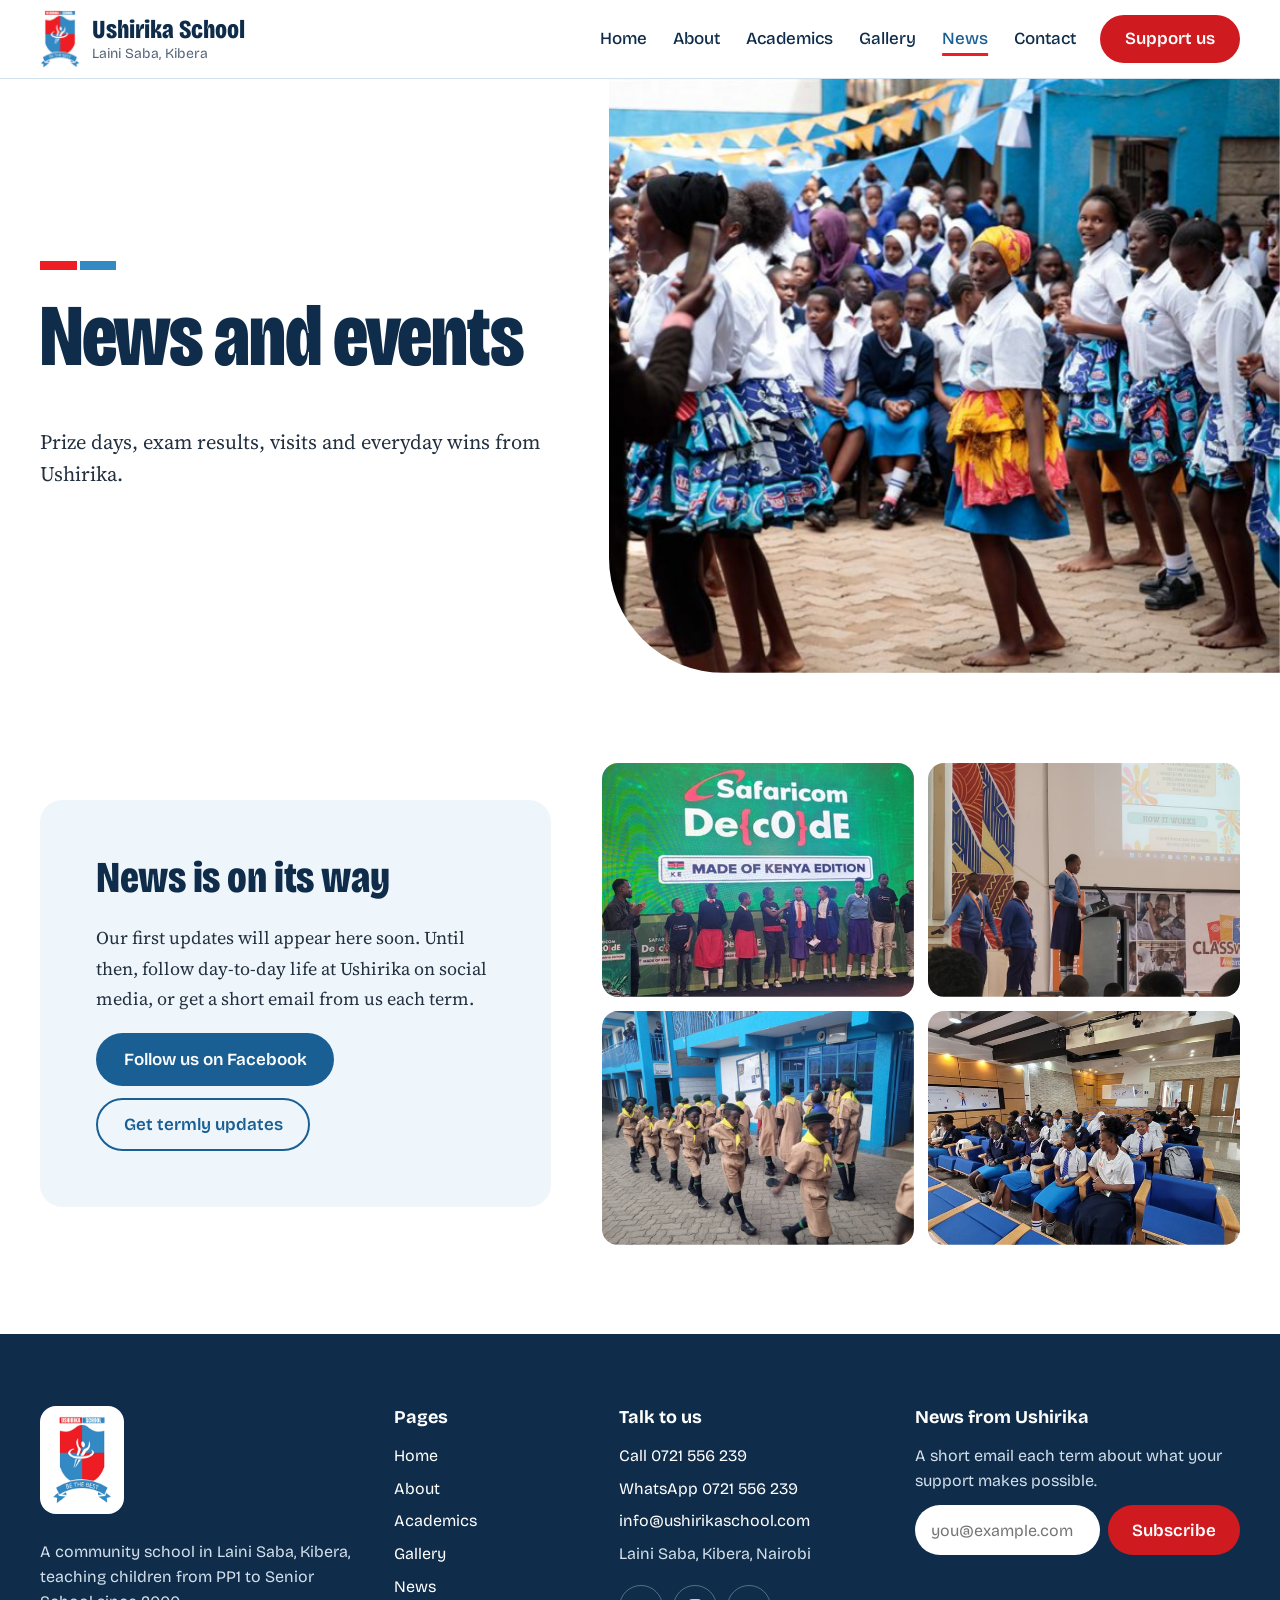
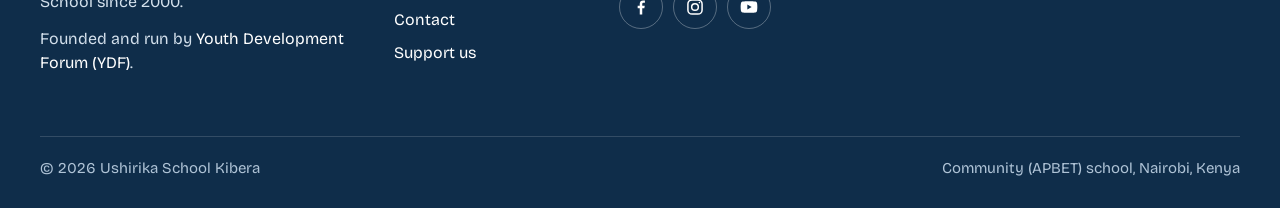
<file: news.html>
<!doctype html>
<html lang="en">
<head>
  <meta charset="utf-8">
  <meta name="viewport" content="width=device-width, initial-scale=1">
  <title>News and events | Ushirika School Kibera</title>
  <meta name="description" content="News, events and updates from Ushirika School in Laini Saba, Kibera.">
  <link rel="canonical" href="https://ushirikaschool.com/news.html">
  <meta property="og:url" content="https://ushirikaschool.com/news.html">
  <meta property="og:site_name" content="Ushirika School Kibera">
  <meta property="og:type" content="website">
  <meta property="og:title" content="News and events | Ushirika School Kibera">
  <meta property="og:description" content="News, events and updates from Ushirika School in Laini Saba, Kibera.">
  <meta property="og:image" content="https://ushirikaschool.com/assets/img/og-image.jpg">
  <meta name="twitter:card" content="summary_large_image">
  <meta name="theme-color" content="#0F2D4A">
  <link rel="icon" type="image/png" sizes="32x32" href="assets/img/favicon-32.png">
  <link rel="apple-touch-icon" href="assets/img/apple-touch-icon.png">
  <link rel="preconnect" href="https://fonts.googleapis.com">
  <link rel="preconnect" href="https://fonts.gstatic.com" crossorigin>
  <link rel="stylesheet" href="https://fonts.googleapis.com/css2?family=Bricolage+Grotesque:opsz,wdth,wght@12..96,75..100,400..800&family=Source+Serif+4:ital,opsz,wght@0,8..60,400..700;1,8..60,400..700&display=swap">
  <link rel="stylesheet" href="css/style.css">
</head>
<body data-page="news">
<div id="site-header"></div>
<script src="js/site.js"></script>

<main id="main">

  <header class="page-head page-head--photo">
    <div class="wrap">
      <div class="page-head__text">
        <span class="mark" aria-hidden="true"></span>
        <h1>News and events</h1>
        <p class="lede">Prize days, exam results, visits and everyday wins from Ushirika.</p>
      </div>
      <figure class="page-head__photo">
        <img src="assets/gallery/photo-24.jpg"
             srcset="assets/gallery/photo-24-small.jpg 800w, assets/gallery/photo-24.jpg 1600w"
             sizes="(max-width: 860px) 100vw, 560px" width="1600" height="1067" fetchpriority="high"
             style="object-position: 50% 40%" alt="Girls in white shirts and colourful kitenge skirts dance in front of a crowd of students">
      </figure>
    </div>
  </header>

  <section class="section" aria-label="Latest news">
    <div class="wrap">
      <!--
        HOW TO ADD A NEWS POST
        1. Put the photo in assets/news/, for example prize-day-2026.jpg (about 1200px wide)
        2. Copy this block, paste it just below this comment (newest post at the top),
           and change the date, title, photo, alt text and words:

        <article class="post">
          <img src="assets/news/prize-day-2026.jpg" alt="Describe what is in the photo" width="1200" height="800" loading="lazy">
          <div class="prose">
            <time datetime="2026-11-20">20 November 2026</time>
            <h2>Title of the news post</h2>
            <p>Two or three short paragraphs about what happened.</p>
          </div>
        </article>

        3. When the first post is in, delete the whole news-empty block below (the box and its four photos).
      -->

      <div class="news-empty">
        <div class="empty">
          <h2>News is on its way</h2>
          <p>Our first updates will appear here soon. Until then, follow day-to-day life at Ushirika on social media, or get a short email from us each term.</p>
          <div class="btn-row">
            <a class="btn btn--blue" href="https://www.facebook.com/UshirikaChildrenKibera">Follow us on Facebook</a>
            <a class="btn btn--ghost" href="#newsletter-email">Get termly updates</a>
          </div>
        </div>
        <div class="mosaic" role="group" aria-label="Recent moments at Ushirika">
          <figure>
            <img src="assets/gallery/photo-50-small.jpg" srcset="assets/gallery/photo-50-small.jpg 800w, assets/gallery/photo-50.jpg 1600w" sizes="(max-width: 900px) 50vw, 360px" width="800" height="360" loading="lazy"
                 alt="Students in Code Yetu T-shirts and school uniforms stand on stage at Safaricom Decode, Made of Kenya edition">
          </figure>
          <figure>
            <img src="assets/gallery/photo-53-small.jpg" srcset="assets/gallery/photo-53-small.jpg 800w, assets/gallery/photo-53.jpg 1600w" sizes="(max-width: 900px) 50vw, 360px" width="800" height="600" loading="lazy"
                 alt="A student presents a touch-free soap dispenser project at a podium while two classmates stand nearby">
          </figure>
          <figure>
            <img src="assets/gallery/photo-46-small.jpg" srcset="assets/gallery/photo-46-small.jpg 800w, assets/gallery/photo-46.jpg 1600w" sizes="(max-width: 900px) 50vw, 360px" width="800" height="600" loading="lazy"
                 alt="Ushirika scouts in khaki uniforms, green berets and yellow scarves march across the school courtyard">
          </figure>
          <figure>
            <img src="assets/gallery/photo-47-small.jpg" srcset="assets/gallery/photo-47-small.jpg 800w, assets/gallery/photo-47.jpg 1600w" sizes="(max-width: 900px) 50vw, 360px" width="800" height="451" loading="lazy"
                 alt="Students in school uniform sit in a modern auditorium during a learning visit">
          </figure>
        </div>
      </div>
    </div>
  </section>

</main>

<div id="site-footer"></div>
</body>
</html>
</file>
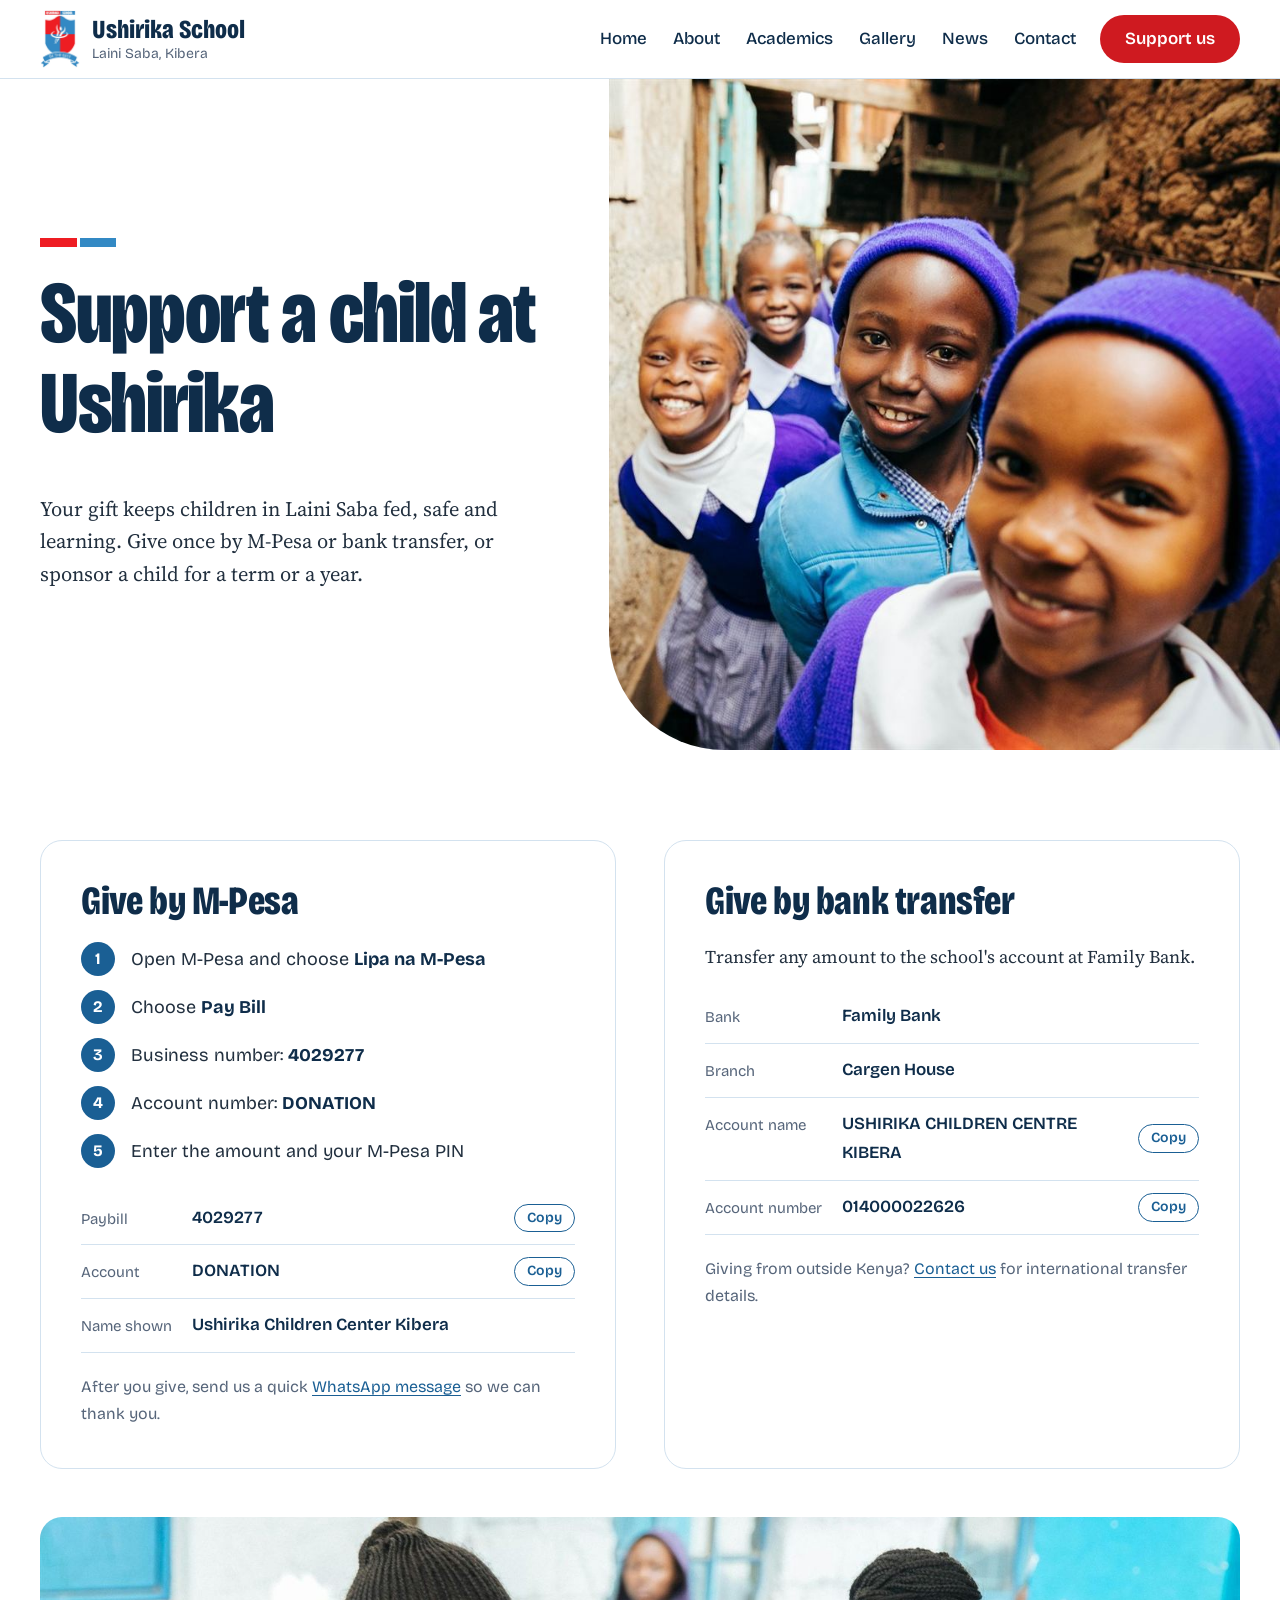
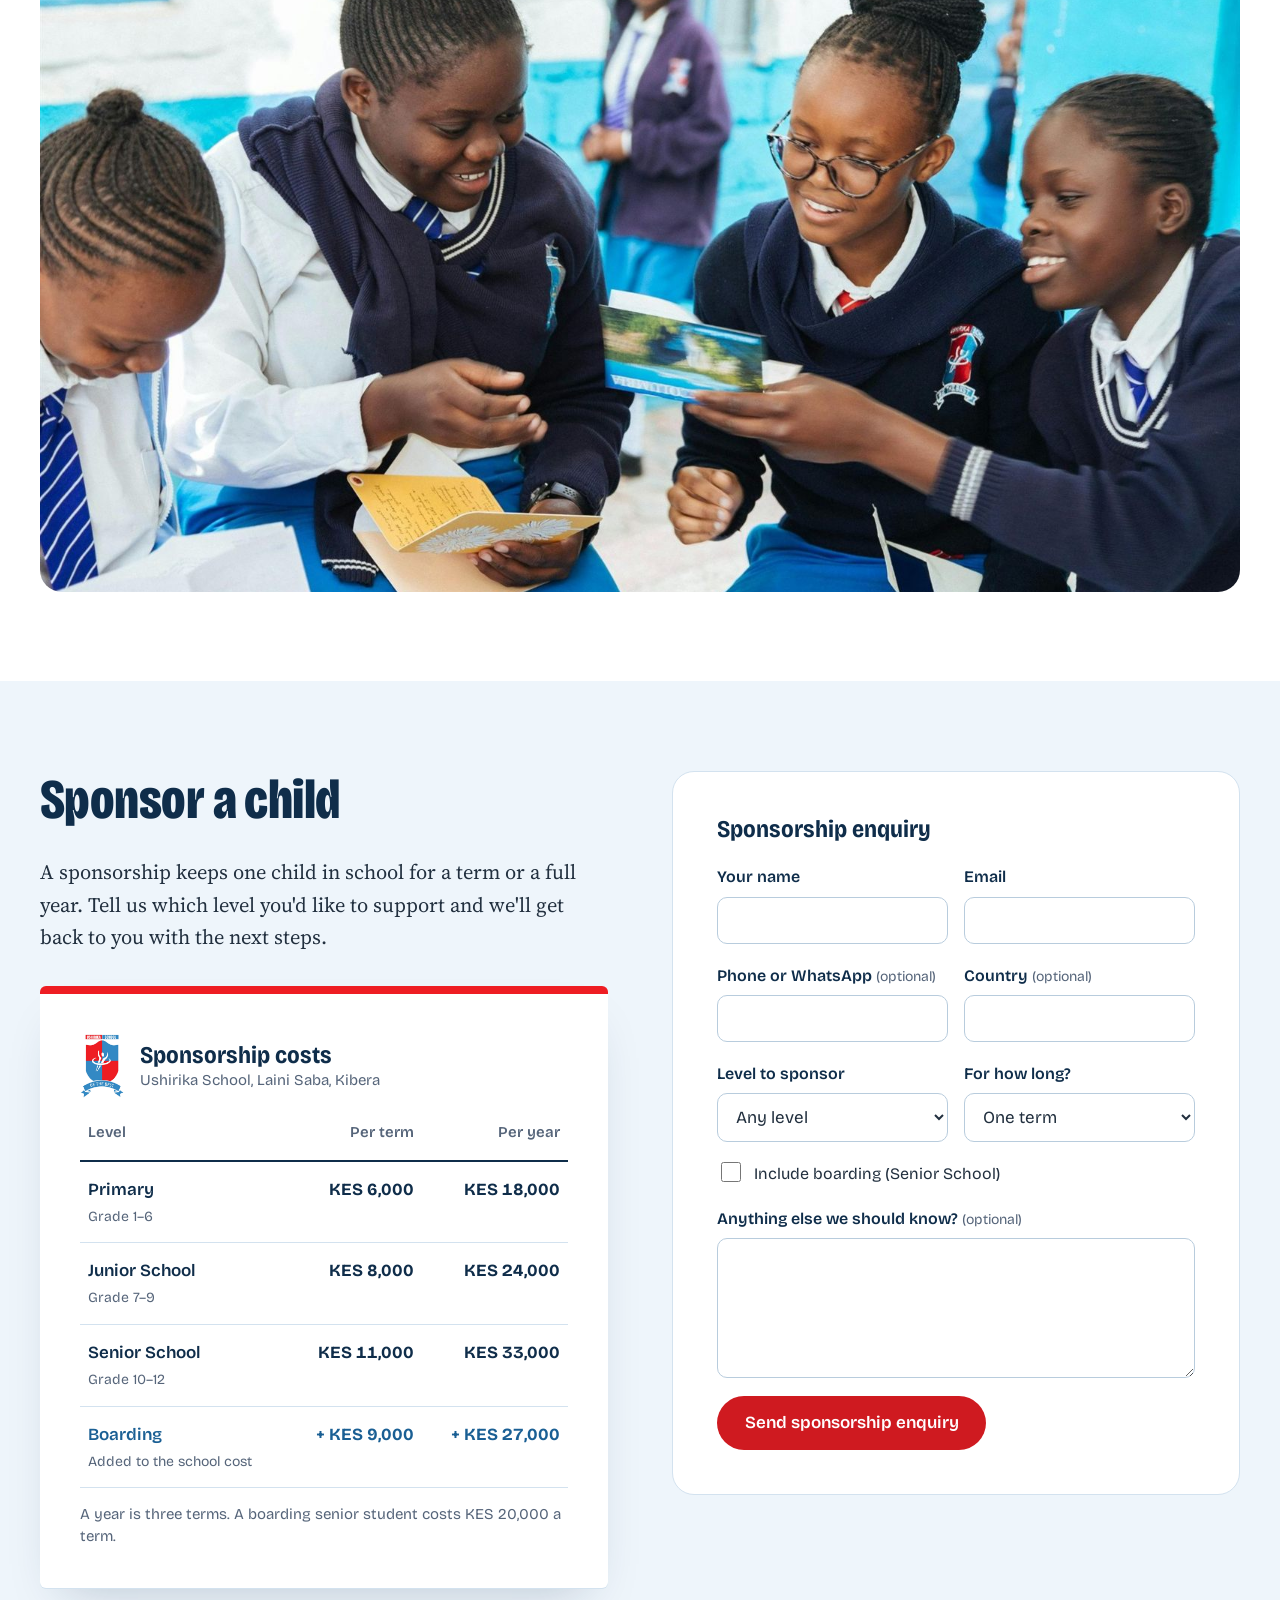
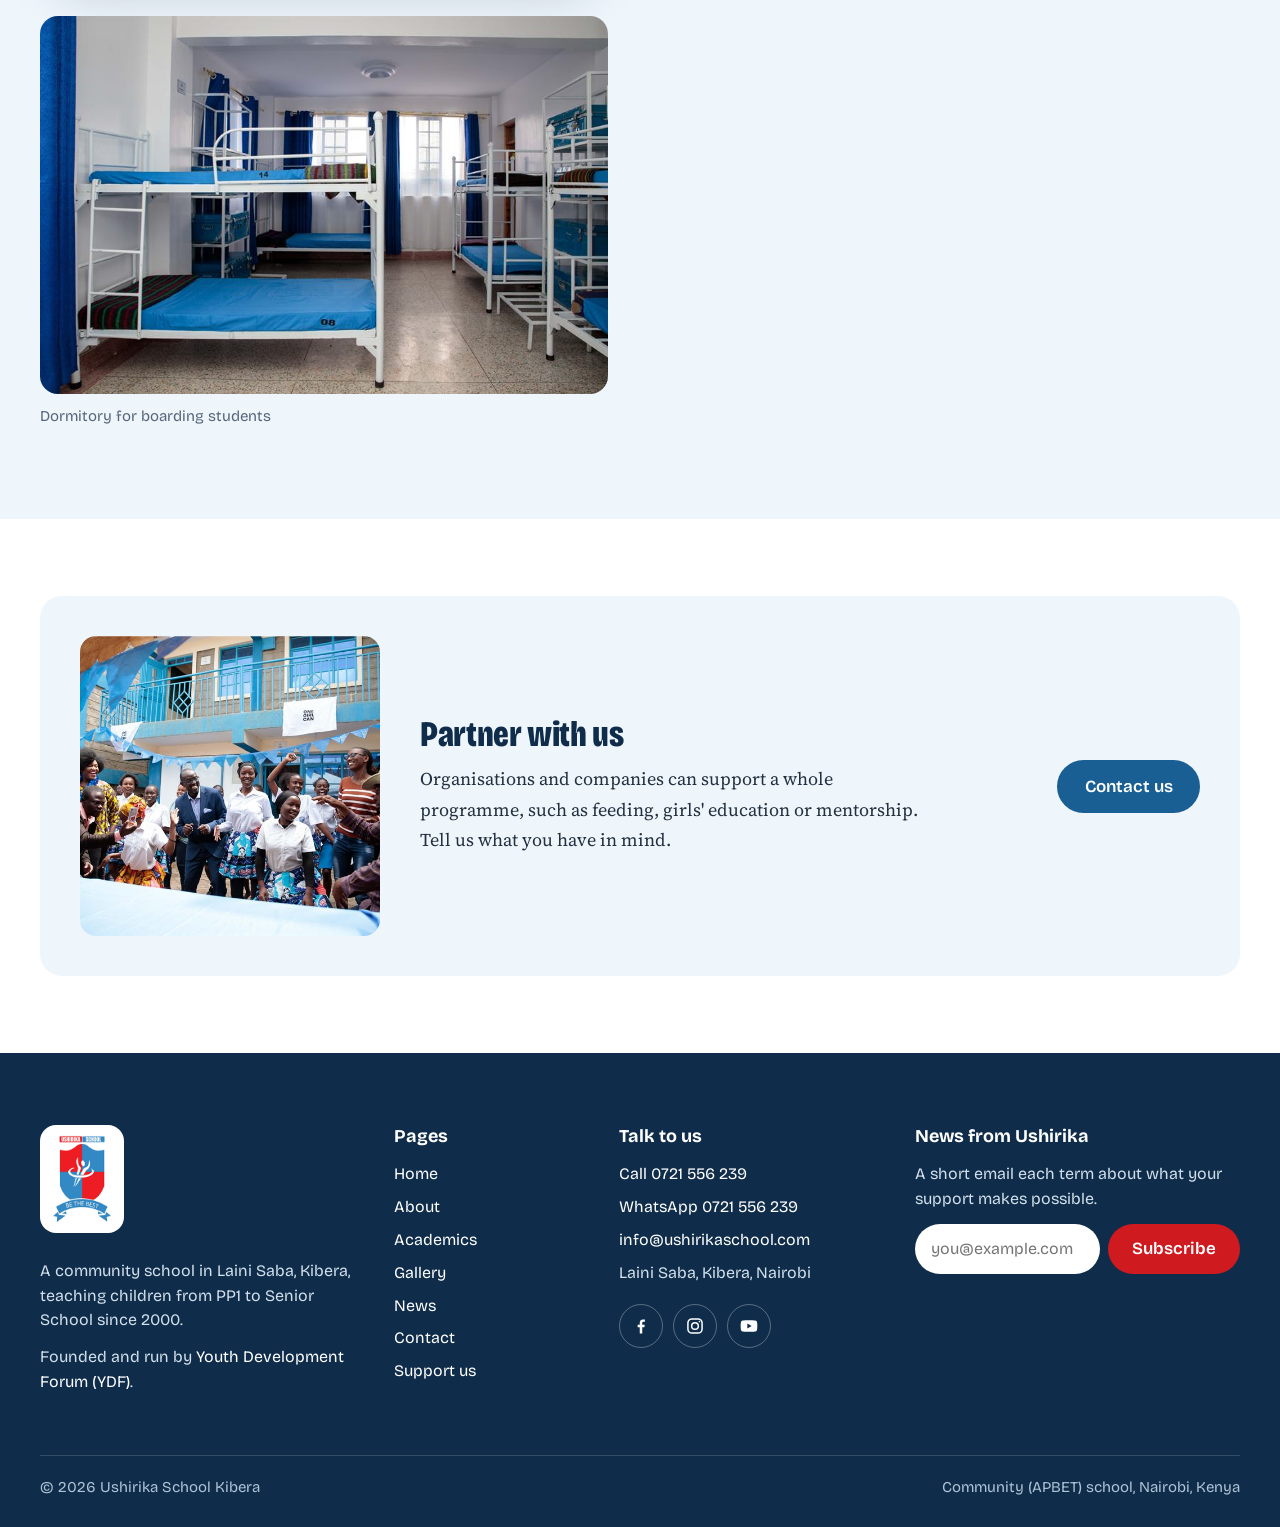
<file: support.html>
<!doctype html>
<html lang="en">
<head>
  <meta charset="utf-8">
  <meta name="viewport" content="width=device-width, initial-scale=1">
  <title>Support us | Ushirika School Kibera</title>
  <meta name="description" content="Sponsor a child at Ushirika School in Kibera from KES 6,000 a term, or give any amount by M-Pesa Paybill 4029277 or bank transfer to Family Bank.">
  <link rel="canonical" href="https://ushirikaschool.com/support.html">
  <meta property="og:url" content="https://ushirikaschool.com/support.html">
  <meta property="og:site_name" content="Ushirika School Kibera">
  <meta property="og:type" content="website">
  <meta property="og:title" content="Support a child at Ushirika School Kibera">
  <meta property="og:description" content="Sponsor a child from KES 6,000 a term, or give any amount by M-Pesa Paybill 4029277.">
  <meta property="og:image" content="https://ushirikaschool.com/assets/img/og-image.jpg">
  <meta name="twitter:card" content="summary_large_image">
  <meta name="theme-color" content="#0F2D4A">
  <link rel="icon" type="image/png" sizes="32x32" href="assets/img/favicon-32.png">
  <link rel="apple-touch-icon" href="assets/img/apple-touch-icon.png">
  <link rel="preconnect" href="https://fonts.googleapis.com">
  <link rel="preconnect" href="https://fonts.gstatic.com" crossorigin>
  <link rel="stylesheet" href="https://fonts.googleapis.com/css2?family=Bricolage+Grotesque:opsz,wdth,wght@12..96,75..100,400..800&family=Source+Serif+4:ital,opsz,wght@0,8..60,400..700;1,8..60,400..700&display=swap">
  <link rel="stylesheet" href="css/style.css">
</head>
<body data-page="support">
<div id="site-header"></div>
<script src="js/site.js"></script>

<main id="main">

  <header class="page-head page-head--photo">
    <div class="wrap">
      <div class="page-head__text">
        <span class="mark" aria-hidden="true"></span>
        <h1>Support a child at Ushirika</h1>
        <p class="lede">Your gift keeps children in Laini Saba fed, safe and learning. Give once by <span class="nowrap">M-Pesa</span> or bank transfer, or sponsor a child for a term or a year.</p>
      </div>
      <figure class="page-head__photo">
        <img src="assets/gallery/photo-04.jpg"
             srcset="assets/gallery/photo-04-small.jpg 800w, assets/gallery/photo-04.jpg 1080w"
             sizes="(max-width: 860px) 100vw, 560px" width="1080" height="1080" fetchpriority="high"
             style="object-position: 60% 40%" alt="Three young pupils in purple woolly hats and blue uniforms smile at the camera in a narrow lane">
      </figure>
    </div>
  </header>

  <section class="section" aria-label="Ways to give">
    <div class="wrap give">

      <div class="give__panel">
        <h2>Give by <span class="nowrap">M-Pesa</span></h2>
        <ol class="steps" style="margin-bottom:24px">
          <li>Open <span class="nowrap">M-Pesa</span> and choose <strong>Lipa na <span class="nowrap">M-Pesa</span></strong></li>
          <li>Choose <strong>Pay Bill</strong></li>
          <li>Business number: <strong>4029277</strong></li>
          <li>Account number: <strong>DONATION</strong></li>
          <li>Enter the amount and your <span class="nowrap">M-Pesa</span> PIN</li>
        </ol>
        <dl class="details">
          <dt>Paybill</dt>
          <dd>4029277 <button class="copy" type="button" data-copy="4029277" aria-label="Copy Paybill number">Copy</button></dd>
          <dt>Account</dt>
          <dd>DONATION <button class="copy" type="button" data-copy="DONATION" aria-label="Copy account number">Copy</button></dd>
          <dt>Name shown</dt>
          <dd>Ushirika Children Center Kibera</dd>
        </dl>
        <p class="give__note">After you give, send us a quick <a href="https://wa.me/254721556239?text=Hello%20Ushirika%2C%20I%20have%20just%20sent%20a%20donation.">WhatsApp message</a> so we can thank you.</p>
      </div>

      <div class="give__panel">
        <h2>Give by bank transfer</h2>
        <p>Transfer any amount to the school's account at Family Bank.</p>
        <dl class="details">
          <dt>Bank</dt>
          <dd>Family Bank</dd>
          <dt>Branch</dt>
          <dd>Cargen House</dd>
          <dt>Account name</dt>
          <dd>USHIRIKA CHILDREN CENTRE KIBERA <button class="copy" type="button" data-copy="USHIRIKA CHILDREN CENTRE KIBERA" aria-label="Copy account name">Copy</button></dd>
          <dt>Account number</dt>
          <dd>014000022626 <button class="copy" type="button" data-copy="014000022626" aria-label="Copy account number">Copy</button></dd>
          <!-- SWIFT CODE: add it here once Family Bank has confirmed it, for example:
          <dt>SWIFT code</dt>
          <dd>XXXXXXXX <button class="copy" type="button" data-copy="XXXXXXXX" aria-label="Copy SWIFT code">Copy</button></dd> -->
        </dl>
        <p class="give__note">Giving from outside Kenya? <a href="contact.html">Contact us</a> for international transfer details.</p>
      </div>

    </div>
    <div class="wrap">
      <figure class="wide-photo give-photo">
        <img src="assets/gallery/photo-55.jpg" srcset="assets/gallery/photo-55-small.jpg 800w, assets/gallery/photo-55.jpg 1600w" sizes="(max-width: 1360px) 100vw, 1320px" width="1600" height="1600" loading="lazy"
             alt="Four girls in navy sweaters and blue skirts sit side by side, laughing as they open letters and pass round a postcard">
      </figure>
    </div>
  </section>

  <section class="section section--chalk" id="sponsor" aria-labelledby="sponsor-title">
    <div class="wrap sponsor-grid">
      <div>
        <h2 id="sponsor-title">Sponsor a child</h2>
        <p class="lede">A sponsorship keeps one child in school for a term or a full year. Tell us which level you'd like to support and we'll get back to you with the next steps.</p>
        <div class="fee-sheet" style="margin-top:32px">
          <div class="fee-sheet__head">
            <img src="assets/img/logo.png" alt="" width="164" height="240">
            <div>
              <h3>Sponsorship costs</h3>
              <p>Ushirika School, Laini Saba, Kibera</p>
            </div>
          </div>
          <table class="fees">
            <caption class="sr-only">Cost to sponsor one child, in Kenya shillings</caption>
            <thead>
              <tr><th scope="col">Level</th><th scope="col" class="num">Per term<span class="cur-head"> (KES)</span></th><th scope="col" class="num">Per year<span class="cur-head"> (KES)</span></th></tr>
            </thead>
            <tbody>
              <tr><th scope="row">Primary<small>Grade 1–6</small></th><td class="num"><span class="cur">KES </span>6,000</td><td class="num"><span class="cur">KES </span>18,000</td></tr>
              <tr><th scope="row">Junior School<small>Grade 7–9</small></th><td class="num"><span class="cur">KES </span>8,000</td><td class="num"><span class="cur">KES </span>24,000</td></tr>
              <tr><th scope="row">Senior School<small>Grade 10–12</small></th><td class="num"><span class="cur">KES </span>11,000</td><td class="num"><span class="cur">KES </span>33,000</td></tr>
              <tr class="is-extra"><th scope="row">Boarding<small>Added to the school cost</small></th><td class="num">+ <span class="cur">KES </span>9,000</td><td class="num">+ <span class="cur">KES </span>27,000</td></tr>
            </tbody>
          </table>
          <p class="fee-sheet__foot">A year is three terms. A boarding senior student costs KES 20,000 a term.</p>
        </div>
        <figure class="support-photo">
          <img src="assets/gallery/photo-09-small.jpg" srcset="assets/gallery/photo-09-small.jpg 800w, assets/gallery/photo-09.jpg 1600w" sizes="(max-width: 960px) 100vw, 560px" width="800" height="533" loading="lazy"
               alt="A bright dormitory with white metal bunk beds and blue mattresses">
          <figcaption>Dormitory for boarding students</figcaption>
        </figure>
      </div>

      <div class="form-card">
        <h3 style="margin-bottom:20px">Sponsorship enquiry</h3>
        <form class="js-form" data-success="Thank you. We've received your sponsorship enquiry and will reply by email soon.">
          <input type="hidden" name="_subject" value="New sponsorship enquiry">
          <input type="hidden" name="form" value="Sponsorship enquiry">
          <input type="text" name="_gotcha" class="hp" tabindex="-1" autocomplete="off" aria-hidden="true">
          <div class="field-row">
            <div class="field">
              <label for="s-name">Your name</label>
              <input id="s-name" name="name" type="text" required autocomplete="name">
            </div>
            <div class="field">
              <label for="s-email">Email</label>
              <input id="s-email" name="email" type="email" required autocomplete="email">
            </div>
          </div>
          <div class="field-row">
            <div class="field">
              <label for="s-phone">Phone or WhatsApp <span class="hint">(optional)</span></label>
              <input id="s-phone" name="phone" type="tel" autocomplete="tel">
            </div>
            <div class="field">
              <label for="s-country">Country <span class="hint">(optional)</span></label>
              <input id="s-country" name="country" type="text" autocomplete="country-name">
            </div>
          </div>
          <div class="field-row">
            <div class="field">
              <label for="s-level">Level to sponsor</label>
              <select id="s-level" name="level">
                <option>Any level</option>
                <option>Pre-primary (PP1–PP2)</option>
                <option>Primary (Grade 1–6)</option>
                <option>Junior School (Grade 7–9)</option>
                <option>Senior School (Grade 10–12)</option>
              </select>
            </div>
            <div class="field">
              <label for="s-length">For how long?</label>
              <select id="s-length" name="length">
                <option>One term</option>
                <option>One year (three terms)</option>
                <option>Not sure yet</option>
              </select>
            </div>
          </div>
          <label class="check"><input type="checkbox" name="boarding" value="Yes"> Include boarding (Senior School)</label>
          <div class="field">
            <label for="s-message">Anything else we should know? <span class="hint">(optional)</span></label>
            <textarea id="s-message" name="message"></textarea>
          </div>
          <button class="btn btn--red" type="submit">Send sponsorship enquiry</button>
          <p class="form-status" role="status" aria-live="polite"></p>
        </form>
      </div>
    </div>
  </section>

  <section class="section section--tight" aria-labelledby="partner-title">
    <div class="wrap">
      <div class="callout callout--photo">
        <figure class="callout__photo">
          <img src="assets/gallery/photo-20-small.jpg" srcset="assets/gallery/photo-20-small.jpg 800w, assets/gallery/photo-20.jpg 1600w" sizes="(max-width: 760px) 100vw, 240px" width="800" height="533" loading="lazy"
               alt="Students, parents and guests dance and cheer in the school courtyard under blue and white bunting">
        </figure>
        <div>
          <h2 id="partner-title">Partner with us</h2>
          <p>Organisations and companies can support a whole programme, such as feeding, girls' education or mentorship. Tell us what you have in mind.</p>
        </div>
        <div class="btn-row">
          <a class="btn btn--blue" href="contact.html">Contact us</a>
        </div>
      </div>
    </div>
  </section>

</main>

<div id="site-footer"></div>
</body>
</html>
</file>
<file: css/style.css>
/* Ushirika School Kibera — main stylesheet
   Colours come from the school crest: red #EE1D23 and blue #3389C4. */

:root {
  --red: #EE1D23;        /* crest red: large shapes and accents */
  --red-ink: #CF1A20;    /* darker red: buttons with white text */
  --red-dark: #A9141A;
  --blue: #3389C4;       /* crest blue */
  --blue-ink: #1A5F94;   /* darker blue: links, text, buttons */
  --navy: #0F2D4A;       /* uniform navy: headings, footer */
  --ink: #22303F;        /* body text */
  --muted: #56657A;
  --chalk: #EEF5FB;      /* pale blue section background */
  --chalk-2: #D6E8F6;
  --sky: #9CC7E6;
  --line: #D3E2EF;
  --white: #FFFFFF;

  --font-display: "Bricolage Grotesque", "Arial Narrow", Arial, sans-serif;
  --font-body: "Source Serif 4", Georgia, "Times New Roman", serif;

  --ease-out: cubic-bezier(.2, .7, .2, 1);
  --dur-quick: 160ms;
  --dur-reveal: 700ms;
  --dur-photo: 1100ms;

  --radius-photo: 22px;
  --radius-field: 10px;
  --wrap: 1320px;
  --gutter: clamp(16px, 4vw, 40px);
}

/* ---------- Base ---------- */
*, *::before, *::after { box-sizing: border-box; }
html { scroll-behavior: smooth; -webkit-text-size-adjust: 100%; }
body {
  margin: 0;
  background: var(--white);
  color: var(--ink);
  font-family: var(--font-body);
  font-size: 1.125rem;
  line-height: 1.7;
  font-optical-sizing: auto;
  overflow-x: hidden;
}
img { max-width: 100%; height: auto; display: block; }
a { color: var(--blue-ink); text-underline-offset: .18em; text-decoration-thickness: 1px; }
a:hover { color: var(--navy); }
:focus-visible { outline: 3px solid var(--blue); outline-offset: 3px; border-radius: 4px; }

h1, h2, h3, h4 { font-family: var(--font-display); color: var(--navy); margin: 0 0 .5em; line-height: 1.02; }
h1 { font-weight: 800; font-stretch: 75%; font-size: clamp(2.75rem, 7vw, 5.5rem); letter-spacing: -.015em; }
h2 { font-weight: 800; font-stretch: 75%; font-size: clamp(2.25rem, 4.6vw, 3.5rem); letter-spacing: -.01em; }
h3 { font-weight: 700; font-stretch: 87.5%; font-size: 1.5rem; line-height: 1.15; }
h4 { font-weight: 700; font-size: 1.125rem; line-height: 1.3; }
p { margin: 0 0 1em; }
ul, ol { padding-left: 1.2em; }

.wrap { width: min(100% - 2 * var(--gutter), var(--wrap)); margin-inline: auto; }
.prose { max-width: 68ch; }
.prose p { line-height: 1.75; }
.lede { font-size: clamp(1.1875rem, 1.6vw, 1.3125rem); line-height: 1.6; max-width: 60ch; }
.muted { color: var(--muted); }
.section { padding-block: clamp(52px, 7vw, 96px); }
.section--chalk { background: var(--chalk); }
.section--tight { padding-block: clamp(48px, 6vw, 80px); }
.section-head { max-width: 720px; margin-bottom: clamp(32px, 4vw, 48px); }
.section-head p { font-size: 1.1875rem; }

.sr-only {
  position: absolute; width: 1px; height: 1px; padding: 0; margin: -1px;
  overflow: hidden; clip: rect(0, 0, 0, 0); white-space: nowrap; border: 0;
}
.skip-link {
  position: absolute; left: 12px; top: -64px; z-index: 100;
  background: var(--navy); color: #fff; padding: 10px 16px; border-radius: 8px;
  font-family: var(--font-display); text-decoration: none;
}
.skip-link:focus { top: 12px; color: #fff; }

/* Red and blue bar, taken from the "USHIRIKA | SCHOOL" bar on the crest */
.mark { display: flex; width: 76px; height: 9px; margin-bottom: 22px; }
.mark::before, .mark::after { content: ""; flex: 1; }
.mark::before { background: var(--red); }
.mark::after { background: var(--blue); margin-left: 3px; }

/* ---------- Buttons ---------- */
.btn {
  display: inline-flex; align-items: center; justify-content: center; gap: .5em;
  font-family: var(--font-display); font-weight: 600; font-size: 1.0625rem; line-height: 1;
  padding: .95em 1.5em; border-radius: 999px; border: 2px solid transparent;
  text-decoration: none; cursor: pointer;
  transition: background-color .15s, color .15s, border-color .15s;
}
.btn svg { width: 1.15em; height: 1.15em; flex: none; }
.btn--red { background: var(--red-ink); color: #fff; }
.btn--red:hover { background: var(--red-dark); color: #fff; }
.btn--blue { background: var(--blue-ink); color: #fff; }
.btn--blue:hover { background: var(--navy); color: #fff; }
.btn--ghost { border-color: currentColor; color: var(--blue-ink); background: transparent; }
.btn--ghost:hover { background: var(--chalk); color: var(--navy); }
.btn--light { border-color: #fff; color: #fff; background: transparent; }
.btn--light:hover { background: #fff; color: var(--navy); }
.btn[disabled] { opacity: .7; cursor: progress; }
.btn-row { display: flex; flex-wrap: wrap; gap: 12px; }

.text-link {
  font-family: var(--font-display); font-weight: 600; font-size: 1.0625rem;
  color: var(--blue-ink); text-decoration: underline; text-decoration-thickness: 2px;
  text-underline-offset: .3em; text-decoration-color: var(--red);
}

/* ---------- Header ---------- */
.site-header {
  position: sticky; top: 0; z-index: 50;
  background: rgba(255, 255, 255, .97);
  border-bottom: 1px solid var(--line);
}
.site-header__inner { display: flex; align-items: center; gap: 20px; min-height: 78px; }
.brand { display: flex; align-items: center; gap: 12px; text-decoration: none; color: var(--navy); margin-right: auto; }
.brand img { height: 58px; width: auto; }
.brand__name { display: block; font-family: var(--font-display); font-weight: 800; font-stretch: 75%; font-size: 1.625rem; line-height: 1; }
.brand__place { display: block; font-family: var(--font-display); font-size: .875rem; color: var(--muted); margin-top: 4px; line-height: 1; }
.brand:hover { color: var(--navy); }

.nav { display: flex; align-items: center; gap: 2px; }
.nav a:not(.btn) {
  font-family: var(--font-display); font-weight: 500; font-size: 1.0625rem;
  color: var(--navy); text-decoration: none; padding: 10px 12px; border-radius: 8px;
}
.nav a:not(.btn):hover { background: var(--chalk); }
.nav a[aria-current="page"]:not(.btn) {
  color: var(--blue-ink);
  text-decoration: underline; text-decoration-color: var(--red);
  text-decoration-thickness: 3px; text-underline-offset: 9px;
}
.nav .btn { margin-left: 10px; padding: .8em 1.35em; }

.nav-toggle {
  display: none; align-items: center; gap: 8px;
  font-family: var(--font-display); font-weight: 600; font-size: 1rem; color: var(--navy);
  background: var(--chalk); border: 0; border-radius: 999px; padding: 10px 16px; cursor: pointer;
}
.nav-toggle svg { width: 20px; height: 20px; }
.nav-toggle .icon-close { display: none; }
.site-header.is-open .nav-toggle .icon-close { display: block; }
.site-header.is-open .nav-toggle .icon-menu { display: none; }

@media (max-width: 980px) {
  .nav-toggle { display: inline-flex; }
  .nav {
    display: none; position: absolute; left: 0; right: 0; top: 100%;
    flex-direction: column; align-items: stretch; gap: 0;
    background: #fff; padding: 8px var(--gutter) 24px;
    border-bottom: 1px solid var(--line);
    box-shadow: 0 16px 32px rgba(15, 45, 74, .1);
  }
  .site-header.is-open .nav { display: flex; }
  .nav a:not(.btn) { padding: 14px 6px; font-size: 1.1875rem; border-radius: 0; border-bottom: 1px solid var(--line); }
  .nav a[aria-current="page"]:not(.btn) { text-underline-offset: 6px; }
  .nav .btn { margin: 18px 0 0; }
}
@media (max-width: 420px) {
  .brand img { height: 48px; }
  .brand__name { font-size: 1.375rem; }
  .nav-toggle span { display: none; }
}

/* ---------- Home hero ---------- */
.hero {
  position: relative; display: flex; align-items: flex-end;
  min-height: clamp(560px, 86vh, 860px);
  color: #fff; background: var(--navy); overflow: hidden;
}
.hero__img { position: absolute; inset: 0; width: 100%; height: 100%; object-fit: cover; object-position: 50% 28%; }
.hero::after {
  content: ""; position: absolute; inset: 0;
  background: linear-gradient(to top, rgba(10, 32, 54, .95) 0%, rgba(10, 32, 54, .72) 30%, rgba(10, 32, 54, .18) 60%, rgba(10, 32, 54, 0) 74%);
}
.hero__content { position: relative; z-index: 1; padding-bottom: clamp(40px, 6vw, 80px); }
.hero h1 { color: #fff; font-size: clamp(3.25rem, 6.6vw, 6.5rem); line-height: .9; margin-bottom: .3em; }
.hero__sub { font-size: clamp(1.125rem, 1.5vw, 1.3125rem); line-height: 1.55; max-width: 52ch; color: rgba(255, 255, 255, .93); margin-bottom: 1.5em; }

/* Tablets and phones: photo on top, words underneath, so no faces are covered */
@media (max-width: 900px) {
  .hero { display: block; min-height: 0; }
  .hero::after { display: none; }
  .hero__img { position: static; height: auto; aspect-ratio: 4 / 3; object-position: 52% 30%; }
  .hero__content { padding-block: 32px 44px; }
  .hero h1 { font-size: clamp(2.75rem, 11vw, 4.5rem); }
}
@media (max-width: 520px) { .hero__img { aspect-ratio: 1 / 1; object-position: 56% 40%; } }

/* The page's one load-in moment */
@keyframes rise { from { opacity: 0; transform: translateY(18px); } to { opacity: 1; transform: none; } }
.hero__content > * { animation: rise .9s cubic-bezier(.2, .7, .2, 1) both; }
.hero__content > :nth-child(2) { animation-delay: .12s; }
.hero__content > :nth-child(3) { animation-delay: .24s; }

/* ---------- Interior page heading ---------- */
.page-head { padding-block: clamp(56px, 8vw, 104px) clamp(36px, 5vw, 64px); border-bottom: 1px solid var(--line); }
.page-head h1 { max-width: 15ch; }
.page-head .lede { margin-bottom: 0; }

/* ---------- Origin story + crest counters ---------- */
.origin { display: grid; grid-template-columns: minmax(0, 1fr) minmax(0, 500px); gap: clamp(40px, 6vw, 96px); align-items: center; }
.origin .prose { max-width: 58ch; }
@media (max-width: 900px) { .origin { grid-template-columns: minmax(0, 1fr); } }

.crest {
  list-style: none; margin: 0 auto; padding: 0;
  width: 100%; max-width: 500px; aspect-ratio: 480 / 560;
  display: grid; grid-template-columns: 1fr 1fr; grid-template-rows: 1fr 1fr;
  clip-path: url(#crest-clip);
}
.crest li { display: flex; flex-direction: column; align-items: center; text-align: center; color: #fff; padding-inline: 7%; }
.crest li:nth-child(1), .crest li:nth-child(4) { background: var(--red); }
.crest li:nth-child(2), .crest li:nth-child(3) { background: var(--blue); }
.crest li:nth-child(1), .crest li:nth-child(2) { justify-content: flex-end; padding-bottom: 11%; }
.crest li:nth-child(3), .crest li:nth-child(4) { justify-content: flex-start; padding-top: 11%; }
.crest__num {
  display: block; font-family: var(--font-display); font-weight: 800; font-stretch: 75%;
  font-size: clamp(2.75rem, 6.4vw, 4.75rem); line-height: .9; letter-spacing: -.01em;
  font-variant-numeric: tabular-nums;
}
.crest__label {
  display: block; font-family: var(--font-display); font-weight: 500;
  font-size: clamp(.875rem, 1.35vw, 1.0625rem); line-height: 1.25; margin-top: .45em; max-width: 13ch;
}
.crest-note { text-align: center; font-family: var(--font-display); font-size: .9375rem; color: var(--muted); margin-top: 14px; }

/* ---------- Class ladder (PP1 to Senior School) ---------- */
.ladder {
  list-style: none; margin: 0; padding: 0;
  display: grid; grid-template-columns: repeat(4, minmax(0, 1fr)); gap: 10px; align-items: end;
  border-bottom: 5px solid var(--navy);
}
.ladder li { border-radius: 20px 20px 0 0; padding: 24px 22px 26px; display: flex; flex-direction: column; }
.ladder h3 { font-size: 1.25rem; margin: 0 0 .2em; color: inherit; }
.ladder p { font-size: 1rem; line-height: 1.5; margin: 0; }
.ladder .ladder__grades { font-family: var(--font-display); font-weight: 800; font-stretch: 75%; font-size: clamp(2rem, 3.2vw, 2.75rem); line-height: 1; margin: 0 0 .45em; }
.ladder li:nth-child(1) { min-height: 210px; background: var(--chalk-2); color: var(--navy); }
.ladder li:nth-child(2) { min-height: 260px; background: var(--sky); color: var(--navy); }
.ladder li:nth-child(3) { min-height: 310px; background: var(--blue-ink); color: #fff; }
.ladder li:nth-child(4) { min-height: 360px; background: var(--navy); color: #fff; }
.section--chalk .ladder li:nth-child(1) { background: #fff; }
@media (max-width: 860px) {
  .ladder { grid-template-columns: minmax(0, 1fr); border-bottom: 0; gap: 8px; }
  .ladder li { min-height: 0 !important; border-radius: 16px; }
  .ladder li:nth-child(2) { margin-left: 4%; }
  .ladder li:nth-child(3) { margin-left: 8%; }
  .ladder li:nth-child(4) { margin-left: 12%; }
}

/* ---------- Programmes ---------- */
.programmes { list-style: none; margin: 0; padding: 0; display: grid; grid-template-columns: repeat(3, minmax(0, 1fr)); gap: 0 clamp(24px, 4vw, 56px); }
.programmes li { border-top: 1px solid var(--line); padding: 26px 0 30px; }
.programmes svg { width: 34px; height: 34px; color: var(--blue-ink); margin-bottom: 14px; }
.programmes h3 { font-size: 1.375rem; margin-bottom: .35em; }
.programmes p { font-size: 1.0625rem; line-height: 1.6; margin: 0; color: var(--ink); }
@media (max-width: 900px) { .programmes { grid-template-columns: repeat(2, minmax(0, 1fr)); } }
@media (max-width: 560px) { .programmes { grid-template-columns: minmax(0, 1fr); } }

/* Three photos above the programmes list: one big on the left, two stacked on the right */
.photo-row {
  display: grid; grid-template-columns: minmax(0, 1.5fr) minmax(0, 1fr); grid-template-rows: repeat(2, minmax(0, 1fr));
  height: clamp(440px, 48vw, 660px); gap: clamp(10px, 1.4vw, 16px); margin-bottom: clamp(36px, 5vw, 56px);
}
.photo-row figure { margin: 0; min-height: 0; }
.photo-row figure:first-child { grid-row: span 2; }
.photo-row img { width: 100%; height: 100%; object-fit: cover; border-radius: 18px; }
@media (max-width: 700px) {
  .photo-row { grid-template-columns: repeat(2, minmax(0, 1fr)); grid-template-rows: none; height: auto; }
  .photo-row figure:first-child { grid-column: span 2; grid-row: auto; }
  .photo-row img { aspect-ratio: 1; height: auto; }
  .photo-row figure:first-child img { aspect-ratio: 3 / 2; }
}

.support-photo { margin: 28px 0 0; }
.support-photo img { width: 100%; border-radius: 18px; }
.support-photo figcaption { font-family: var(--font-display); font-size: .9375rem; color: var(--muted); margin-top: 10px; }

/* ---------- Feature (photo + text) ---------- */
.feature { display: grid; grid-template-columns: minmax(0, 1fr) minmax(0, 1fr); gap: clamp(32px, 5vw, 72px); align-items: center; }
.feature--flip { grid-template-columns: minmax(0, 1fr) minmax(0, 1fr); }
.feature--flip > :first-child { order: 2; }
.feature__photo { border-radius: var(--radius-photo); overflow: hidden; }
.feature__photo img { width: 100%; aspect-ratio: 4 / 5; object-fit: cover; }
.feature__photo--square img { aspect-ratio: 1; }

@media (max-width: 860px) {
  .feature, .feature--flip { grid-template-columns: minmax(0, 1fr); }
  .feature--flip > :first-child { order: 0; }
  .feature__photo, .feature .photo-slot { max-width: none; }
  .feature__photo img { aspect-ratio: 4 / 3; }
}

/* Spot for a photo that hasn't been sent yet. Replace it with an <img>. */
.photo-slot {
  display: grid; place-items: center; text-align: center; gap: 10px;
  aspect-ratio: 4 / 5; padding: 24px;
  background: var(--chalk); border: 2px dashed #A9C6DE; border-radius: var(--radius-photo);
  color: var(--blue-ink); font-family: var(--font-display); font-size: 1rem; line-height: 1.4;
}
.photo-slot svg { display: block; width: 44px; height: 44px; margin: 0 auto 10px; }
.photo-slot--wide { aspect-ratio: 4 / 3; }
.photo-slot--square { aspect-ratio: 1; }

/* ---------- Sponsorship fee sheet ---------- */
.sponsor { display: grid; grid-template-columns: minmax(0, 1fr) minmax(0, 560px); gap: clamp(32px, 6vw, 88px); align-items: start; }
@media (max-width: 960px) { .sponsor { grid-template-columns: minmax(0, 1fr); } }
.fee-sheet {
  background: #fff; border-radius: 6px; padding: clamp(24px, 4vw, 40px);
  border-top: 8px solid var(--red);
  box-shadow: 0 1px 0 var(--line), 0 24px 48px -24px rgba(15, 45, 74, .25);
}
.fee-sheet__head { display: flex; align-items: center; gap: 16px; margin-bottom: 18px; }
.fee-sheet__head img { height: 64px; width: auto; }
.fee-sheet__head h3 { margin: 0; font-size: 1.5rem; }
.fee-sheet__head p { margin: 2px 0 0; font-family: var(--font-display); font-size: .9375rem; color: var(--muted); line-height: 1.3; }
.fees { width: 100%; border-collapse: collapse; font-family: var(--font-display); font-size: 1.0625rem; }
.fees th, .fees td { padding: 14px 8px; border-bottom: 1px solid var(--line); text-align: left; vertical-align: top; }
.fees thead th { font-size: .9375rem; font-weight: 600; color: var(--muted); border-bottom: 2px solid var(--navy); padding-top: 4px; }
.fees .num { text-align: right; font-variant-numeric: tabular-nums; white-space: nowrap; }
.fees tbody .num { font-weight: 700; color: var(--navy); }
.fees tbody th { font-weight: 600; color: var(--navy); }
.fees small { display: block; font-weight: 400; color: var(--muted); font-size: .875rem; }
.fees tr.is-extra th, .fees tr.is-extra .num { color: var(--blue-ink); }
.fee-sheet__foot { font-family: var(--font-display); font-size: .9375rem; color: var(--muted); margin: 16px 0 0; line-height: 1.45; }
.fees .cur-head { display: none; }
/* Phones: "KES" moves into the column headings so the table fits the card */
@media (max-width: 480px) {
  .fee-sheet { padding: 22px 16px; }
  .fees { font-size: 1rem; }
  .fees th, .fees td { padding: 12px 4px; }
  .fees thead th { font-size: .875rem; }
  .fees thead .num { white-space: normal; }
  .fees .cur { display: none; }
  .fees .cur-head { display: inline; }
}

/* M-Pesa strip */
.paybill {
  display: flex; flex-wrap: wrap; align-items: center; gap: 12px 32px;
  margin-top: clamp(36px, 5vw, 56px); padding: 22px 28px; border-radius: 18px;
  background: var(--navy); color: #fff; font-family: var(--font-display);
}
.paybill__title { font-weight: 700; font-size: 1.1875rem; margin-right: auto; }
.paybill__item { display: flex; align-items: center; gap: 10px; }
.paybill__item span { color: #B9CDE0; font-size: .9375rem; }
.paybill__item strong { font-size: 1.625rem; font-weight: 800; font-stretch: 75%; letter-spacing: .02em; }

.copy {
  font-family: var(--font-display); font-weight: 600; font-size: .875rem;
  border: 1.5px solid currentColor; background: transparent; color: inherit;
  border-radius: 999px; padding: 5px 12px; cursor: pointer; line-height: 1.2;
}
.copy:hover { background: rgba(255, 255, 255, .12); }
.copy.is-done { border-color: #7FD69B; color: #7FD69B; }

/* ---------- Quotes ---------- */
.quotes { display: grid; grid-template-columns: repeat(3, minmax(0, 1fr)); gap: clamp(28px, 4vw, 56px); }
.quote { margin: 0; padding-top: 22px; border-top: 3px solid var(--blue); }
.quote:nth-child(2) { border-top-color: var(--red); }
.quote p { font-size: 1.25rem; line-height: 1.55; font-style: italic; color: var(--navy); }
.quote { display: flex; flex-direction: column; }
.quote p { flex: 1; }
.quote footer { font-family: var(--font-display); font-size: .9375rem; line-height: 1.35; color: var(--muted); }
.quote footer strong { color: var(--navy); font-weight: 700; font-size: 1.0625rem; display: block; margin-bottom: 2px; }
.quote__by { display: flex; align-items: center; gap: 14px; margin-top: 8px; }
.quote__photo { flex: none; width: 64px; height: 64px; border-radius: 50%; box-shadow: 0 0 0 3px #fff, 0 0 0 4px var(--line); }
@media (max-width: 860px) { .quotes { grid-template-columns: minmax(0, 1fr); row-gap: 40px; } .quotes:has([data-draft]) { row-gap: 72px; } }

/* Draft content: remove the data-draft attribute once it has been approved */
[data-draft] { position: relative; outline: 2px dashed var(--red); outline-offset: 12px; border-radius: 2px; }
[data-draft]::before {
  content: "Draft: needs approval before launch";
  position: absolute; top: -12px; left: 0; transform: translateY(-100%); z-index: 2;
  background: var(--red-ink); color: #fff; font-family: var(--font-display); font-style: normal;
  font-size: .75rem; font-weight: 600; line-height: 1.4; padding: 3px 10px; border-radius: 999px; white-space: nowrap;
}

/* ---------- Partners strip ---------- */
.partners-intro { display: flex; flex-wrap: wrap; justify-content: space-between; align-items: end; gap: 12px 32px; margin-bottom: 36px; }
.partners-intro h2 { margin: 0; }
.partners-intro p { margin: 0; max-width: 52ch; }
.marquee {
  overflow: hidden;
  -webkit-mask-image: linear-gradient(to right, transparent, #000 7%, #000 93%, transparent);
  mask-image: linear-gradient(to right, transparent, #000 7%, #000 93%, transparent);
}
.marquee__track { --marquee-gap: 64px; display: flex; align-items: center; gap: var(--marquee-gap); width: max-content; animation: marquee 48s linear infinite; }
.marquee:hover .marquee__track, .marquee:focus-within .marquee__track, .marquee.is-paused .marquee__track { animation-play-state: paused; }
.marquee__track a { flex: none; display: flex; align-items: center; height: 96px; padding: 8px; border-radius: 10px; }
.marquee__track img { height: 60px; width: auto; max-width: 220px; object-fit: contain; }
.marquee__track img.logo--tall { height: 76px; }
.marquee__track img.logo--padded { height: 96px; max-width: none; }
@keyframes marquee { to { transform: translateX(calc(-50% - var(--marquee-gap) / 2)); } }

/* Pause / play button for the moving strips */
.marquee-toggle {
  display: inline-flex; align-items: center; gap: 8px; min-height: 44px; padding: 8px 16px;
  font-family: var(--font-display); font-weight: 600; font-size: .9375rem; line-height: 1;
  color: inherit; background: transparent; border: 1.5px solid currentColor; border-radius: 999px; cursor: pointer;
  transition: background-color var(--dur-quick) ease;
}
.marquee-toggle svg { width: 16px; height: 16px; }
.marquee-toggle .i-play { display: none; }
.marquee-toggle.is-paused .i-play { display: block; }
.marquee-toggle.is-paused .i-pause { display: none; }
.partners-intro .marquee-toggle { color: var(--blue-ink); }
.partners-intro .marquee-toggle:hover { background: var(--chalk); }

/* "Life at Ushirika" photo strip on the home page */
.filmstrip { background: var(--navy); color: #fff; }
.filmstrip h2 { color: #fff; margin: 0; }
.strip-head { display: flex; flex-wrap: wrap; justify-content: space-between; align-items: end; gap: 16px 32px; margin-bottom: 32px; }
.strip-head__actions { display: flex; flex-wrap: wrap; align-items: center; gap: 16px 24px; }
.filmstrip .text-link { color: #fff; }
.filmstrip .marquee-toggle:hover { background: rgba(255, 255, 255, .12); }
.marquee--photos .marquee__track { --marquee-gap: 16px; animation-duration: 80s; }
.marquee--photos .marquee__track a { height: auto; padding: 0; border-radius: 18px; overflow: hidden; }
.marquee--photos .marquee__track img { height: clamp(240px, 32vw, 440px); width: auto; max-width: none; object-fit: cover; border-radius: 18px; }

/* ---------- Generic content blocks ---------- */
.two-col { display: grid; grid-template-columns: repeat(2, minmax(0, 1fr)); gap: clamp(32px, 5vw, 72px); }
@media (max-width: 800px) { .two-col { grid-template-columns: minmax(0, 1fr); } }
.statement h3 { font-size: 1.125rem; font-stretch: 100%; color: var(--blue-ink); margin-bottom: .6em; }
.statement p { font-size: 1.3125rem; line-height: 1.55; color: var(--navy); margin: 0; }

.pullquote { margin: clamp(32px, 5vw, 56px) 0; }

/* Photo inside the founding story, wider than the text column */
.story-photo { margin: clamp(32px, 5vw, 56px) 0; max-width: 980px; }
.story-photo img { width: 100%; border-radius: var(--radius-photo); }
.story-photo figcaption { font-family: var(--font-display); font-size: .9375rem; line-height: 1.45; color: var(--muted); margin-top: 12px; max-width: 60ch; }
.pullquote p {
  font-family: var(--font-display); font-weight: 800; font-stretch: 75%;
  font-size: clamp(2.75rem, 6vw, 4.75rem); line-height: .95; color: var(--blue-ink); margin: 0;
}

.values { list-style: none; margin: 0; padding: 0; display: flex; flex-wrap: wrap; gap: 14px 34px; }
.values li { font-family: var(--font-display); font-weight: 800; font-stretch: 75%; font-size: clamp(2rem, 4.4vw, 3.25rem); line-height: 1.05; color: var(--navy); }
.values li::before { content: ""; display: inline-block; width: .3em; height: .3em; margin-right: .22em; vertical-align: .16em; background: var(--red); }
.values li:nth-child(even)::before { background: var(--blue); }

.ydf { display: grid; grid-template-columns: 160px minmax(0, 1fr); gap: clamp(24px, 4vw, 48px); align-items: start; }
.ydf img { width: 160px; border-radius: 18px; }
@media (max-width: 600px) { .ydf { grid-template-columns: minmax(0, 1fr); } .ydf img { width: 112px; } }

.timeline { list-style: none; margin: 0; padding: 0; border-left: 3px solid var(--line); }
.timeline li { position: relative; padding: 0 0 36px 32px; max-width: 64ch; }
.timeline li:last-child { padding-bottom: 0; }
.timeline li::before { content: ""; position: absolute; left: -10px; top: 10px; width: 17px; height: 17px; border-radius: 50%; background: var(--blue); border: 3px solid #fff; }
.timeline li:last-child::before { background: var(--red); }
.timeline__year { display: block; font-family: var(--font-display); font-weight: 800; font-stretch: 75%; font-size: 2.25rem; line-height: 1; color: var(--blue-ink); margin-bottom: 6px; }
.timeline p { margin: 0; }

.motto { display: grid; grid-template-columns: minmax(0, 1fr) auto; gap: clamp(32px, 5vw, 72px); align-items: center; }
.motto img { width: clamp(180px, 22vw, 260px); mix-blend-mode: multiply; } /* hides the logo's white background on pale blue */
.milestones { display: grid; grid-template-columns: minmax(0, 1fr) minmax(0, 1.7fr); gap: clamp(24px, 5vw, 72px); align-items: start; }
@media (max-width: 800px) { .milestones { grid-template-columns: minmax(0, 1fr); } }
.milestones__photo { margin: clamp(24px, 3vw, 36px) 0 0; }
.milestones__photo img { width: 100%; aspect-ratio: 4 / 3; object-fit: cover; object-position: 53% 50%; border-radius: var(--radius-photo); }
@media (min-width: 801px) {
  /* side by side: the photo stretches down to the end of the timeline, whatever its length */
  .milestones > div:first-child { display: flex; flex-direction: column; align-self: stretch; }
  .milestones__photo { position: relative; flex: 1 1 auto; min-height: 300px; }
  .milestones__photo img { position: absolute; inset: 0; height: 100%; aspect-ratio: auto; }
}
@media (max-width: 700px) { .motto { grid-template-columns: minmax(0, 1fr); } .motto img { order: -1; } }

.welcome { display: grid; grid-template-columns: minmax(0, 460px) minmax(0, 1fr); gap: clamp(32px, 5vw, 72px); align-items: center; }
.welcome blockquote { margin: 0; }
.welcome blockquote p { font-size: 1.25rem; line-height: 1.65; }
.welcome .sign { font-family: var(--font-display); font-size: 1.0625rem; color: var(--muted); margin-top: 1.2em; }
.welcome .sign strong { display: block; font-size: 1.25rem; color: var(--navy); }
@media (max-width: 800px) { .welcome { grid-template-columns: minmax(0, 1fr); } .welcome .photo-slot, .welcome .feature__photo { max-width: 460px; } }
/* David's round portrait in the African-pattern frame (the image already includes the frame) */
.portrait-frame { margin: 0; width: 100%; }
.portrait-frame img { width: 100%; height: auto; }
@media (max-width: 800px) { .portrait-frame { max-width: 380px; justify-self: center; } }

/* Level details on Academics */
.levels { display: grid; gap: 0; }
.level { display: grid; grid-template-columns: minmax(0, 210px) minmax(0, 1fr) minmax(0, 540px); gap: clamp(20px, 4vw, 56px); align-items: center; padding: 32px 0; border-top: 1px solid var(--line); }
.level__photo { margin: 0; }
.level__photo img { width: 100%; aspect-ratio: 3 / 2; object-fit: cover; border-radius: 18px; }
@media (max-width: 1000px) { .level { grid-template-columns: minmax(0, 200px) minmax(0, 1fr); } .level__photo { grid-column: 1 / -1; order: -1; } }
.level:last-child { border-bottom: 1px solid var(--line); }
.level__grades { font-family: var(--font-display); font-weight: 800; font-stretch: 75%; font-size: clamp(2.25rem, 4vw, 3.25rem); line-height: 1; color: var(--blue-ink); margin: 0 0 .2em; }
.level h2 { font-size: 1.5rem; font-stretch: 87.5%; margin: 0; }
.level p { margin: 0; max-width: 62ch; }
@media (max-width: 700px) { .level { grid-template-columns: minmax(0, 1fr); padding: 28px 0; } }

.callout {
  display: grid; grid-template-columns: minmax(0, 1fr) auto; gap: 20px 40px; align-items: center;
  padding: clamp(24px, 4vw, 40px); border-radius: 22px; background: var(--chalk); border-left: 0;
}
.callout h2 { font-size: clamp(1.75rem, 3vw, 2.25rem); margin-bottom: .3em; }
.callout p { margin: 0; max-width: 56ch; }
@media (max-width: 760px) { .callout { grid-template-columns: minmax(0, 1fr); } }

/* ---------- Support page ---------- */
.steps { list-style: none; counter-reset: step; margin: 0; padding: 0; display: grid; gap: 14px; }
.steps li { counter-increment: step; position: relative; min-height: 34px; padding: 4px 0 0 50px; font-family: var(--font-display); font-size: 1.125rem; line-height: 1.45; }
.steps li::before {
  content: counter(step); position: absolute; left: 0; top: 0;
  display: grid; place-items: center; width: 34px; height: 34px; border-radius: 50%;
  background: var(--blue-ink); color: #fff; font-weight: 700; font-size: 1rem;
}
.nowrap { white-space: nowrap; }
.steps strong { color: var(--navy); }

.give { display: grid; grid-template-columns: repeat(2, minmax(0, 1fr)); gap: clamp(24px, 4vw, 48px); }
@media (max-width: 860px) { .give { grid-template-columns: minmax(0, 1fr); } }
.give__panel { border: 1.5px solid var(--line); border-radius: 22px; padding: clamp(24px, 4vw, 40px); background: #fff; }
.give__panel h2 { font-size: clamp(1.875rem, 3.4vw, 2.5rem); }
.details { margin: 0 0 20px; display: grid; grid-template-columns: auto minmax(0, 1fr); gap: 0; font-family: var(--font-display); }
.details dt, .details dd { padding: 12px 0; border-bottom: 1px solid var(--line); margin: 0; }
.details dt { color: var(--muted); font-size: .9375rem; padding-top: 15px; padding-right: 20px; }
.details dd { display: flex; justify-content: space-between; align-items: center; gap: 12px; color: var(--navy); font-weight: 600; font-size: 1.0625rem; word-break: break-word; }
.details .copy { flex: none; color: var(--blue-ink); }
.details .copy:hover { background: var(--chalk); }
.details .copy.is-done { color: #1E7A3E; border-color: #1E7A3E; }
@media (max-width: 480px) { .details { grid-template-columns: minmax(0, 1fr); } .details dt { border-bottom: 0; padding-bottom: 0; } }
.give__note { font-family: var(--font-display); font-size: 1rem; color: var(--muted); margin: 0; }
.sponsor-grid { display: grid; grid-template-columns: minmax(0, 1fr) minmax(0, 1fr); gap: clamp(32px, 5vw, 64px); align-items: start; }
@media (max-width: 960px) { .sponsor-grid { grid-template-columns: minmax(0, 1fr); } }

/* ---------- Forms ---------- */
.form-card { background: #fff; border-radius: 22px; padding: clamp(24px, 4vw, 44px); border: 1.5px solid var(--line); }
.field { display: grid; gap: 6px; margin-bottom: 18px; }
.field label, .field legend { font-family: var(--font-display); font-weight: 600; font-size: 1rem; color: var(--navy); }
.field .hint { font-family: var(--font-display); font-weight: 400; color: var(--muted); font-size: .875rem; }
.field input, .field select, .field textarea {
  width: 100%; font-family: var(--font-display); font-size: 1.0625rem; color: var(--ink);
  padding: 12px 14px; border: 1.5px solid #B8CCDD; border-radius: var(--radius-field); background: #fff;
}
.field textarea { min-height: 140px; resize: vertical; line-height: 1.5; }
.field input:focus, .field select:focus, .field textarea:focus { outline: none; border-color: var(--blue); box-shadow: 0 0 0 4px rgba(51, 137, 196, .22); }
.field-row { display: grid; grid-template-columns: repeat(2, minmax(0, 1fr)); gap: 0 16px; }
@media (max-width: 600px) { .field-row { grid-template-columns: minmax(0, 1fr); } }
.check { display: flex; gap: 10px; align-items: flex-start; font-family: var(--font-display); font-size: 1rem; margin-bottom: 18px; }
.check input { width: 20px; height: 20px; margin-top: 2px; accent-color: var(--blue-ink); }
.hp { position: absolute !important; left: -9999px !important; width: 1px; height: 1px; overflow: hidden; }
.form-status { font-family: var(--font-display); font-size: 1rem; line-height: 1.45; margin-top: 14px; }
.form-status:empty { display: none; }
.form-status.is-success { padding: 14px 16px; border-radius: 10px; background: #E7F5EC; color: #1C5631; }
.form-status.is-error { padding: 14px 16px; border-radius: 10px; background: #FDECEC; color: #8E1318; }

/* ---------- Contact ---------- */
.contact-grid { display: grid; grid-template-columns: minmax(0, 1fr) minmax(0, 1.25fr); gap: clamp(32px, 6vw, 88px); align-items: start; }
@media (max-width: 900px) { .contact-grid { grid-template-columns: minmax(0, 1fr); } }
.contact-list { list-style: none; margin: 0 0 32px; padding: 0; }
.contact-list li { display: grid; grid-template-columns: 44px minmax(0, 1fr); gap: 14px; align-items: start; padding: 18px 0; border-bottom: 1px solid var(--line); }
.contact-list li:first-child { border-top: 1px solid var(--line); }
.contact-list svg { width: 26px; height: 26px; color: var(--blue-ink); margin-top: 4px; }
.contact-list span { display: block; font-family: var(--font-display); font-size: .9375rem; color: var(--muted); }
.contact-list a, .contact-list strong { font-family: var(--font-display); font-size: 1.25rem; font-weight: 600; color: var(--navy); word-break: break-word; }
.map { border: 0; width: 100%; height: clamp(320px, 45vw, 460px); border-radius: var(--radius-photo); display: block; background: var(--chalk); }

/* ---------- Gallery and lightbox ---------- */
/* Gallery mosaic: tiles can be big (2x2), wide (2x1), tall (1x2) or normal.
   "dense" lets later photos fill any gaps, so the grid stays packed. */
.gallery { display: grid; grid-template-columns: repeat(4, minmax(0, 1fr)); grid-auto-rows: clamp(150px, 19vw, 270px); grid-auto-flow: dense; gap: clamp(8px, 1.2vw, 14px); }
.g-item { position: relative; margin: 0; border-radius: 16px; overflow: hidden; background: var(--chalk); }
.g-item--big { grid-column: span 2; grid-row: span 2; }
.g-item--wide { grid-column: span 2; }
.g-item--tall { grid-row: span 2; }
.g-item a { display: block; height: 100%; }
.g-item a:focus-visible { outline-offset: -4px; }
.g-item img { width: 100%; height: 100%; object-fit: cover; transition: transform .5s var(--ease-out); }
.g-item a:hover img, .g-item a:focus-visible img { transform: scale(1.04); }
.g-item figcaption {
  position: absolute; inset: auto 0 0 0; padding: 36px 14px 12px; pointer-events: none;
  font-family: var(--font-display); font-weight: 500; font-size: .9375rem; line-height: 1.3; color: #fff;
  background: linear-gradient(to top, rgba(8, 24, 40, .85), rgba(8, 24, 40, 0));
}
@media (max-width: 760px) {
  .gallery { grid-template-columns: repeat(2, minmax(0, 1fr)); grid-auto-rows: clamp(140px, 42vw, 230px); }
  .g-item figcaption { font-size: .8125rem; padding: 28px 10px 8px; }
}

.lightbox { border: 0; padding: 0; background: transparent; max-width: min(1100px, 94vw); max-height: 92vh; color: #fff; }
.lightbox::backdrop { background: rgba(8, 24, 40, .92); }
.lightbox img { max-height: 80vh; width: auto; margin: 0 auto; border-radius: 12px; }
.lightbox p { font-family: var(--font-display); text-align: center; margin: 12px 0 0; }
.lightbox__bar { display: flex; justify-content: center; gap: 10px; margin-top: 14px; }
.lightbox button { font-family: var(--font-display); font-weight: 600; font-size: 1rem; background: rgba(255, 255, 255, .12); color: #fff; border: 1px solid rgba(255, 255, 255, .3); border-radius: 999px; padding: 10px 18px; cursor: pointer; }
.lightbox button:hover { background: rgba(255, 255, 255, .22); }

/* ---------- News ---------- */
.empty { max-width: 640px; padding: clamp(32px, 5vw, 56px); border-radius: 22px; background: var(--chalk); }
.empty h2 { font-size: clamp(2rem, 3.6vw, 2.75rem); }
.post { display: grid; grid-template-columns: minmax(0, 360px) minmax(0, 1fr); gap: clamp(24px, 4vw, 48px); padding: 40px 0; border-top: 1px solid var(--line); }
.post img { border-radius: 16px; width: 100%; aspect-ratio: 3 / 2; object-fit: cover; }
.post time { font-family: var(--font-display); color: var(--muted); font-size: .9375rem; }
@media (max-width: 760px) { .post { grid-template-columns: minmax(0, 1fr); } }

/* ---------- Footer ---------- */
.site-footer { background: var(--navy); color: #D3E0EC; font-family: var(--font-display); font-size: 1rem; line-height: 1.55; }
.site-footer a { color: #fff; text-decoration: none; }
.site-footer a:hover { text-decoration: underline; text-decoration-color: var(--red); text-decoration-thickness: 2px; text-underline-offset: 4px; }
.footer-grid { display: grid; grid-template-columns: minmax(0, 1.35fr) minmax(0, .8fr) minmax(0, 1.1fr) minmax(0, 1.4fr); gap: 40px; padding-block: 72px 48px; }
@media (max-width: 1000px) { .footer-grid { grid-template-columns: repeat(2, minmax(0, 1fr)); } }
@media (max-width: 600px) { .footer-grid { grid-template-columns: minmax(0, 1fr); gap: 32px; padding-top: 56px; } }
.footer-logo { display: inline-block; background: #fff; border-radius: 16px; padding: 10px 12px; margin-bottom: 18px; }
.footer-logo img { height: 88px; width: auto; }
.site-footer h2 { color: #fff; font-size: 1.125rem; font-stretch: 100%; font-weight: 700; letter-spacing: 0; margin: 0 0 14px; line-height: 1.3; }
.site-footer ul { list-style: none; margin: 0; padding: 0; display: grid; gap: 8px; }
.site-footer p { margin: 0 0 12px; }
.social { display: flex; gap: 10px; margin-top: 18px; }
.social a { width: 44px; height: 44px; border-radius: 50%; border: 1px solid rgba(255, 255, 255, .3); display: grid; place-items: center; }
.social a:hover { background: rgba(255, 255, 255, .1); text-decoration: none; }
.social svg { width: 20px; height: 20px; }
.newsletter form { display: flex; gap: 8px; flex-wrap: wrap; margin-top: 12px; }
.newsletter input[type="email"] {
  flex: 1 1 180px; min-width: 0; font-family: var(--font-display); font-size: 1rem; color: var(--ink);
  padding: 12px 16px; border-radius: 999px; border: 0; background: #fff;
}
.newsletter .btn { padding: .85em 1.3em; }
.newsletter .form-status { width: 100%; margin-top: 6px; }
.footer-bottom { border-top: 1px solid rgba(255, 255, 255, .15); padding-block: 20px 28px; display: flex; justify-content: space-between; flex-wrap: wrap; gap: 8px 24px; font-size: .9375rem; color: #AFC3D6; }

/* ---------- Photo layouts that fill the empty space ---------- */
/* Inner page headers: the photo runs to the right edge of the screen at full header height.
   --bleed is the (negative) distance from the content edge to the screen edge. */
.page-head--photo { padding: 0; border-bottom: 0; }
.page-head--photo .wrap {
  --bleed: calc((min(100vw - 2 * var(--gutter), var(--wrap)) - 100vw) / 2);
  display: grid; grid-template-columns: minmax(0, 1fr) minmax(0, 1.25fr); gap: clamp(32px, 5vw, 80px);
  align-items: stretch; min-height: clamp(440px, 66vh, 720px);
}
.page-head--photo .page-head__text { align-self: center; padding-block: clamp(40px, 6vw, 88px); }
.page-head__photo {
  margin: 0 var(--bleed) 0 0; min-height: 100%; overflow: hidden; background: var(--chalk);
  border-radius: 0 0 0 clamp(56px, 9vw, 160px); /* the curve echoes the bottom of the crest shield */
}
.page-head__photo img { width: 100%; height: 100%; object-fit: cover; }
@media (max-width: 860px) {
  .page-head--photo .wrap { grid-template-columns: minmax(0, 1fr); min-height: 0; gap: 0; }
  .page-head__photo { order: -1; margin: 0 var(--bleed); aspect-ratio: 4 / 3; min-height: 0; border-radius: 0 0 0 64px; }
  .page-head--photo .page-head__text { padding-block: 28px 44px; }
}

/* About: the old photo stays beside the story while you read */
.story { display: grid; grid-template-columns: minmax(0, 1fr) minmax(0, 600px); gap: clamp(32px, 5vw, 72px); align-items: start; }
.story .story-photo { margin: 0; max-width: none; }
.story__aside { position: sticky; top: 110px; }
.story--today { grid-template-columns: minmax(0, 1fr) minmax(0, 1.4fr); align-items: center; margin-top: clamp(16px, 3vw, 32px); }
.story--today .story__aside { position: static; }
@media (max-width: 960px) {
  .story, .story--today { grid-template-columns: minmax(0, 1fr); }
  .story__aside { position: static; }
}

/* About: mission and vision on a full-width photo */
.photo-band { position: relative; isolation: isolate; overflow: hidden; background: var(--navy); color: #fff; }
.photo-band__img { position: absolute; inset: 0; z-index: -2; width: 100%; height: 100%; object-fit: cover; }
.photo-band::before { content: ""; position: absolute; inset: 0; z-index: -1; background: rgba(10, 32, 54, .86); }
.photo-band .statement h3 { color: var(--sky); }
.photo-band .statement p { color: #fff; }

/* About: YDF logo, text and a large photo */
.ydf { grid-template-columns: 140px minmax(0, 1fr) minmax(0, 560px); align-items: center; }
.ydf > img { width: 100%; max-width: 140px; }
.ydf__photo { margin: 0; }
.ydf__photo img { width: 100%; aspect-ratio: 3 / 2; object-fit: cover; border-radius: 18px; }
@media (max-width: 1000px) { .ydf { grid-template-columns: 120px minmax(0, 1fr); } .ydf__photo { grid-column: 1 / -1; } }
@media (max-width: 600px) { .ydf { grid-template-columns: minmax(0, 1fr); } }

/* News: the "on its way" box beside four event photos */
.news-empty { display: grid; grid-template-columns: minmax(0, 1fr) minmax(0, 1.25fr); gap: clamp(24px, 4vw, 56px); align-items: center; }
.mosaic { display: grid; grid-template-columns: repeat(2, minmax(0, 1fr)); gap: clamp(8px, 1.2vw, 14px); }
.mosaic figure { margin: 0; }
.mosaic img { width: 100%; aspect-ratio: 4 / 3; object-fit: cover; border-radius: 16px; }
@media (max-width: 900px) { .news-empty { grid-template-columns: minmax(0, 1fr); } .news-empty .empty { max-width: none; } }

/* About: school leaders, grouped by school */
.team { display: grid; grid-template-columns: repeat(2, minmax(0, 1fr)); gap: clamp(28px, 4vw, 56px); }
.team__group h3 { font-size: 1.25rem; font-stretch: 100%; color: var(--blue-ink); padding-bottom: 12px; margin-bottom: 20px; border-bottom: 3px solid var(--blue); }
.team__group:first-child h3 { border-bottom-color: var(--red); }
.team__people { list-style: none; margin: 0; padding: 0; display: grid; grid-template-columns: repeat(2, minmax(0, 1fr)); gap: clamp(14px, 2vw, 24px); }
.person__photo { margin: 0 0 14px; border-radius: 18px; overflow: hidden; background: var(--chalk-2); }
.person__photo img { width: 100%; aspect-ratio: 4 / 5; object-fit: cover; }
.person__name { font-family: var(--font-display); font-weight: 700; font-size: 1.3125rem; line-height: 1.2; color: var(--navy); margin: 0 0 4px; }
.person__role { font-family: var(--font-display); font-size: 1rem; line-height: 1.35; color: var(--muted); margin: 0; }
@media (max-width: 860px) { .team { grid-template-columns: minmax(0, 1fr); } }
@media (max-width: 400px) { .person__name { font-size: 1.125rem; } .person__role { font-size: .9375rem; } }

/* Home: wide photo between the "PP1 to senior school" heading and the class ladder */
.wide-photo { margin: 0 0 clamp(32px, 4vw, 48px); }
.wide-photo img { width: 100%; aspect-ratio: 16 / 9; object-fit: cover; object-position: 50% 30%; border-radius: var(--radius-photo); }
@media (max-width: 700px) { .wide-photo img { aspect-ratio: 4 / 3; } }
/* Support: students opening letters, under the ways to give */
.give-photo { margin: clamp(32px, 4vw, 48px) 0 0; }
.give-photo img { object-position: 50% 34%; }

/* Home: Sarah's story as one card, photo on the left, story on the right */
.story-card {
  display: grid; grid-template-columns: minmax(0, 1.1fr) minmax(0, 1fr); align-items: stretch;
  background: #fff; border-radius: 28px; overflow: hidden;
  box-shadow: 0 1px 0 var(--line), 0 40px 80px -40px rgba(15, 45, 74, .35);
}
.story-card__photo { position: relative; margin: 0; min-height: 100%; background: var(--chalk-2); }
.story-card__photo img { width: 100%; height: 100%; object-fit: cover; object-position: 45% 35%; }
.story-card__photo figcaption {
  position: absolute; left: 16px; bottom: 16px; max-width: calc(100% - 32px);
  padding: 8px 14px; border-radius: 999px; background: rgba(10, 32, 54, .78); color: #fff;
  font-family: var(--font-display); font-size: .875rem; font-weight: 500; line-height: 1.3;
}
.story-card__body { padding: clamp(28px, 4.5vw, 64px); align-self: center; }
.story-card__body h2 { font-size: clamp(2.25rem, 4vw, 3.25rem); margin-bottom: .4em; }
.story-card__body .lede { margin-bottom: 1.4em; }
.facts { display: grid; grid-template-columns: repeat(3, minmax(0, 1fr)); gap: 16px; margin: 0 0 1.6em; }
.facts > div { border-top: 3px solid var(--blue); padding-top: 12px; }
.facts > div:first-child { border-top-color: var(--red); }
.facts dt { font-family: var(--font-display); font-size: .875rem; color: var(--muted); margin-bottom: 4px; }
.facts dd { margin: 0; font-family: var(--font-display); font-weight: 700; font-size: 1.125rem; line-height: 1.25; color: var(--navy); }
.story-card__body > p:not(.lede) { font-size: 1.0625rem; color: var(--ink); margin-bottom: 1.6em; }
@media (max-width: 900px) {
  .story-card { grid-template-columns: minmax(0, 1fr); }
  .story-card__photo { min-height: 0; }
  .story-card__photo img { aspect-ratio: 4 / 3; height: auto; }
}
@media (max-width: 480px) {
  .facts { grid-template-columns: minmax(0, 1fr); gap: 0; }
  .facts > div { display: flex; justify-content: space-between; gap: 12px; align-items: baseline; border-top-width: 2px; padding: 10px 0; }
  .facts dt { margin: 0; }
  .facts dd { text-align: right; font-size: 1rem; }
  .story-card__photo figcaption { font-size: .8125rem; left: 10px; bottom: 10px; }
}

/* About: partner spotlight on Lotte Davis and One Girl Can. Story on the left, the big group photo
   on the right, with the building-work photo pinned over its bottom-left corner */
.lotte { display: grid; grid-template-columns: minmax(0, 1fr) minmax(0, 1.05fr); gap: clamp(40px, 6vw, 88px); align-items: center; }
.lotte__text h2 { margin-bottom: .45em; }
/* round partner icon beside the name (Lotte Davis, Vonda-Lee Sharun) */
.lotte__byline, .vonda__byline { display: flex; align-items: center; gap: 18px; margin: 0 0 26px; }
.lotte__byline img, .vonda__byline img { flex: none; width: 96px; height: 96px; border-radius: 50%; object-fit: cover; box-shadow: 0 0 0 4px #fff, 0 0 0 7px var(--blue); }
.lotte__byline p, .vonda__byline p { margin: 0; font-family: var(--font-display); font-size: 1rem; line-height: 1.35; color: var(--muted); }
.lotte__byline strong, .vonda__byline strong { display: block; font-size: 1.375rem; color: var(--navy); }
.lotte__text .lede { margin-bottom: 1.4em; }
.lotte__text > p:not(.lede) { font-size: 1.0625rem; }
.lotte__text .btn-row { margin-top: 8px; }
.lotte__photos { position: relative; padding: 0 0 clamp(44px, 6vw, 80px) clamp(44px, 6vw, 80px); }
.lotte__group { margin: 0; }
.lotte__group img { width: 100%; aspect-ratio: 4 / 5; object-fit: cover; object-position: 55% 50%; border-radius: var(--radius-photo); }
.lotte__build {
  position: absolute; left: 0; bottom: 0; width: 42%; margin: 0;
  padding: 8px; background: #fff; border-radius: 22px;
  box-shadow: 0 24px 48px -18px rgba(15, 45, 74, .45);
}
.lotte__build img { width: 100%; aspect-ratio: 1; object-fit: cover; border-radius: 15px; }
.lotte__build figcaption { padding: 8px 4px 2px; font-family: var(--font-display); font-size: .875rem; line-height: 1.3; color: var(--muted); }
@media (max-width: 900px) {
  .lotte { grid-template-columns: minmax(0, 1fr); }
  .lotte__photos { max-width: 600px; padding: 0 0 56px 28px; }
  .lotte__group img { aspect-ratio: 1; }
  .lotte__build { width: 46%; }
}
@media (max-width: 480px) {
  .lotte__byline img, .vonda__byline img { width: 80px; height: 80px; }
  .lotte__build { padding: 6px; border-radius: 18px; }
  .lotte__build figcaption { font-size: .8125rem; }
}

/* About: partner spotlight on Vonda-Lee Sharun, champion in Canada. Two columns of text:
   heading, round icon with her name and the lede on the left; the story, commitments and
   button on the right */
.vonda { display: grid; grid-template-columns: minmax(0, 1fr) minmax(0, 1fr); gap: clamp(32px, 6vw, 88px); align-items: center; }
.vonda__intro h2 { margin-bottom: .45em; }
.vonda__intro .lede { margin-bottom: 0; }
.vonda__more > p { font-size: 1.0625rem; margin-bottom: 1.4em; }
.vonda__causes { display: flex; flex-wrap: wrap; gap: 10px; list-style: none; margin: 0 0 28px; padding: 0; }
.vonda__causes li {
  display: inline-flex; align-items: center; gap: 8px; padding: 8px 15px; border-radius: 999px;
  background: #fff; border: 1.5px solid var(--line);
  font-family: var(--font-display); font-weight: 600; font-size: .9375rem; color: var(--navy);
}
.vonda__causes li::before { content: ""; width: 8px; height: 8px; border-radius: 50%; background: var(--blue); flex: none; }
.vonda__causes li:first-child::before { background: var(--red); }
@media (max-width: 860px) {
  .vonda { grid-template-columns: minmax(0, 1fr); gap: 28px; }
}
@media (max-width: 480px) {
  .vonda__causes li { font-size: .875rem; padding: 7px 13px; }
}

/* Home: photo under the sponsor text */
.sponsor__photo { margin: clamp(32px, 4vw, 48px) 0 0; }
.sponsor__photo img { width: 100%; aspect-ratio: 3 / 2; object-fit: cover; border-radius: 18px; }

/* Callout boxes with a photo */
.callout--photo { grid-template-columns: 300px minmax(0, 1fr) auto; }
.callout__photo { margin: 0; }
.callout__photo img { width: 100%; aspect-ratio: 1; object-fit: cover; border-radius: 16px; }
@media (max-width: 860px) {
  .callout--photo { grid-template-columns: minmax(0, 1fr); }
  .callout__photo img { aspect-ratio: 3 / 2; }
}

/* ---------- Motion ----------
   Only runs when JavaScript is on and the visitor hasn't asked their device for less motion
   (site.js adds the "motion" class to <html>). Only opacity, transform and clip-path animate,
   so nothing on the page moves around or jumps. */
.btn { transition: background-color .15s, color .15s, border-color .15s, transform var(--dur-quick) ease; }
.btn:active { transform: scale(.97); }
.site-header { transition: box-shadow .25s ease; }
.site-header.is-scrolled { box-shadow: 0 10px 30px -12px rgba(15, 45, 74, .25); }

/* Slow zoom on the home hero photo */
@keyframes slow-zoom { from { transform: scale(1); } to { transform: scale(1.08); } }
.motion .hero__img { transform-origin: 50% 30%; animation: slow-zoom 24s ease-in-out infinite alternate; }

/* Inner page headers play once when the page opens (no flash before it starts) */
@keyframes unveil { from { clip-path: inset(100% 0 0 0); } to { clip-path: inset(0 0 0 0); } }
@keyframes settle { from { transform: scale(1.12); } to { transform: none; } }
.motion .page-head__photo { animation: unveil var(--dur-photo) var(--ease-out) .15s both; }
.motion .page-head__photo img { animation: settle calc(var(--dur-photo) + 500ms) var(--ease-out) .15s both; }
.motion .page-head__text > * { animation: rise .8s var(--ease-out) both; }
.motion .page-head__text > :nth-child(2) { animation-delay: .08s; }
.motion .page-head__text > :nth-child(3) { animation-delay: .16s; }

/* Text and boxes fade up as they come into view */
.motion .rv { opacity: 0; transform: translateY(18px); transition: opacity var(--dur-reveal) var(--ease-out), transform var(--dur-reveal) var(--ease-out); transition-delay: var(--rv-delay, 0ms); }
.motion .rv.is-in { opacity: 1; transform: none; }

/* Photos unveil from the bottom, then their caption fades in.
   The photo inside is clipped, not its frame, so the browser can still see the frame arrive on screen. */
.motion .rv-photo img { clip-path: inset(100% 0 0 0); transition: clip-path var(--dur-photo) var(--ease-out); transition-delay: var(--rv-delay, 0ms); }
.motion .rv-photo.is-in img { clip-path: inset(0 0 0 0); }
.motion .rv-photo figcaption { opacity: 0; transition: opacity .6s ease; transition-delay: calc(var(--rv-delay, 0ms) + 450ms); }
.motion .rv-photo.is-in figcaption { opacity: 1; }
/* the pinned building-work card on About: the white card itself rises in too, a beat after the big photo */
.motion .lotte__build.rv-photo { opacity: 0; transform: translateY(28px); transition: opacity .7s var(--ease-out), transform .9s var(--ease-out); transition-delay: calc(var(--rv-delay, 0ms) + 300ms); }
.motion .lotte__build.rv-photo.is-in { opacity: 1; transform: none; }

/* The class ladder grows up from the ground line, one step at a time */
.motion .rv-rise { clip-path: inset(100% 0 0 0); transition: clip-path 900ms var(--ease-out); transition-delay: var(--rv-delay, 0ms); }
.motion .rv-rise.is-in { clip-path: inset(0 0 0 0); }

/* Printed pages always show everything */
@media print {
  .motion .rv, .motion .rv-photo, .motion .rv-rise { opacity: 1 !important; transform: none !important; clip-path: none !important; }
  .motion .rv-photo img { transform: none !important; }
}

/* ---------- Reduced motion ---------- */
@media (prefers-reduced-motion: reduce) {
  html { scroll-behavior: auto; }
  *, *::before, *::after { animation: none !important; transition: none !important; }
  .marquee { -webkit-mask-image: none; mask-image: none; }
  .marquee__track { flex-wrap: wrap; justify-content: center; width: auto; gap: 24px 48px; }
  .marquee__track [aria-hidden="true"] { display: none; }
  .marquee-toggle { display: none; }
  /* the photo strip becomes a row you can swipe or scroll through */
  .marquee--photos { overflow-x: auto; }
  .marquee--photos .marquee__track { flex-wrap: nowrap; justify-content: flex-start; width: max-content; gap: 16px; padding-inline: var(--gutter); }
}
</file>
